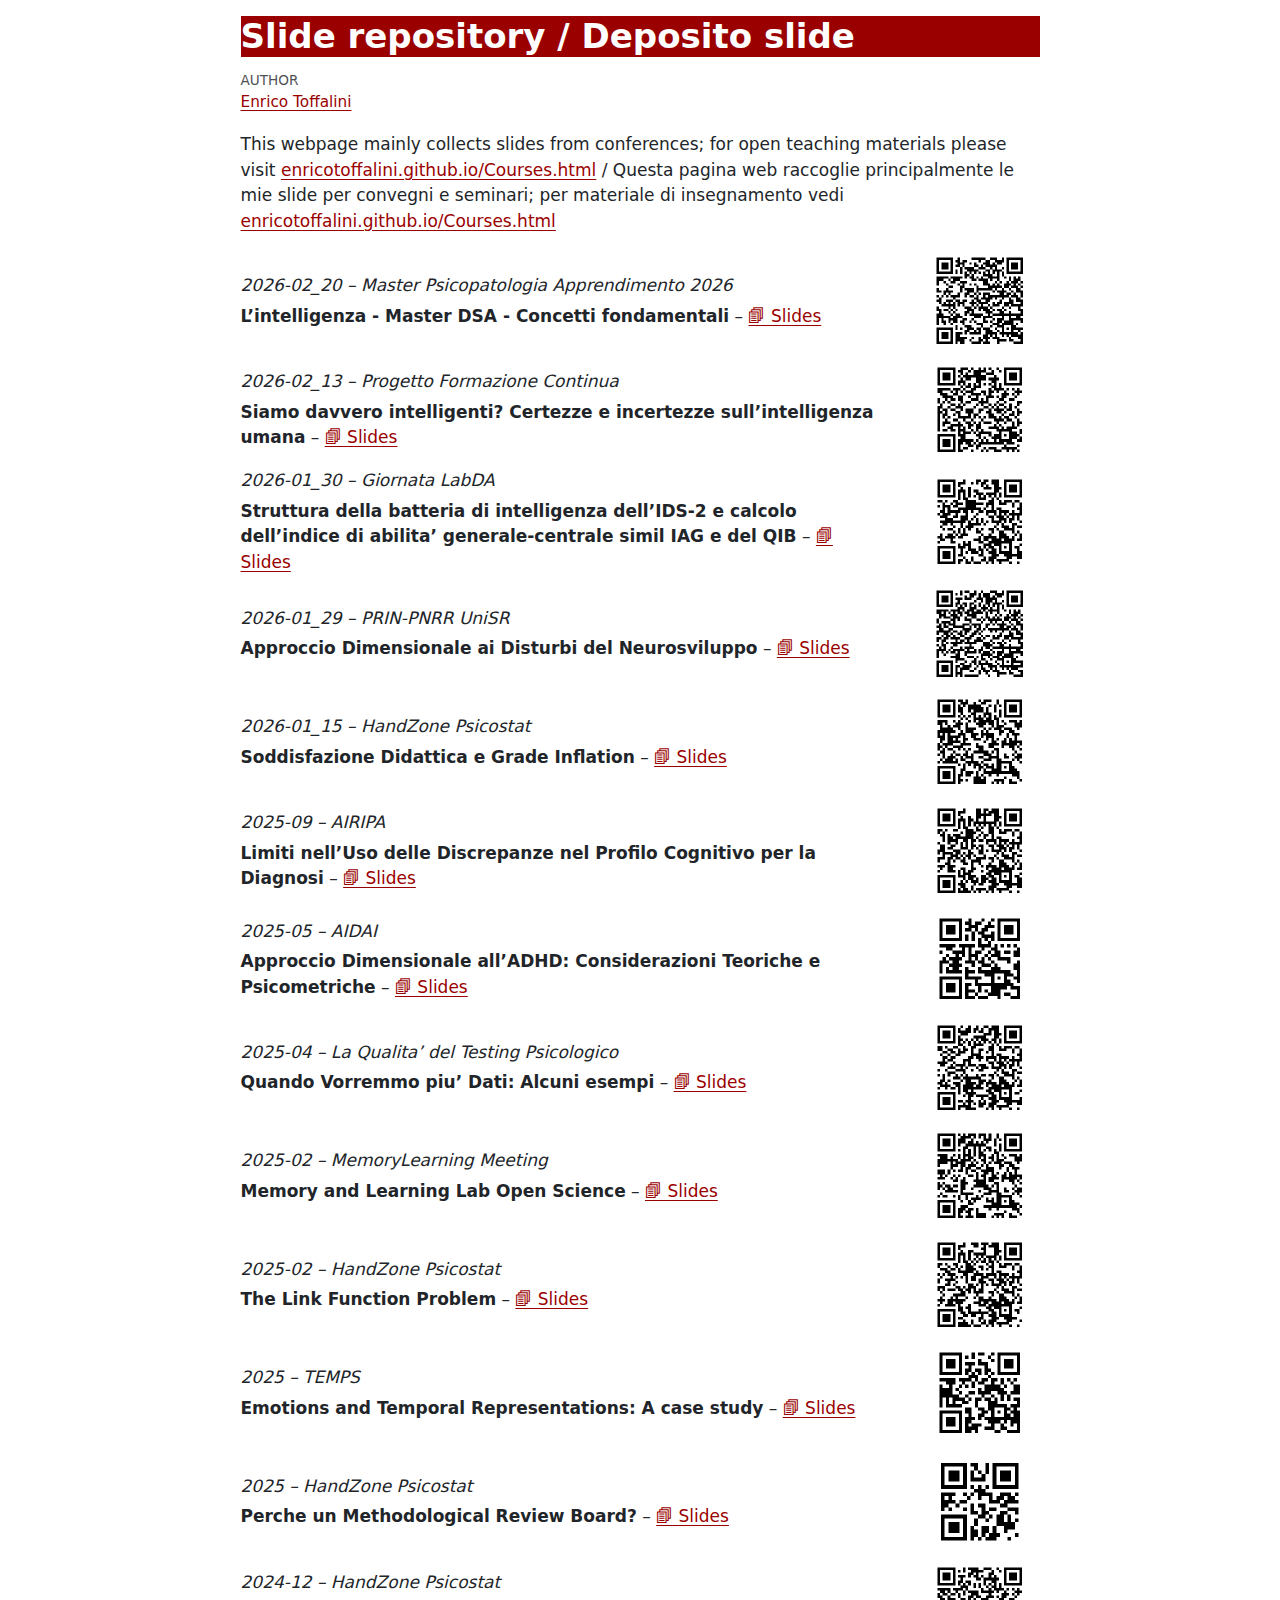
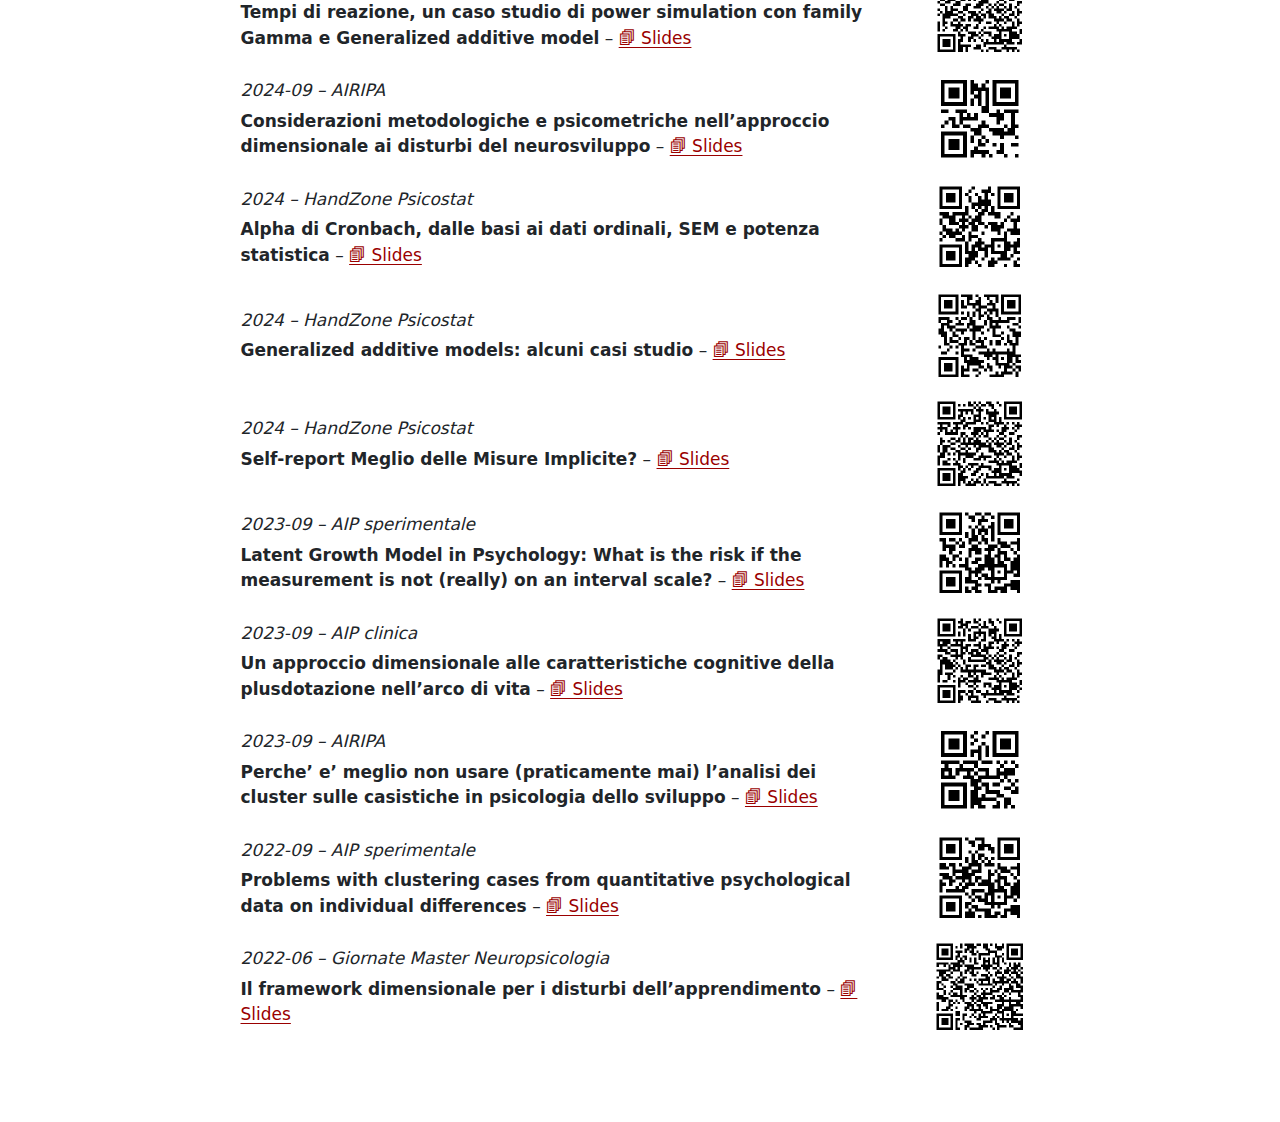
<file: index.html>
<!DOCTYPE html>
<html xmlns="http://www.w3.org/1999/xhtml" lang="en" xml:lang="en"><head>

<meta charset="utf-8">
<meta name="generator" content="quarto-1.7.32">

<meta name="viewport" content="width=device-width, initial-scale=1.0, user-scalable=yes">

<meta name="author" content="Enrico Toffalini">

<title>Slide repository / Deposito slide</title>
<style>
code{white-space: pre-wrap;}
span.smallcaps{font-variant: small-caps;}
div.columns{display: flex; gap: min(4vw, 1.5em);}
div.column{flex: auto; overflow-x: auto;}
div.hanging-indent{margin-left: 1.5em; text-indent: -1.5em;}
ul.task-list{list-style: none;}
ul.task-list li input[type="checkbox"] {
  width: 0.8em;
  margin: 0 0.8em 0.2em -1em; /* quarto-specific, see https://github.com/quarto-dev/quarto-cli/issues/4556 */ 
  vertical-align: middle;
}
</style>


<script src="index_files/libs/clipboard/clipboard.min.js"></script>
<script src="index_files/libs/quarto-html/quarto.js" type="module"></script>
<script src="index_files/libs/quarto-html/tabsets/tabsets.js" type="module"></script>
<script src="index_files/libs/quarto-html/popper.min.js"></script>
<script src="index_files/libs/quarto-html/tippy.umd.min.js"></script>
<script src="index_files/libs/quarto-html/anchor.min.js"></script>
<link href="index_files/libs/quarto-html/tippy.css" rel="stylesheet">
<link href="index_files/libs/quarto-html/quarto-syntax-highlighting-37eea08aefeeee20ff55810ff984fec1.css" rel="stylesheet" id="quarto-text-highlighting-styles">
<script src="index_files/libs/bootstrap/bootstrap.min.js"></script>
<link href="index_files/libs/bootstrap/bootstrap-icons.css" rel="stylesheet">
<link href="index_files/libs/bootstrap/bootstrap-bb462d781dde1847d9e3ccf7736099dd.min.css" rel="stylesheet" append-hash="true" id="quarto-bootstrap" data-mode="light">
<link rel="shortcut icon" href="favicon.png">
<script data-goatcounter="https://enricotoffalini.goatcounter.com/count" async="" src="//gc.zgo.at/count.js"></script>


<link rel="stylesheet" href="styles.css">
</head>

<body class="fullcontent quarto-light">

<div id="quarto-content" class="page-columns page-rows-contents page-layout-article">

<main class="content" id="quarto-document-content">

<header id="title-block-header" class="quarto-title-block default">
<div class="quarto-title">
<h1 class="title">Slide repository / Deposito slide</h1>
</div>



<div class="quarto-title-meta">

    <div>
    <div class="quarto-title-meta-heading">Author</div>
    <div class="quarto-title-meta-contents">
             <p><a href="https://enricotoffalini.github.io" target="_blank"><u>Enrico Toffalini</u></a> </p>
          </div>
  </div>
    
  
    
  </div>
  


</header>


<p>This webpage mainly collects slides from conferences; for open teaching materials please visit <a href="https://enricotoffalini.github.io/Courses.html" target="_blank">enricotoffalini.github.io/Courses.html</a> / Questa pagina web raccoglie principalmente le mie slide per convegni e seminari; per materiale di insegnamento vedi <a href="https://enricotoffalini.github.io/Courses.html" target="_blank">enricotoffalini.github.io/Courses.html</a></p>
<div style="display: flex; align-items: center; justify-content: space-between; gap: 2em; margin-bottom: 0.5em; flex-wrap: wrap;">
<div style="flex: 1 1 400px; min-width: 250px;">
<p style="margin: 0 0 0.3em 0;">
<em>2026-02_20 – Master Psicopatologia Apprendimento 2026</em>
</p>
<strong>L’intelligenza - Master DSA - Concetti fondamentali</strong> – <a href="https://enricotoffalini.github.io/slides/Toffalini-Master-DSA-Intelligenza-2026.pdf" target="_blank">🗐 Slides</a>
</div>
<div style="flex: 0 0 120px; text-align: center;">
<img src="qr/LintelligenzaMasterDSAConcettifondamentali.png" alt="QR code" width="100">
</div>
</div>
<div style="display: flex; align-items: center; justify-content: space-between; gap: 2em; margin-bottom: 0.5em; flex-wrap: wrap;">
<div style="flex: 1 1 400px; min-width: 250px;">
<p style="margin: 0 0 0.3em 0;">
<em>2026-02_13 – Progetto Formazione Continua</em>
</p>
<strong>Siamo davvero intelligenti? Certezze e incertezze sull’intelligenza umana</strong> – <a href="https://enricotoffalini.github.io/slides/PFC-Intelligenza-Umana-2026-02-13.pdf" target="_blank">🗐 Slides</a>
</div>
<div style="flex: 0 0 120px; text-align: center;">
<img src="qr/SiamodavverointelligentiCertezzeeincertezzesullintelligenzaumana.png" alt="QR code" width="100">
</div>
</div>
<div style="display: flex; align-items: center; justify-content: space-between; gap: 2em; margin-bottom: 0.5em; flex-wrap: wrap;">
<div style="flex: 1 1 400px; min-width: 250px;">
<p style="margin: 0 0 0.3em 0;">
<em>2026-01_30 – Giornata LabDA</em>
</p>
<strong>Struttura della batteria di intelligenza dell’IDS-2 e calcolo dell’indice di abilita’ generale-centrale simil IAG e del QIB</strong> – <a href="https://enricotoffalini.github.io/slides/Presentazione-IDS-2.pdf" target="_blank">🗐 Slides</a>
</div>
<div style="flex: 0 0 120px; text-align: center;">
<img src="qr/StrutturadellabatteriadiintelligenzadellIDS2ecalcolodellindicediabilitageneralecentralesimilIAGedelQIB.png" alt="QR code" width="100">
</div>
</div>
<div style="display: flex; align-items: center; justify-content: space-between; gap: 2em; margin-bottom: 0.5em; flex-wrap: wrap;">
<div style="flex: 1 1 400px; min-width: 250px;">
<p style="margin: 0 0 0.3em 0;">
<em>2026-01_29 – PRIN-PNRR UniSR</em>
</p>
<strong>Approccio Dimensionale ai Disturbi del Neurosviluppo</strong> – <a href="https://enricotoffalini.github.io/slides/Toffalini-Talk-Milano-2026-01-29-Approccio-Dimensionale.pdf" target="_blank">🗐 Slides</a>
</div>
<div style="flex: 0 0 120px; text-align: center;">
<img src="qr/ApproccioDimensionaleaiDisturbidelNeurosviluppo.png" alt="QR code" width="100">
</div>
</div>
<div style="display: flex; align-items: center; justify-content: space-between; gap: 2em; margin-bottom: 0.5em; flex-wrap: wrap;">
<div style="flex: 1 1 400px; min-width: 250px;">
<p style="margin: 0 0 0.3em 0;">
<em>2026-01_15 – HandZone Psicostat</em>
</p>
<strong>Soddisfazione Didattica e Grade Inflation</strong> – <a href="https://enricotoffalini.github.io/slides/Soddisfazione-e-Grade-Inflation.pdf" target="_blank">🗐 Slides</a>
</div>
<div style="flex: 0 0 120px; text-align: center;">
<img src="qr/SoddisfazioneDidatticaeGradeInflation.png" alt="QR code" width="100">
</div>
</div>
<div style="display: flex; align-items: center; justify-content: space-between; gap: 2em; margin-bottom: 0.5em; flex-wrap: wrap;">
<div style="flex: 1 1 400px; min-width: 250px;">
<p style="margin: 0 0 0.3em 0;">
<em>2025-09 – AIRIPA</em>
</p>
<strong>Limiti nell’Uso delle Discrepanze nel Profilo Cognitivo per la Diagnosi</strong> – <a href="https://enricotoffalini.github.io/slides/toffalini-airipa-2025.pdf" target="_blank">🗐 Slides</a>
</div>
<div style="flex: 0 0 120px; text-align: center;">
<img src="qr/LimitinellUsodelleDiscrepanzenelProfiloCognitivoperlaDiagnosi.png" alt="QR code" width="100">
</div>
</div>
<div style="display: flex; align-items: center; justify-content: space-between; gap: 2em; margin-bottom: 0.5em; flex-wrap: wrap;">
<div style="flex: 1 1 400px; min-width: 250px;">
<p style="margin: 0 0 0.3em 0;">
<em>2025-05 – AIDAI</em>
</p>
<strong>Approccio Dimensionale all’ADHD: Considerazioni Teoriche e Psicometriche</strong> – <a href="https://enricotoffalini.github.io/slides/AIDAI-2025-Toffalini.pdf" target="_blank">🗐 Slides</a>
</div>
<div style="flex: 0 0 120px; text-align: center;">
<img src="qr/ApproccioDimensionaleallADHDConsiderazioniTeoricheePsicometriche.png" alt="QR code" width="100">
</div>
</div>
<div style="display: flex; align-items: center; justify-content: space-between; gap: 2em; margin-bottom: 0.5em; flex-wrap: wrap;">
<div style="flex: 1 1 400px; min-width: 250px;">
<p style="margin: 0 0 0.3em 0;">
<em>2025-04 – La Qualita’ del Testing Psicologico</em>
</p>
<strong>Quando Vorremmo piu’ Dati: Alcuni esempi</strong> – <a href="https://enricotoffalini.github.io/slides/quando-vorremmo-piu-dati.pdf" target="_blank">🗐 Slides</a>
</div>
<div style="flex: 0 0 120px; text-align: center;">
<img src="qr/QuandoVorremmopiuDatiAlcuniesempi.png" alt="QR code" width="100">
</div>
</div>
<div style="display: flex; align-items: center; justify-content: space-between; gap: 2em; margin-bottom: 0.5em; flex-wrap: wrap;">
<div style="flex: 1 1 400px; min-width: 250px;">
<p style="margin: 0 0 0.3em 0;">
<em>2025-02 – MemoryLearning Meeting</em>
</p>
<strong>Memory and Learning Lab Open Science</strong> – <a href="https://enricotoffalini.github.io/slides/MLOpenScience/index.html" target="_blank">🗐 Slides</a>
</div>
<div style="flex: 0 0 120px; text-align: center;">
<img src="qr/MemoryandLearningLabOpenScience.png" alt="QR code" width="100">
</div>
</div>
<div style="display: flex; align-items: center; justify-content: space-between; gap: 2em; margin-bottom: 0.5em; flex-wrap: wrap;">
<div style="flex: 1 1 400px; min-width: 250px;">
<p style="margin: 0 0 0.3em 0;">
<em>2025-02 – HandZone Psicostat</em>
</p>
<strong>The Link Function Problem</strong> – <a href="https://enricotoffalini.github.io/slides/linkfunc/index.html" target="_blank">🗐 Slides</a>
</div>
<div style="flex: 0 0 120px; text-align: center;">
<img src="qr/TheLinkFunctionProblem.png" alt="QR code" width="100">
</div>
</div>
<div style="display: flex; align-items: center; justify-content: space-between; gap: 2em; margin-bottom: 0.5em; flex-wrap: wrap;">
<div style="flex: 1 1 400px; min-width: 250px;">
<p style="margin: 0 0 0.3em 0;">
<em>2025 – TEMPS</em>
</p>
<strong>Emotions and Temporal Representations: A case study</strong> – <a href="https://enricotoffalini.github.io/slides/temps/cave/index.html" target="_blank">🗐 Slides</a>
</div>
<div style="flex: 0 0 120px; text-align: center;">
<img src="qr/EmotionsandTemporalRepresentationsAcasestudy.png" alt="QR code" width="100">
</div>
</div>
<div style="display: flex; align-items: center; justify-content: space-between; gap: 2em; margin-bottom: 0.5em; flex-wrap: wrap;">
<div style="flex: 1 1 400px; min-width: 250px;">
<p style="margin: 0 0 0.3em 0;">
<em>2025 – HandZone Psicostat</em>
</p>
<strong>Perche un Methodological Review Board?</strong> – <a href="https://enricotoffalini.github.io/slides/MRB/index.html" target="_blank">🗐 Slides</a>
</div>
<div style="flex: 0 0 120px; text-align: center;">
<img src="qr/PercheunMethodologicalReviewBoard.png" alt="QR code" width="100">
</div>
</div>
<div style="display: flex; align-items: center; justify-content: space-between; gap: 2em; margin-bottom: 0.5em; flex-wrap: wrap;">
<div style="flex: 1 1 400px; min-width: 250px;">
<p style="margin: 0 0 0.3em 0;">
<em>2024-12 – HandZone Psicostat</em>
</p>
<strong>Tempi di reazione, un caso studio di power simulation con family Gamma e Generalized additive model</strong> – <a href="https://enricotoffalini.github.io/slides/rtgam/rtgam.html" target="_blank">🗐 Slides</a>
</div>
<div style="flex: 0 0 120px; text-align: center;">
<img src="qr/TempidireazioneuncasostudiodipowersimulationconfamilyGammaeGeneralizedadditivemodel.png" alt="QR code" width="100">
</div>
</div>
<div style="display: flex; align-items: center; justify-content: space-between; gap: 2em; margin-bottom: 0.5em; flex-wrap: wrap;">
<div style="flex: 1 1 400px; min-width: 250px;">
<p style="margin: 0 0 0.3em 0;">
<em>2024-09 – AIRIPA</em>
</p>
<strong>Considerazioni metodologiche e psicometriche nell’approccio dimensionale ai disturbi del neurosviluppo</strong> – <a href="https://enricotoffalini.github.io/slides/airipa2024.pdf" target="_blank">🗐 Slides</a>
</div>
<div style="flex: 0 0 120px; text-align: center;">
<img src="qr/Considerazionimetodologicheepsicometrichenellapprocciodimensionaleaidisturbidelneurosviluppo.png" alt="QR code" width="100">
</div>
</div>
<div style="display: flex; align-items: center; justify-content: space-between; gap: 2em; margin-bottom: 0.5em; flex-wrap: wrap;">
<div style="flex: 1 1 400px; min-width: 250px;">
<p style="margin: 0 0 0.3em 0;">
<em>2024 – HandZone Psicostat</em>
</p>
<strong>Alpha di Cronbach, dalle basi ai dati ordinali, SEM e potenza statistica</strong> – <a href="https://enricotoffalini.github.io/slides/alpha/alphaBase.html" target="_blank">🗐 Slides</a>
</div>
<div style="flex: 0 0 120px; text-align: center;">
<img src="qr/AlphadiCronbachdallebasiaidatiordinaliSEMepotenzastatistica.png" alt="QR code" width="100">
</div>
</div>
<div style="display: flex; align-items: center; justify-content: space-between; gap: 2em; margin-bottom: 0.5em; flex-wrap: wrap;">
<div style="flex: 1 1 400px; min-width: 250px;">
<p style="margin: 0 0 0.3em 0;">
<em>2024 – HandZone Psicostat</em>
</p>
<strong>Generalized additive models: alcuni casi studio</strong> – <a href="https://enricotoffalini.github.io/slides/gam/gam.html" target="_blank">🗐 Slides</a>
</div>
<div style="flex: 0 0 120px; text-align: center;">
<img src="qr/Generalizedadditivemodelsalcunicasistudio.png" alt="QR code" width="100">
</div>
</div>
<div style="display: flex; align-items: center; justify-content: space-between; gap: 2em; margin-bottom: 0.5em; flex-wrap: wrap;">
<div style="flex: 1 1 400px; min-width: 250px;">
<p style="margin: 0 0 0.3em 0;">
<em>2024 – HandZone Psicostat</em>
</p>
<strong>Self-report Meglio delle Misure Implicite?</strong> – <a href="https://enricotoffalini.github.io/slides/Misure-implicite-vs-esplicite.html" target="_blank">🗐 Slides</a>
</div>
<div style="flex: 0 0 120px; text-align: center;">
<img src="qr/SelfreportMegliodelleMisureImplicite.png" alt="QR code" width="100">
</div>
</div>
<div style="display: flex; align-items: center; justify-content: space-between; gap: 2em; margin-bottom: 0.5em; flex-wrap: wrap;">
<div style="flex: 1 1 400px; min-width: 250px;">
<p style="margin: 0 0 0.3em 0;">
<em>2023-09 – AIP sperimentale</em>
</p>
<strong>Latent Growth Model in Psychology: What is the risk if the measurement is not (really) on an interval scale?</strong> – <a href="https://enricotoffalini.github.io/slides/AIP2023/AIP2023LGM_En.pdf" target="_blank">🗐 Slides</a>
</div>
<div style="flex: 0 0 120px; text-align: center;">
<img src="qr/LatentGrowthModelinPsychologyWhatistheriskifthemeasurementisnotreallyonanintervalscale.png" alt="QR code" width="100">
</div>
</div>
<div style="display: flex; align-items: center; justify-content: space-between; gap: 2em; margin-bottom: 0.5em; flex-wrap: wrap;">
<div style="flex: 1 1 400px; min-width: 250px;">
<p style="margin: 0 0 0.3em 0;">
<em>2023-09 – AIP clinica</em>
</p>
<strong>Un approccio dimensionale alle caratteristiche cognitive della plusdotazione nell’arco di vita</strong> – <a href="https://enricotoffalini.github.io/slides/AIP2023/AIP2023Giftedness.pdf" target="_blank">🗐 Slides</a>
</div>
<div style="flex: 0 0 120px; text-align: center;">
<img src="qr/Unapprocciodimensionaleallecaratteristichecognitivedellaplusdotazionenellarcodivita.png" alt="QR code" width="100">
</div>
</div>
<div style="display: flex; align-items: center; justify-content: space-between; gap: 2em; margin-bottom: 0.5em; flex-wrap: wrap;">
<div style="flex: 1 1 400px; min-width: 250px;">
<p style="margin: 0 0 0.3em 0;">
<em>2023-09 – AIRIPA</em>
</p>
<strong>Perche’ e’ meglio non usare (praticamente mai) l’analisi dei cluster sulle casistiche in psicologia dello sviluppo</strong> – <a href="https://enricotoffalini.github.io/slides/airipa2023.pdf" target="_blank">🗐 Slides</a>
</div>
<div style="flex: 0 0 120px; text-align: center;">
<img src="qr/Percheemegliononusarepraticamentemailanalisideiclustersullecasisticheinpsicologiadellosviluppo.png" alt="QR code" width="100">
</div>
</div>
<div style="display: flex; align-items: center; justify-content: space-between; gap: 2em; margin-bottom: 0.5em; flex-wrap: wrap;">
<div style="flex: 1 1 400px; min-width: 250px;">
<p style="margin: 0 0 0.3em 0;">
<em>2022-09 – AIP sperimentale</em>
</p>
<strong>Problems with clustering cases from quantitative psychological data on individual differences</strong> – <a href="https://enricotoffalini.github.io/slides/AIP2022/AIP2022Clusters.pdf" target="_blank">🗐 Slides</a>
</div>
<div style="flex: 0 0 120px; text-align: center;">
<img src="qr/Problemswithclusteringcasesfromquantitativepsychologicaldataonindividualdifferences.png" alt="QR code" width="100">
</div>
</div>
<div style="display: flex; align-items: center; justify-content: space-between; gap: 2em; margin-bottom: 0.5em; flex-wrap: wrap;">
<div style="flex: 1 1 400px; min-width: 250px;">
<p style="margin: 0 0 0.3em 0;">
<em>2022-06 – Giornate Master Neuropsicologia</em>
</p>
<strong>Il framework dimensionale per i disturbi dell’apprendimento</strong> – <a href="https://enricotoffalini.github.io/slides/GiornataMaster2022/GiornataMaster2022.pdf" target="_blank">🗐 Slides</a>
</div>
<div style="flex: 0 0 120px; text-align: center;">
<img src="qr/Ilframeworkdimensionaleperidisturbidellapprendimento.png" alt="QR code" width="100">
</div>
</div>

</main>
<!-- /main column -->
<script id="quarto-html-after-body" type="application/javascript">
  window.document.addEventListener("DOMContentLoaded", function (event) {
    const icon = "";
    const anchorJS = new window.AnchorJS();
    anchorJS.options = {
      placement: 'right',
      icon: icon
    };
    anchorJS.add('.anchored');
    const isCodeAnnotation = (el) => {
      for (const clz of el.classList) {
        if (clz.startsWith('code-annotation-')) {                     
          return true;
        }
      }
      return false;
    }
    const onCopySuccess = function(e) {
      // button target
      const button = e.trigger;
      // don't keep focus
      button.blur();
      // flash "checked"
      button.classList.add('code-copy-button-checked');
      var currentTitle = button.getAttribute("title");
      button.setAttribute("title", "Copied!");
      let tooltip;
      if (window.bootstrap) {
        button.setAttribute("data-bs-toggle", "tooltip");
        button.setAttribute("data-bs-placement", "left");
        button.setAttribute("data-bs-title", "Copied!");
        tooltip = new bootstrap.Tooltip(button, 
          { trigger: "manual", 
            customClass: "code-copy-button-tooltip",
            offset: [0, -8]});
        tooltip.show();    
      }
      setTimeout(function() {
        if (tooltip) {
          tooltip.hide();
          button.removeAttribute("data-bs-title");
          button.removeAttribute("data-bs-toggle");
          button.removeAttribute("data-bs-placement");
        }
        button.setAttribute("title", currentTitle);
        button.classList.remove('code-copy-button-checked');
      }, 1000);
      // clear code selection
      e.clearSelection();
    }
    const getTextToCopy = function(trigger) {
        const codeEl = trigger.previousElementSibling.cloneNode(true);
        for (const childEl of codeEl.children) {
          if (isCodeAnnotation(childEl)) {
            childEl.remove();
          }
        }
        return codeEl.innerText;
    }
    const clipboard = new window.ClipboardJS('.code-copy-button:not([data-in-quarto-modal])', {
      text: getTextToCopy
    });
    clipboard.on('success', onCopySuccess);
    if (window.document.getElementById('quarto-embedded-source-code-modal')) {
      const clipboardModal = new window.ClipboardJS('.code-copy-button[data-in-quarto-modal]', {
        text: getTextToCopy,
        container: window.document.getElementById('quarto-embedded-source-code-modal')
      });
      clipboardModal.on('success', onCopySuccess);
    }
      var localhostRegex = new RegExp(/^(?:http|https):\/\/localhost\:?[0-9]*\//);
      var mailtoRegex = new RegExp(/^mailto:/);
        var filterRegex = new RegExp('/' + window.location.host + '/');
      var isInternal = (href) => {
          return filterRegex.test(href) || localhostRegex.test(href) || mailtoRegex.test(href);
      }
      // Inspect non-navigation links and adorn them if external
     var links = window.document.querySelectorAll('a[href]:not(.nav-link):not(.navbar-brand):not(.toc-action):not(.sidebar-link):not(.sidebar-item-toggle):not(.pagination-link):not(.no-external):not([aria-hidden]):not(.dropdown-item):not(.quarto-navigation-tool):not(.about-link)');
      for (var i=0; i<links.length; i++) {
        const link = links[i];
        if (!isInternal(link.href)) {
          // undo the damage that might have been done by quarto-nav.js in the case of
          // links that we want to consider external
          if (link.dataset.originalHref !== undefined) {
            link.href = link.dataset.originalHref;
          }
        }
      }
    function tippyHover(el, contentFn, onTriggerFn, onUntriggerFn) {
      const config = {
        allowHTML: true,
        maxWidth: 500,
        delay: 100,
        arrow: false,
        appendTo: function(el) {
            return el.parentElement;
        },
        interactive: true,
        interactiveBorder: 10,
        theme: 'quarto',
        placement: 'bottom-start',
      };
      if (contentFn) {
        config.content = contentFn;
      }
      if (onTriggerFn) {
        config.onTrigger = onTriggerFn;
      }
      if (onUntriggerFn) {
        config.onUntrigger = onUntriggerFn;
      }
      window.tippy(el, config); 
    }
    const noterefs = window.document.querySelectorAll('a[role="doc-noteref"]');
    for (var i=0; i<noterefs.length; i++) {
      const ref = noterefs[i];
      tippyHover(ref, function() {
        // use id or data attribute instead here
        let href = ref.getAttribute('data-footnote-href') || ref.getAttribute('href');
        try { href = new URL(href).hash; } catch {}
        const id = href.replace(/^#\/?/, "");
        const note = window.document.getElementById(id);
        if (note) {
          return note.innerHTML;
        } else {
          return "";
        }
      });
    }
    const xrefs = window.document.querySelectorAll('a.quarto-xref');
    const processXRef = (id, note) => {
      // Strip column container classes
      const stripColumnClz = (el) => {
        el.classList.remove("page-full", "page-columns");
        if (el.children) {
          for (const child of el.children) {
            stripColumnClz(child);
          }
        }
      }
      stripColumnClz(note)
      if (id === null || id.startsWith('sec-')) {
        // Special case sections, only their first couple elements
        const container = document.createElement("div");
        if (note.children && note.children.length > 2) {
          container.appendChild(note.children[0].cloneNode(true));
          for (let i = 1; i < note.children.length; i++) {
            const child = note.children[i];
            if (child.tagName === "P" && child.innerText === "") {
              continue;
            } else {
              container.appendChild(child.cloneNode(true));
              break;
            }
          }
          if (window.Quarto?.typesetMath) {
            window.Quarto.typesetMath(container);
          }
          return container.innerHTML
        } else {
          if (window.Quarto?.typesetMath) {
            window.Quarto.typesetMath(note);
          }
          return note.innerHTML;
        }
      } else {
        // Remove any anchor links if they are present
        const anchorLink = note.querySelector('a.anchorjs-link');
        if (anchorLink) {
          anchorLink.remove();
        }
        if (window.Quarto?.typesetMath) {
          window.Quarto.typesetMath(note);
        }
        if (note.classList.contains("callout")) {
          return note.outerHTML;
        } else {
          return note.innerHTML;
        }
      }
    }
    for (var i=0; i<xrefs.length; i++) {
      const xref = xrefs[i];
      tippyHover(xref, undefined, function(instance) {
        instance.disable();
        let url = xref.getAttribute('href');
        let hash = undefined; 
        if (url.startsWith('#')) {
          hash = url;
        } else {
          try { hash = new URL(url).hash; } catch {}
        }
        if (hash) {
          const id = hash.replace(/^#\/?/, "");
          const note = window.document.getElementById(id);
          if (note !== null) {
            try {
              const html = processXRef(id, note.cloneNode(true));
              instance.setContent(html);
            } finally {
              instance.enable();
              instance.show();
            }
          } else {
            // See if we can fetch this
            fetch(url.split('#')[0])
            .then(res => res.text())
            .then(html => {
              const parser = new DOMParser();
              const htmlDoc = parser.parseFromString(html, "text/html");
              const note = htmlDoc.getElementById(id);
              if (note !== null) {
                const html = processXRef(id, note);
                instance.setContent(html);
              } 
            }).finally(() => {
              instance.enable();
              instance.show();
            });
          }
        } else {
          // See if we can fetch a full url (with no hash to target)
          // This is a special case and we should probably do some content thinning / targeting
          fetch(url)
          .then(res => res.text())
          .then(html => {
            const parser = new DOMParser();
            const htmlDoc = parser.parseFromString(html, "text/html");
            const note = htmlDoc.querySelector('main.content');
            if (note !== null) {
              // This should only happen for chapter cross references
              // (since there is no id in the URL)
              // remove the first header
              if (note.children.length > 0 && note.children[0].tagName === "HEADER") {
                note.children[0].remove();
              }
              const html = processXRef(null, note);
              instance.setContent(html);
            } 
          }).finally(() => {
            instance.enable();
            instance.show();
          });
        }
      }, function(instance) {
      });
    }
        let selectedAnnoteEl;
        const selectorForAnnotation = ( cell, annotation) => {
          let cellAttr = 'data-code-cell="' + cell + '"';
          let lineAttr = 'data-code-annotation="' +  annotation + '"';
          const selector = 'span[' + cellAttr + '][' + lineAttr + ']';
          return selector;
        }
        const selectCodeLines = (annoteEl) => {
          const doc = window.document;
          const targetCell = annoteEl.getAttribute("data-target-cell");
          const targetAnnotation = annoteEl.getAttribute("data-target-annotation");
          const annoteSpan = window.document.querySelector(selectorForAnnotation(targetCell, targetAnnotation));
          const lines = annoteSpan.getAttribute("data-code-lines").split(",");
          const lineIds = lines.map((line) => {
            return targetCell + "-" + line;
          })
          let top = null;
          let height = null;
          let parent = null;
          if (lineIds.length > 0) {
              //compute the position of the single el (top and bottom and make a div)
              const el = window.document.getElementById(lineIds[0]);
              top = el.offsetTop;
              height = el.offsetHeight;
              parent = el.parentElement.parentElement;
            if (lineIds.length > 1) {
              const lastEl = window.document.getElementById(lineIds[lineIds.length - 1]);
              const bottom = lastEl.offsetTop + lastEl.offsetHeight;
              height = bottom - top;
            }
            if (top !== null && height !== null && parent !== null) {
              // cook up a div (if necessary) and position it 
              let div = window.document.getElementById("code-annotation-line-highlight");
              if (div === null) {
                div = window.document.createElement("div");
                div.setAttribute("id", "code-annotation-line-highlight");
                div.style.position = 'absolute';
                parent.appendChild(div);
              }
              div.style.top = top - 2 + "px";
              div.style.height = height + 4 + "px";
              div.style.left = 0;
              let gutterDiv = window.document.getElementById("code-annotation-line-highlight-gutter");
              if (gutterDiv === null) {
                gutterDiv = window.document.createElement("div");
                gutterDiv.setAttribute("id", "code-annotation-line-highlight-gutter");
                gutterDiv.style.position = 'absolute';
                const codeCell = window.document.getElementById(targetCell);
                const gutter = codeCell.querySelector('.code-annotation-gutter');
                gutter.appendChild(gutterDiv);
              }
              gutterDiv.style.top = top - 2 + "px";
              gutterDiv.style.height = height + 4 + "px";
            }
            selectedAnnoteEl = annoteEl;
          }
        };
        const unselectCodeLines = () => {
          const elementsIds = ["code-annotation-line-highlight", "code-annotation-line-highlight-gutter"];
          elementsIds.forEach((elId) => {
            const div = window.document.getElementById(elId);
            if (div) {
              div.remove();
            }
          });
          selectedAnnoteEl = undefined;
        };
          // Handle positioning of the toggle
      window.addEventListener(
        "resize",
        throttle(() => {
          elRect = undefined;
          if (selectedAnnoteEl) {
            selectCodeLines(selectedAnnoteEl);
          }
        }, 10)
      );
      function throttle(fn, ms) {
      let throttle = false;
      let timer;
        return (...args) => {
          if(!throttle) { // first call gets through
              fn.apply(this, args);
              throttle = true;
          } else { // all the others get throttled
              if(timer) clearTimeout(timer); // cancel #2
              timer = setTimeout(() => {
                fn.apply(this, args);
                timer = throttle = false;
              }, ms);
          }
        };
      }
        // Attach click handler to the DT
        const annoteDls = window.document.querySelectorAll('dt[data-target-cell]');
        for (const annoteDlNode of annoteDls) {
          annoteDlNode.addEventListener('click', (event) => {
            const clickedEl = event.target;
            if (clickedEl !== selectedAnnoteEl) {
              unselectCodeLines();
              const activeEl = window.document.querySelector('dt[data-target-cell].code-annotation-active');
              if (activeEl) {
                activeEl.classList.remove('code-annotation-active');
              }
              selectCodeLines(clickedEl);
              clickedEl.classList.add('code-annotation-active');
            } else {
              // Unselect the line
              unselectCodeLines();
              clickedEl.classList.remove('code-annotation-active');
            }
          });
        }
    const findCites = (el) => {
      const parentEl = el.parentElement;
      if (parentEl) {
        const cites = parentEl.dataset.cites;
        if (cites) {
          return {
            el,
            cites: cites.split(' ')
          };
        } else {
          return findCites(el.parentElement)
        }
      } else {
        return undefined;
      }
    };
    var bibliorefs = window.document.querySelectorAll('a[role="doc-biblioref"]');
    for (var i=0; i<bibliorefs.length; i++) {
      const ref = bibliorefs[i];
      const citeInfo = findCites(ref);
      if (citeInfo) {
        tippyHover(citeInfo.el, function() {
          var popup = window.document.createElement('div');
          citeInfo.cites.forEach(function(cite) {
            var citeDiv = window.document.createElement('div');
            citeDiv.classList.add('hanging-indent');
            citeDiv.classList.add('csl-entry');
            var biblioDiv = window.document.getElementById('ref-' + cite);
            if (biblioDiv) {
              citeDiv.innerHTML = biblioDiv.innerHTML;
            }
            popup.appendChild(citeDiv);
          });
          return popup.innerHTML;
        });
      }
    }
  });
  </script>
</div> <!-- /content -->




</body></html>
</file>
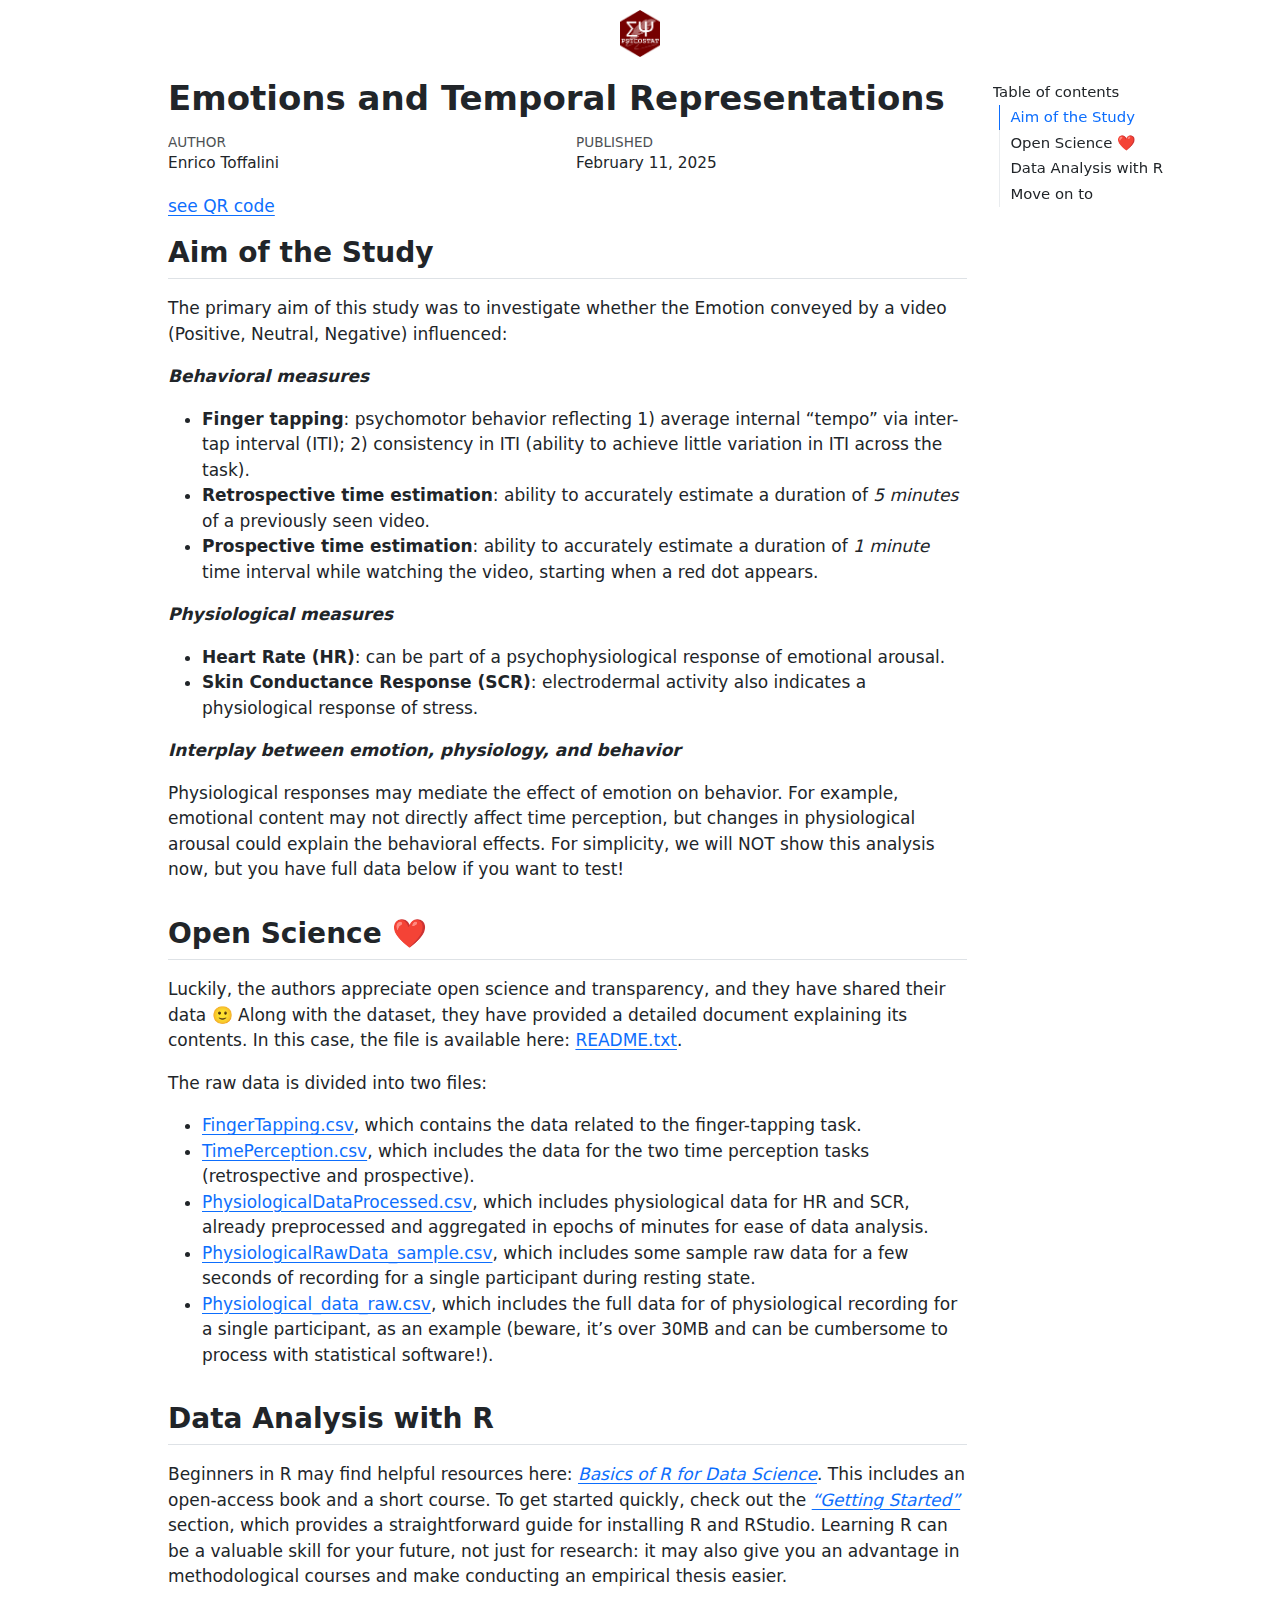
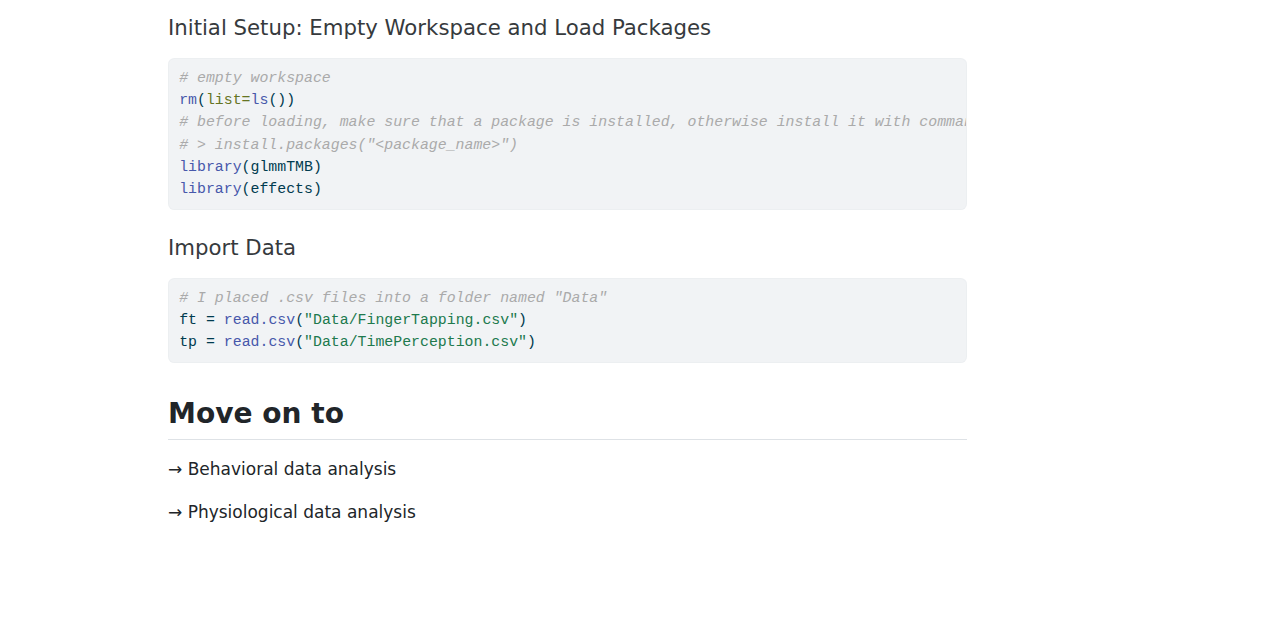
<file: temps/cave/index.html>
<!DOCTYPE html>
<html xmlns="http://www.w3.org/1999/xhtml" lang="en" xml:lang="en"><head>

<meta charset="utf-8">
<meta name="generator" content="quarto-1.4.550">

<meta name="viewport" content="width=device-width, initial-scale=1.0, user-scalable=yes">

<meta name="author" content="Enrico Toffalini">
<meta name="dcterms.date" content="2025-02-11">

<title>Emotions and Temporal Representations</title>
<style>
code{white-space: pre-wrap;}
span.smallcaps{font-variant: small-caps;}
div.columns{display: flex; gap: min(4vw, 1.5em);}
div.column{flex: auto; overflow-x: auto;}
div.hanging-indent{margin-left: 1.5em; text-indent: -1.5em;}
ul.task-list{list-style: none;}
ul.task-list li input[type="checkbox"] {
  width: 0.8em;
  margin: 0 0.8em 0.2em -1em; /* quarto-specific, see https://github.com/quarto-dev/quarto-cli/issues/4556 */ 
  vertical-align: middle;
}
/* CSS for syntax highlighting */
pre > code.sourceCode { white-space: pre; position: relative; }
pre > code.sourceCode > span { line-height: 1.25; }
pre > code.sourceCode > span:empty { height: 1.2em; }
.sourceCode { overflow: visible; }
code.sourceCode > span { color: inherit; text-decoration: inherit; }
div.sourceCode { margin: 1em 0; }
pre.sourceCode { margin: 0; }
@media screen {
div.sourceCode { overflow: auto; }
}
@media print {
pre > code.sourceCode { white-space: pre-wrap; }
pre > code.sourceCode > span { text-indent: -5em; padding-left: 5em; }
}
pre.numberSource code
  { counter-reset: source-line 0; }
pre.numberSource code > span
  { position: relative; left: -4em; counter-increment: source-line; }
pre.numberSource code > span > a:first-child::before
  { content: counter(source-line);
    position: relative; left: -1em; text-align: right; vertical-align: baseline;
    border: none; display: inline-block;
    -webkit-touch-callout: none; -webkit-user-select: none;
    -khtml-user-select: none; -moz-user-select: none;
    -ms-user-select: none; user-select: none;
    padding: 0 4px; width: 4em;
  }
pre.numberSource { margin-left: 3em;  padding-left: 4px; }
div.sourceCode
  {   }
@media screen {
pre > code.sourceCode > span > a:first-child::before { text-decoration: underline; }
}
</style>


<script src="index_files/libs/clipboard/clipboard.min.js"></script>
<script src="index_files/libs/quarto-html/quarto.js"></script>
<script src="index_files/libs/quarto-html/popper.min.js"></script>
<script src="index_files/libs/quarto-html/tippy.umd.min.js"></script>
<script src="index_files/libs/quarto-html/anchor.min.js"></script>
<link href="index_files/libs/quarto-html/tippy.css" rel="stylesheet">
<link href="index_files/libs/quarto-html/quarto-syntax-highlighting.css" rel="stylesheet" id="quarto-text-highlighting-styles">
<script src="index_files/libs/bootstrap/bootstrap.min.js"></script>
<link href="index_files/libs/bootstrap/bootstrap-icons.css" rel="stylesheet">
<link href="index_files/libs/bootstrap/bootstrap.min.css" rel="stylesheet" id="quarto-bootstrap" data-mode="light">
<link rel="shortcut icon" href="assets/faviconpsicostat2.png">
</head><body><img src="assets/psicostat.png" alt="Logo" style="width:40px; margin: 5px auto; display: block; margin-top: 10px;">


<link rel="stylesheet" href="assets/custom.css">




<div id="quarto-content" class="page-columns page-rows-contents page-layout-article">
<div id="quarto-margin-sidebar" class="sidebar margin-sidebar">
  <nav id="TOC" role="doc-toc" class="toc-active">
    <h2 id="toc-title">Table of contents</h2>
   
  <ul class="collapse">
  <li><a href="#aim-of-the-study" id="toc-aim-of-the-study" class="nav-link active" data-scroll-target="#aim-of-the-study">Aim of the Study</a></li>
  <li><a href="#open-science" id="toc-open-science" class="nav-link" data-scroll-target="#open-science">Open Science ❤️</a></li>
  <li><a href="#data-analysis-with-r" id="toc-data-analysis-with-r" class="nav-link" data-scroll-target="#data-analysis-with-r">Data Analysis with R</a></li>
  <li><a href="#move-on-to" id="toc-move-on-to" class="nav-link" data-scroll-target="#move-on-to">Move on to</a></li>
  </ul>
</nav>
</div>
<main class="content" id="quarto-document-content">

<header id="title-block-header" class="quarto-title-block default">
<div class="quarto-title">
<h1 class="title">Emotions and Temporal Representations</h1>
</div>



<div class="quarto-title-meta">

    <div>
    <div class="quarto-title-meta-heading">Author</div>
    <div class="quarto-title-meta-contents">
             <p>Enrico Toffalini </p>
          </div>
  </div>
    
    <div>
    <div class="quarto-title-meta-heading">Published</div>
    <div class="quarto-title-meta-contents">
      <p class="date">February 11, 2025</p>
    </div>
  </div>
  
    
  </div>
  


</header>


<p><a href="qrcode.png" target="_blank">see QR code</a></p>
<section id="aim-of-the-study" class="level2">
<h2 class="anchored" data-anchor-id="aim-of-the-study">Aim of the Study</h2>
<p>The primary aim of this study was to investigate whether the Emotion conveyed by a video (Positive, Neutral, Negative) influenced:</p>
<p><strong><em>Behavioral measures</em></strong></p>
<ul>
<li><strong>Finger tapping</strong>: psychomotor behavior reflecting 1) average internal “tempo” via inter-tap interval (ITI); 2) consistency in ITI (ability to achieve little variation in ITI across the task).</li>
<li><strong>Retrospective time estimation</strong>: ability to accurately estimate a duration of <em>5 minutes</em> of a previously seen video.</li>
<li><strong>Prospective time estimation</strong>: ability to accurately estimate a duration of <em>1 minute</em> time interval while watching the video, starting when a red dot appears.</li>
</ul>
<p><strong><em>Physiological measures</em></strong></p>
<ul>
<li><strong>Heart Rate (HR)</strong>: can be part of a psychophysiological response of emotional arousal.</li>
<li><strong>Skin Conductance Response (SCR)</strong>: electrodermal activity also indicates a physiological response of stress.</li>
</ul>
<p><strong><em>Interplay between emotion, physiology, and behavior</em></strong></p>
<p>Physiological responses may mediate the effect of emotion on behavior. For example, emotional content may not directly affect time perception, but changes in physiological arousal could explain the behavioral effects. For simplicity, we will NOT show this analysis now, but you have full data below if you want to test!</p>
</section>
<section id="open-science" class="level2">
<h2 class="anchored" data-anchor-id="open-science">Open Science ❤️</h2>
<p>Luckily, the authors appreciate open science and transparency, and they have shared their data 🙂 Along with the dataset, they have provided a detailed document explaining its contents. In this case, the file is available here: <a href="Data/README.txt" download="">README.txt</a>.</p>
<p>The raw data is divided into two files:</p>
<ul>
<li><a href="Data/FingerTapping.csv" download="">FingerTapping.csv</a>, which contains the data related to the finger-tapping task.</li>
<li><a href="Data/TimePerception.csv" download="">TimePerception.csv</a>, which includes the data for the two time perception tasks (retrospective and prospective).</li>
<li><a href="Data/PhysiologicalDataProcessed.csv" download="">PhysiologicalDataProcessed.csv</a>, which includes physiological data for HR and SCR, already preprocessed and aggregated in epochs of minutes for ease of data analysis.</li>
<li><a href="Data/PhysiologicalRawData_sample.csv" target="_blank">PhysiologicalRawData_sample.csv</a>, which includes some sample raw data for a few seconds of recording for a single participant during resting state.</li>
<li><a href="https://drive.google.com/file/d/1k2YdD1gYCIxSqS6V8R0PkmrOJ4L3h0An/view?usp=sharing" download="">Physiological_data_raw.csv</a>, which includes the full data for of physiological recording for a single participant, as an example (beware, it’s over 30MB and can be cumbersome to process with statistical software!).</li>
</ul>
</section>
<section id="data-analysis-with-r" class="level2">
<h2 class="anchored" data-anchor-id="data-analysis-with-r">Data Analysis with R</h2>
<p>Beginners in R may find helpful resources here: <a href="https://enricotoffalini.github.io/Basics-R/" target="_blank"><em>Basics of R for Data Science</em></a>. This includes an open-access book and a short course. To get started quickly, check out the <a href="https://enricotoffalini.github.io/Basics-R/#getting-started" target="_blank"><em>“Getting Started”</em></a> section, which provides a straightforward guide for installing R and RStudio. Learning R can be a valuable skill for your future, not just for research: it may also give you an advantage in methodological courses and make conducting an empirical thesis easier.</p>
<section id="initial-setup-empty-workspace-and-load-packages" class="level4">
<h4 class="anchored" data-anchor-id="initial-setup-empty-workspace-and-load-packages">Initial Setup: Empty Workspace and Load Packages</h4>
<div class="cell">
<div class="sourceCode cell-code" id="cb1"><pre class="sourceCode r code-with-copy"><code class="sourceCode r"><span id="cb1-1"><a href="#cb1-1" aria-hidden="true" tabindex="-1"></a><span class="co"># empty workspace</span></span>
<span id="cb1-2"><a href="#cb1-2" aria-hidden="true" tabindex="-1"></a><span class="fu">rm</span>(<span class="at">list=</span><span class="fu">ls</span>())</span>
<span id="cb1-3"><a href="#cb1-3" aria-hidden="true" tabindex="-1"></a><span class="co"># before loading, make sure that a package is installed, otherwise install it with command </span></span>
<span id="cb1-4"><a href="#cb1-4" aria-hidden="true" tabindex="-1"></a><span class="co"># &gt; install.packages("&lt;package_name&gt;")</span></span>
<span id="cb1-5"><a href="#cb1-5" aria-hidden="true" tabindex="-1"></a><span class="fu">library</span>(glmmTMB)</span>
<span id="cb1-6"><a href="#cb1-6" aria-hidden="true" tabindex="-1"></a><span class="fu">library</span>(effects)</span></code><button title="Copy to Clipboard" class="code-copy-button"><i class="bi"></i></button></pre></div>
</div>
</section>
<section id="import-data" class="level4">
<h4 class="anchored" data-anchor-id="import-data">Import Data</h4>
<div class="cell">
<div class="sourceCode cell-code" id="cb2"><pre class="sourceCode r code-with-copy"><code class="sourceCode r"><span id="cb2-1"><a href="#cb2-1" aria-hidden="true" tabindex="-1"></a><span class="co"># I placed .csv files into a folder named "Data"</span></span>
<span id="cb2-2"><a href="#cb2-2" aria-hidden="true" tabindex="-1"></a>ft <span class="ot">=</span> <span class="fu">read.csv</span>(<span class="st">"Data/FingerTapping.csv"</span>)</span>
<span id="cb2-3"><a href="#cb2-3" aria-hidden="true" tabindex="-1"></a>tp <span class="ot">=</span> <span class="fu">read.csv</span>(<span class="st">"Data/TimePerception.csv"</span>)</span></code><button title="Copy to Clipboard" class="code-copy-button"><i class="bi"></i></button></pre></div>
</div>
</section>
</section>
<section id="move-on-to" class="level2">
<h2 class="anchored" data-anchor-id="move-on-to">Move on to</h2>
<p>→ Behavioral data analysis</p>
<p>→ Physiological data analysis</p>
</section>

</main>
<!-- /main column -->
<script id="quarto-html-after-body" type="application/javascript">
window.document.addEventListener("DOMContentLoaded", function (event) {
  const toggleBodyColorMode = (bsSheetEl) => {
    const mode = bsSheetEl.getAttribute("data-mode");
    const bodyEl = window.document.querySelector("body");
    if (mode === "dark") {
      bodyEl.classList.add("quarto-dark");
      bodyEl.classList.remove("quarto-light");
    } else {
      bodyEl.classList.add("quarto-light");
      bodyEl.classList.remove("quarto-dark");
    }
  }
  const toggleBodyColorPrimary = () => {
    const bsSheetEl = window.document.querySelector("link#quarto-bootstrap");
    if (bsSheetEl) {
      toggleBodyColorMode(bsSheetEl);
    }
  }
  toggleBodyColorPrimary();  
  const icon = "";
  const anchorJS = new window.AnchorJS();
  anchorJS.options = {
    placement: 'right',
    icon: icon
  };
  anchorJS.add('.anchored');
  const isCodeAnnotation = (el) => {
    for (const clz of el.classList) {
      if (clz.startsWith('code-annotation-')) {                     
        return true;
      }
    }
    return false;
  }
  const clipboard = new window.ClipboardJS('.code-copy-button', {
    text: function(trigger) {
      const codeEl = trigger.previousElementSibling.cloneNode(true);
      for (const childEl of codeEl.children) {
        if (isCodeAnnotation(childEl)) {
          childEl.remove();
        }
      }
      return codeEl.innerText;
    }
  });
  clipboard.on('success', function(e) {
    // button target
    const button = e.trigger;
    // don't keep focus
    button.blur();
    // flash "checked"
    button.classList.add('code-copy-button-checked');
    var currentTitle = button.getAttribute("title");
    button.setAttribute("title", "Copied!");
    let tooltip;
    if (window.bootstrap) {
      button.setAttribute("data-bs-toggle", "tooltip");
      button.setAttribute("data-bs-placement", "left");
      button.setAttribute("data-bs-title", "Copied!");
      tooltip = new bootstrap.Tooltip(button, 
        { trigger: "manual", 
          customClass: "code-copy-button-tooltip",
          offset: [0, -8]});
      tooltip.show();    
    }
    setTimeout(function() {
      if (tooltip) {
        tooltip.hide();
        button.removeAttribute("data-bs-title");
        button.removeAttribute("data-bs-toggle");
        button.removeAttribute("data-bs-placement");
      }
      button.setAttribute("title", currentTitle);
      button.classList.remove('code-copy-button-checked');
    }, 1000);
    // clear code selection
    e.clearSelection();
  });
  function tippyHover(el, contentFn, onTriggerFn, onUntriggerFn) {
    const config = {
      allowHTML: true,
      maxWidth: 500,
      delay: 100,
      arrow: false,
      appendTo: function(el) {
          return el.parentElement;
      },
      interactive: true,
      interactiveBorder: 10,
      theme: 'quarto',
      placement: 'bottom-start',
    };
    if (contentFn) {
      config.content = contentFn;
    }
    if (onTriggerFn) {
      config.onTrigger = onTriggerFn;
    }
    if (onUntriggerFn) {
      config.onUntrigger = onUntriggerFn;
    }
    window.tippy(el, config); 
  }
  const noterefs = window.document.querySelectorAll('a[role="doc-noteref"]');
  for (var i=0; i<noterefs.length; i++) {
    const ref = noterefs[i];
    tippyHover(ref, function() {
      // use id or data attribute instead here
      let href = ref.getAttribute('data-footnote-href') || ref.getAttribute('href');
      try { href = new URL(href).hash; } catch {}
      const id = href.replace(/^#\/?/, "");
      const note = window.document.getElementById(id);
      return note.innerHTML;
    });
  }
  const xrefs = window.document.querySelectorAll('a.quarto-xref');
  const processXRef = (id, note) => {
    // Strip column container classes
    const stripColumnClz = (el) => {
      el.classList.remove("page-full", "page-columns");
      if (el.children) {
        for (const child of el.children) {
          stripColumnClz(child);
        }
      }
    }
    stripColumnClz(note)
    if (id === null || id.startsWith('sec-')) {
      // Special case sections, only their first couple elements
      const container = document.createElement("div");
      if (note.children && note.children.length > 2) {
        container.appendChild(note.children[0].cloneNode(true));
        for (let i = 1; i < note.children.length; i++) {
          const child = note.children[i];
          if (child.tagName === "P" && child.innerText === "") {
            continue;
          } else {
            container.appendChild(child.cloneNode(true));
            break;
          }
        }
        if (window.Quarto?.typesetMath) {
          window.Quarto.typesetMath(container);
        }
        return container.innerHTML
      } else {
        if (window.Quarto?.typesetMath) {
          window.Quarto.typesetMath(note);
        }
        return note.innerHTML;
      }
    } else {
      // Remove any anchor links if they are present
      const anchorLink = note.querySelector('a.anchorjs-link');
      if (anchorLink) {
        anchorLink.remove();
      }
      if (window.Quarto?.typesetMath) {
        window.Quarto.typesetMath(note);
      }
      // TODO in 1.5, we should make sure this works without a callout special case
      if (note.classList.contains("callout")) {
        return note.outerHTML;
      } else {
        return note.innerHTML;
      }
    }
  }
  for (var i=0; i<xrefs.length; i++) {
    const xref = xrefs[i];
    tippyHover(xref, undefined, function(instance) {
      instance.disable();
      let url = xref.getAttribute('href');
      let hash = undefined; 
      if (url.startsWith('#')) {
        hash = url;
      } else {
        try { hash = new URL(url).hash; } catch {}
      }
      if (hash) {
        const id = hash.replace(/^#\/?/, "");
        const note = window.document.getElementById(id);
        if (note !== null) {
          try {
            const html = processXRef(id, note.cloneNode(true));
            instance.setContent(html);
          } finally {
            instance.enable();
            instance.show();
          }
        } else {
          // See if we can fetch this
          fetch(url.split('#')[0])
          .then(res => res.text())
          .then(html => {
            const parser = new DOMParser();
            const htmlDoc = parser.parseFromString(html, "text/html");
            const note = htmlDoc.getElementById(id);
            if (note !== null) {
              const html = processXRef(id, note);
              instance.setContent(html);
            } 
          }).finally(() => {
            instance.enable();
            instance.show();
          });
        }
      } else {
        // See if we can fetch a full url (with no hash to target)
        // This is a special case and we should probably do some content thinning / targeting
        fetch(url)
        .then(res => res.text())
        .then(html => {
          const parser = new DOMParser();
          const htmlDoc = parser.parseFromString(html, "text/html");
          const note = htmlDoc.querySelector('main.content');
          if (note !== null) {
            // This should only happen for chapter cross references
            // (since there is no id in the URL)
            // remove the first header
            if (note.children.length > 0 && note.children[0].tagName === "HEADER") {
              note.children[0].remove();
            }
            const html = processXRef(null, note);
            instance.setContent(html);
          } 
        }).finally(() => {
          instance.enable();
          instance.show();
        });
      }
    }, function(instance) {
    });
  }
      let selectedAnnoteEl;
      const selectorForAnnotation = ( cell, annotation) => {
        let cellAttr = 'data-code-cell="' + cell + '"';
        let lineAttr = 'data-code-annotation="' +  annotation + '"';
        const selector = 'span[' + cellAttr + '][' + lineAttr + ']';
        return selector;
      }
      const selectCodeLines = (annoteEl) => {
        const doc = window.document;
        const targetCell = annoteEl.getAttribute("data-target-cell");
        const targetAnnotation = annoteEl.getAttribute("data-target-annotation");
        const annoteSpan = window.document.querySelector(selectorForAnnotation(targetCell, targetAnnotation));
        const lines = annoteSpan.getAttribute("data-code-lines").split(",");
        const lineIds = lines.map((line) => {
          return targetCell + "-" + line;
        })
        let top = null;
        let height = null;
        let parent = null;
        if (lineIds.length > 0) {
            //compute the position of the single el (top and bottom and make a div)
            const el = window.document.getElementById(lineIds[0]);
            top = el.offsetTop;
            height = el.offsetHeight;
            parent = el.parentElement.parentElement;
          if (lineIds.length > 1) {
            const lastEl = window.document.getElementById(lineIds[lineIds.length - 1]);
            const bottom = lastEl.offsetTop + lastEl.offsetHeight;
            height = bottom - top;
          }
          if (top !== null && height !== null && parent !== null) {
            // cook up a div (if necessary) and position it 
            let div = window.document.getElementById("code-annotation-line-highlight");
            if (div === null) {
              div = window.document.createElement("div");
              div.setAttribute("id", "code-annotation-line-highlight");
              div.style.position = 'absolute';
              parent.appendChild(div);
            }
            div.style.top = top - 2 + "px";
            div.style.height = height + 4 + "px";
            div.style.left = 0;
            let gutterDiv = window.document.getElementById("code-annotation-line-highlight-gutter");
            if (gutterDiv === null) {
              gutterDiv = window.document.createElement("div");
              gutterDiv.setAttribute("id", "code-annotation-line-highlight-gutter");
              gutterDiv.style.position = 'absolute';
              const codeCell = window.document.getElementById(targetCell);
              const gutter = codeCell.querySelector('.code-annotation-gutter');
              gutter.appendChild(gutterDiv);
            }
            gutterDiv.style.top = top - 2 + "px";
            gutterDiv.style.height = height + 4 + "px";
          }
          selectedAnnoteEl = annoteEl;
        }
      };
      const unselectCodeLines = () => {
        const elementsIds = ["code-annotation-line-highlight", "code-annotation-line-highlight-gutter"];
        elementsIds.forEach((elId) => {
          const div = window.document.getElementById(elId);
          if (div) {
            div.remove();
          }
        });
        selectedAnnoteEl = undefined;
      };
        // Handle positioning of the toggle
    window.addEventListener(
      "resize",
      throttle(() => {
        elRect = undefined;
        if (selectedAnnoteEl) {
          selectCodeLines(selectedAnnoteEl);
        }
      }, 10)
    );
    function throttle(fn, ms) {
    let throttle = false;
    let timer;
      return (...args) => {
        if(!throttle) { // first call gets through
            fn.apply(this, args);
            throttle = true;
        } else { // all the others get throttled
            if(timer) clearTimeout(timer); // cancel #2
            timer = setTimeout(() => {
              fn.apply(this, args);
              timer = throttle = false;
            }, ms);
        }
      };
    }
      // Attach click handler to the DT
      const annoteDls = window.document.querySelectorAll('dt[data-target-cell]');
      for (const annoteDlNode of annoteDls) {
        annoteDlNode.addEventListener('click', (event) => {
          const clickedEl = event.target;
          if (clickedEl !== selectedAnnoteEl) {
            unselectCodeLines();
            const activeEl = window.document.querySelector('dt[data-target-cell].code-annotation-active');
            if (activeEl) {
              activeEl.classList.remove('code-annotation-active');
            }
            selectCodeLines(clickedEl);
            clickedEl.classList.add('code-annotation-active');
          } else {
            // Unselect the line
            unselectCodeLines();
            clickedEl.classList.remove('code-annotation-active');
          }
        });
      }
  const findCites = (el) => {
    const parentEl = el.parentElement;
    if (parentEl) {
      const cites = parentEl.dataset.cites;
      if (cites) {
        return {
          el,
          cites: cites.split(' ')
        };
      } else {
        return findCites(el.parentElement)
      }
    } else {
      return undefined;
    }
  };
  var bibliorefs = window.document.querySelectorAll('a[role="doc-biblioref"]');
  for (var i=0; i<bibliorefs.length; i++) {
    const ref = bibliorefs[i];
    const citeInfo = findCites(ref);
    if (citeInfo) {
      tippyHover(citeInfo.el, function() {
        var popup = window.document.createElement('div');
        citeInfo.cites.forEach(function(cite) {
          var citeDiv = window.document.createElement('div');
          citeDiv.classList.add('hanging-indent');
          citeDiv.classList.add('csl-entry');
          var biblioDiv = window.document.getElementById('ref-' + cite);
          if (biblioDiv) {
            citeDiv.innerHTML = biblioDiv.innerHTML;
          }
          popup.appendChild(citeDiv);
        });
        return popup.innerHTML;
      });
    }
  }
});
</script>
</div> <!-- /content -->




</body></html>
</file>
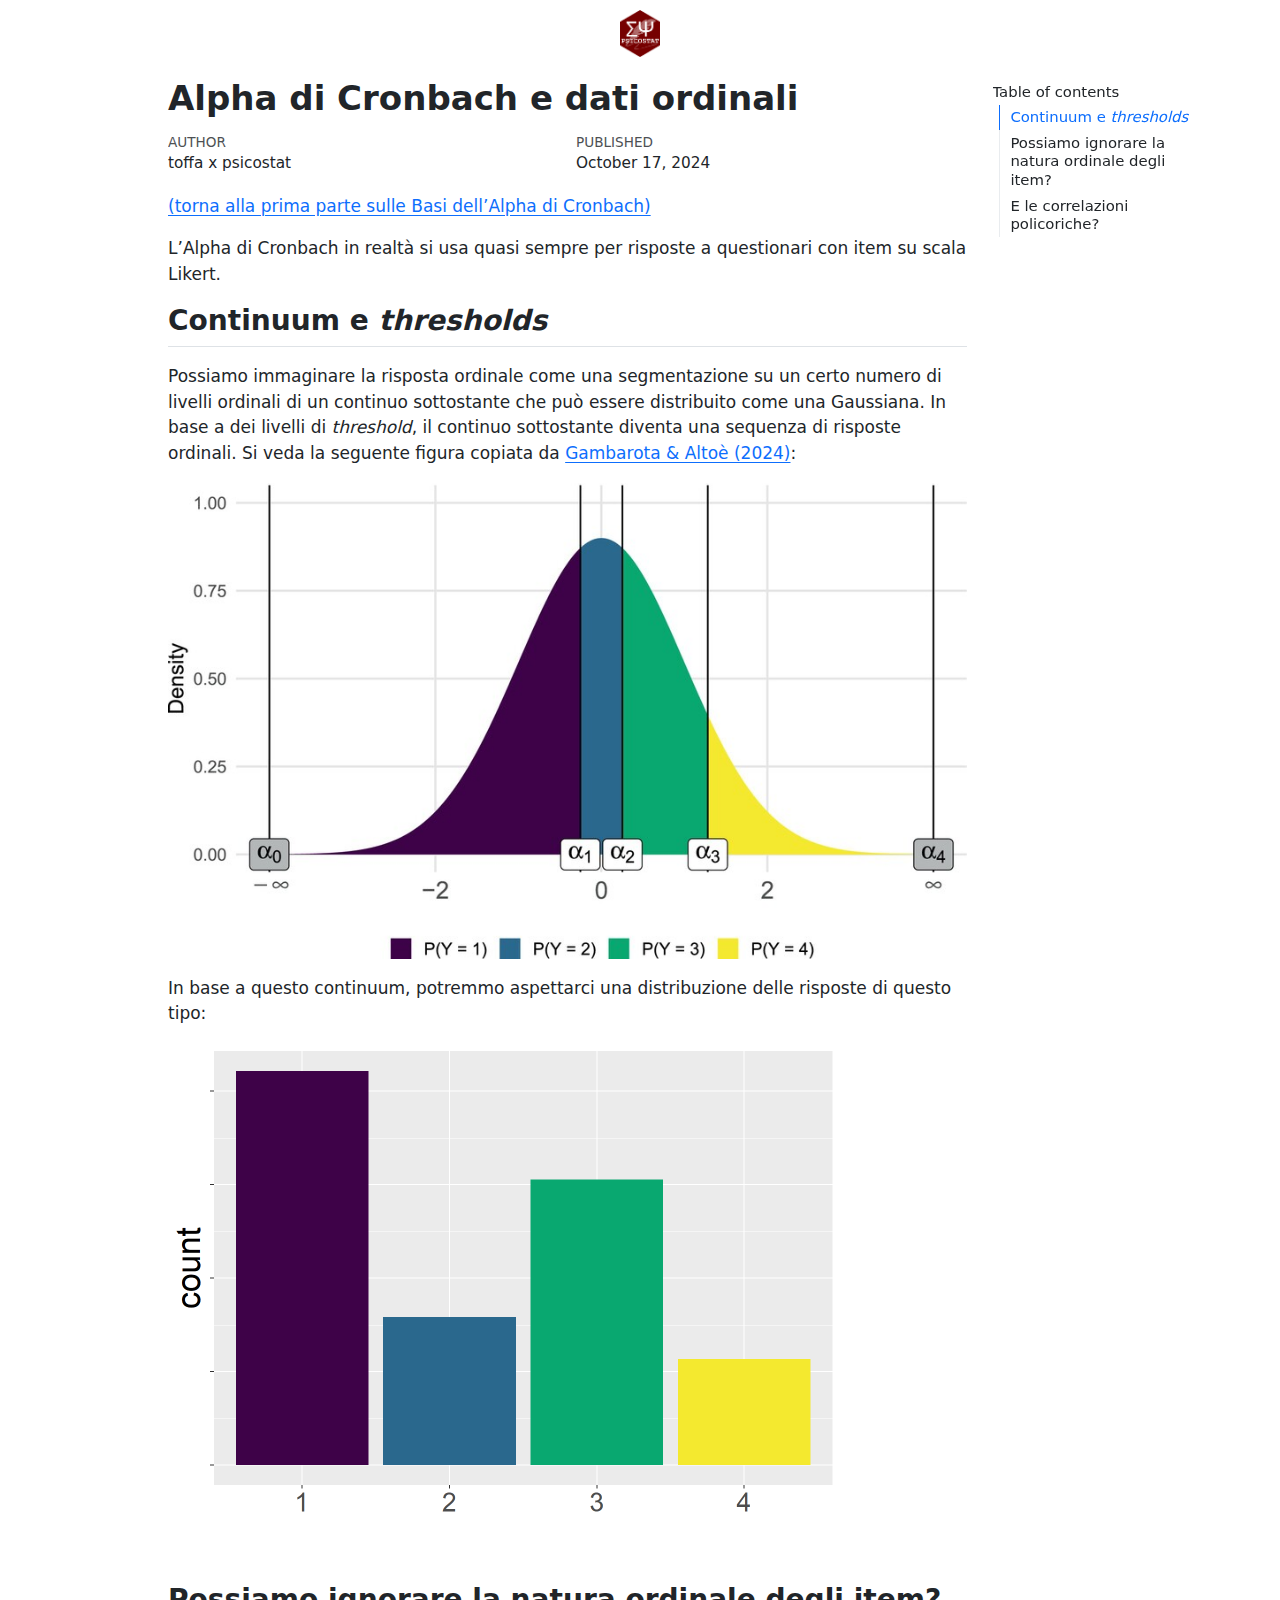
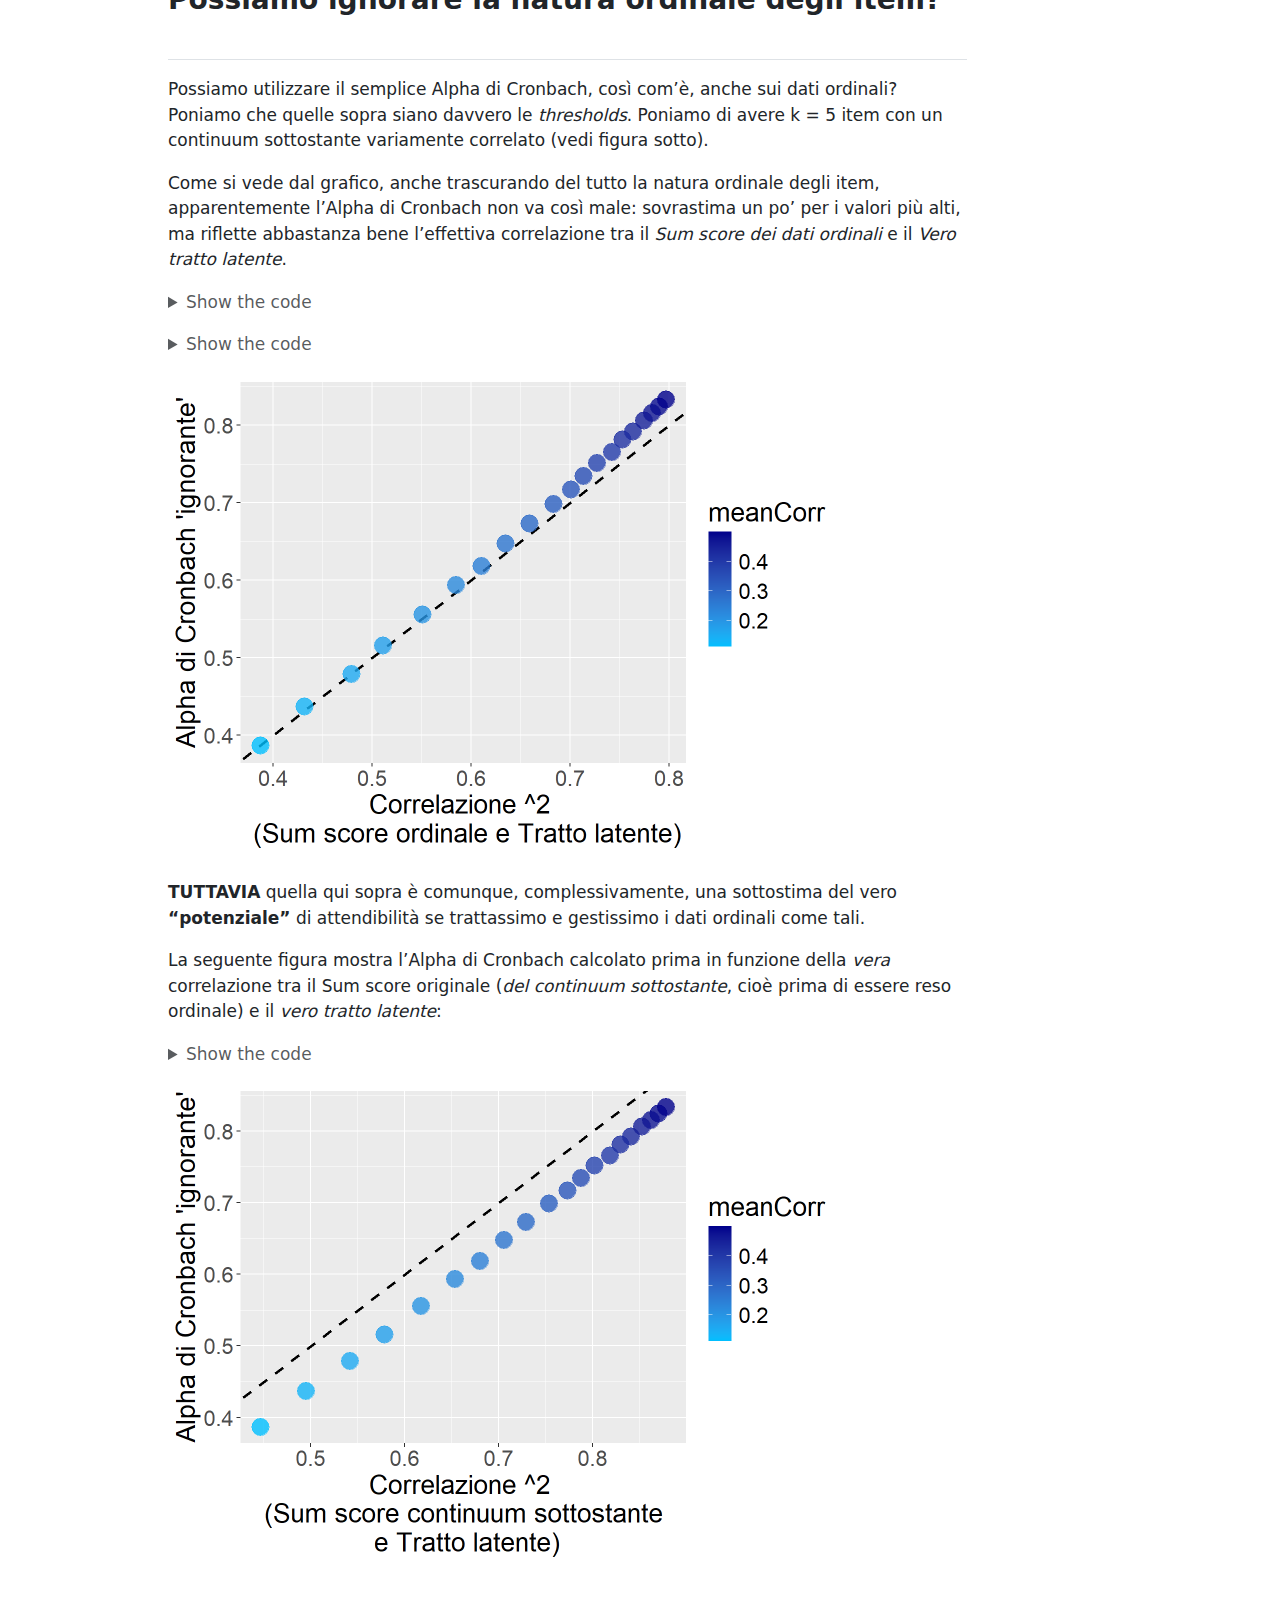
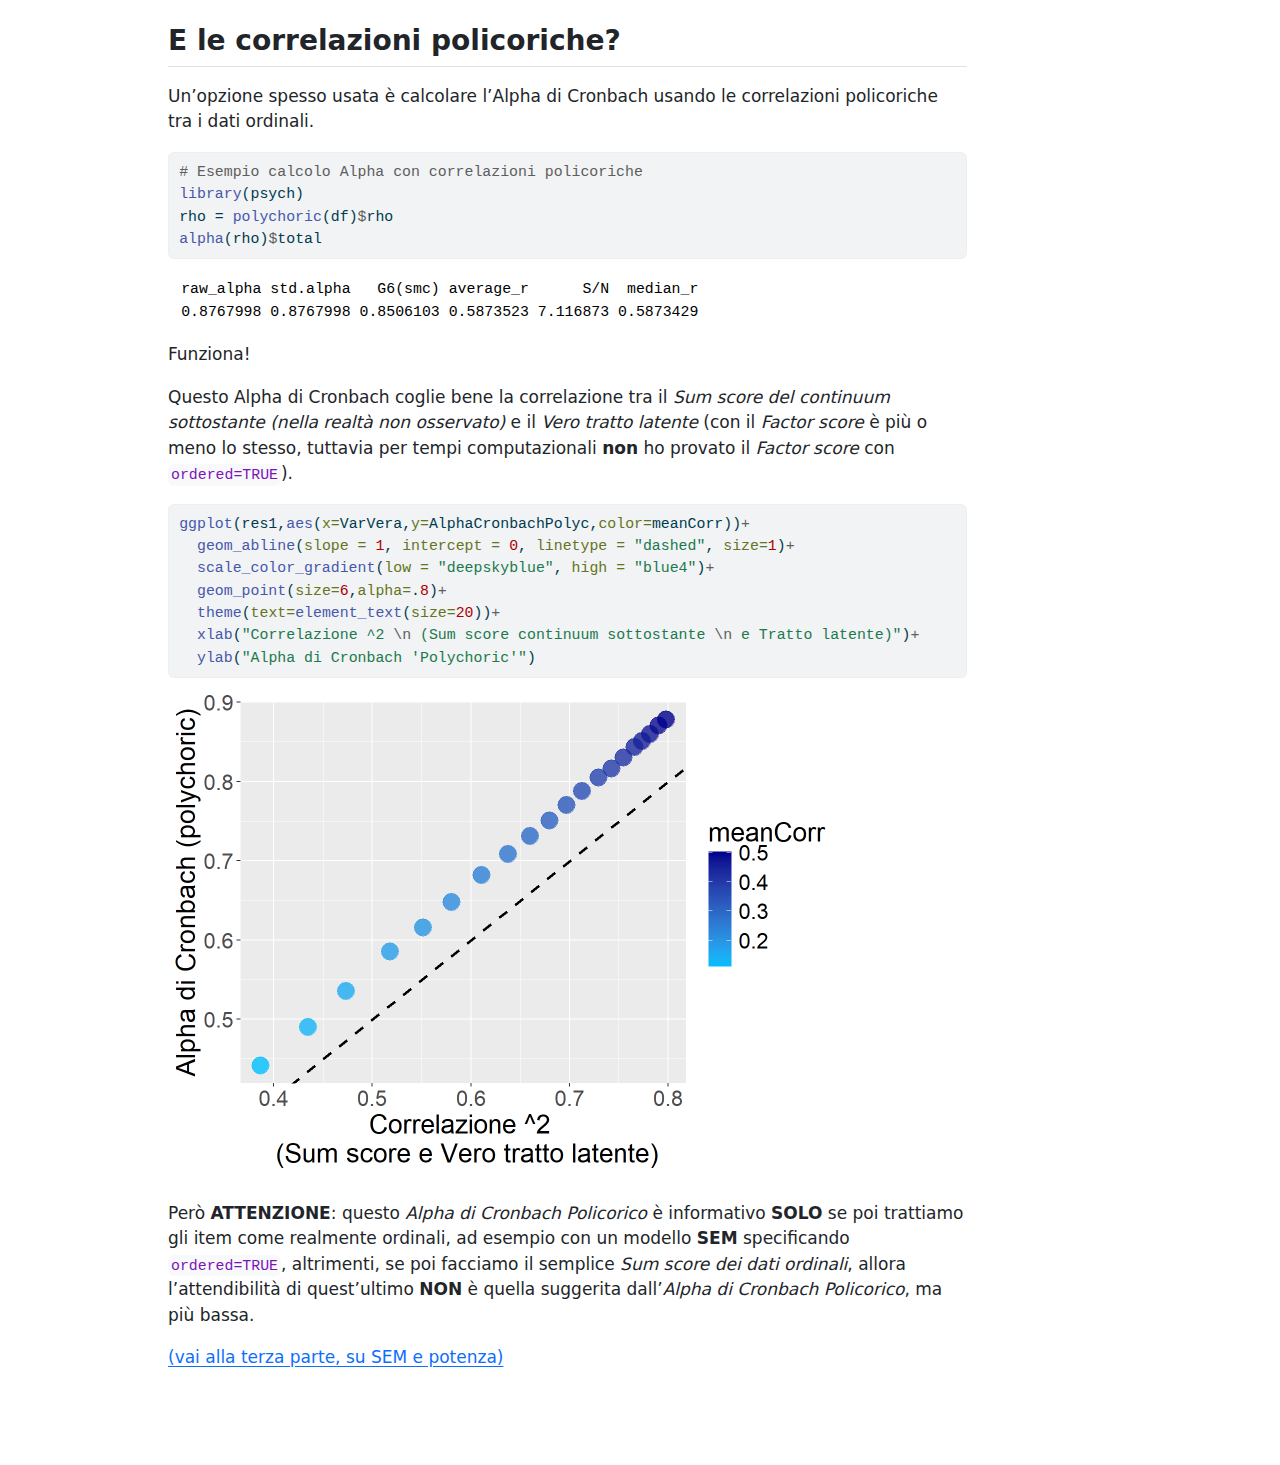
<file: alpha/alphaOrdinal.html>
<!DOCTYPE html>
<html xmlns="http://www.w3.org/1999/xhtml" lang="en" xml:lang="en"><head>

<meta charset="utf-8">
<meta name="generator" content="quarto-1.4.550">

<meta name="viewport" content="width=device-width, initial-scale=1.0, user-scalable=yes">

<meta name="author" content="toffa x psicostat">
<meta name="dcterms.date" content="2024-10-17">

<title>Alpha di Cronbach e dati ordinali</title>
<style>
code{white-space: pre-wrap;}
span.smallcaps{font-variant: small-caps;}
div.columns{display: flex; gap: min(4vw, 1.5em);}
div.column{flex: auto; overflow-x: auto;}
div.hanging-indent{margin-left: 1.5em; text-indent: -1.5em;}
ul.task-list{list-style: none;}
ul.task-list li input[type="checkbox"] {
  width: 0.8em;
  margin: 0 0.8em 0.2em -1em; /* quarto-specific, see https://github.com/quarto-dev/quarto-cli/issues/4556 */ 
  vertical-align: middle;
}
/* CSS for syntax highlighting */
pre > code.sourceCode { white-space: pre; position: relative; }
pre > code.sourceCode > span { line-height: 1.25; }
pre > code.sourceCode > span:empty { height: 1.2em; }
.sourceCode { overflow: visible; }
code.sourceCode > span { color: inherit; text-decoration: inherit; }
div.sourceCode { margin: 1em 0; }
pre.sourceCode { margin: 0; }
@media screen {
div.sourceCode { overflow: auto; }
}
@media print {
pre > code.sourceCode { white-space: pre-wrap; }
pre > code.sourceCode > span { text-indent: -5em; padding-left: 5em; }
}
pre.numberSource code
  { counter-reset: source-line 0; }
pre.numberSource code > span
  { position: relative; left: -4em; counter-increment: source-line; }
pre.numberSource code > span > a:first-child::before
  { content: counter(source-line);
    position: relative; left: -1em; text-align: right; vertical-align: baseline;
    border: none; display: inline-block;
    -webkit-touch-callout: none; -webkit-user-select: none;
    -khtml-user-select: none; -moz-user-select: none;
    -ms-user-select: none; user-select: none;
    padding: 0 4px; width: 4em;
  }
pre.numberSource { margin-left: 3em;  padding-left: 4px; }
div.sourceCode
  {   }
@media screen {
pre > code.sourceCode > span > a:first-child::before { text-decoration: underline; }
}
</style>


<script src="alphaOrdinal_files/libs/clipboard/clipboard.min.js"></script>
<script src="alphaOrdinal_files/libs/quarto-html/quarto.js"></script>
<script src="alphaOrdinal_files/libs/quarto-html/popper.min.js"></script>
<script src="alphaOrdinal_files/libs/quarto-html/tippy.umd.min.js"></script>
<script src="alphaOrdinal_files/libs/quarto-html/anchor.min.js"></script>
<link href="alphaOrdinal_files/libs/quarto-html/tippy.css" rel="stylesheet">
<link href="alphaOrdinal_files/libs/quarto-html/quarto-syntax-highlighting.css" rel="stylesheet" id="quarto-text-highlighting-styles">
<script src="alphaOrdinal_files/libs/bootstrap/bootstrap.min.js"></script>
<link href="alphaOrdinal_files/libs/bootstrap/bootstrap-icons.css" rel="stylesheet">
<link href="alphaOrdinal_files/libs/bootstrap/bootstrap.min.css" rel="stylesheet" id="quarto-bootstrap" data-mode="light">
</head><body><img src="Figure/psicostat.png" alt="Logo" style="width:40px; margin: 5px auto; display: block; margin-top: 10px;">






<div id="quarto-content" class="page-columns page-rows-contents page-layout-article">
<div id="quarto-margin-sidebar" class="sidebar margin-sidebar">
  <nav id="TOC" role="doc-toc" class="toc-active">
    <h2 id="toc-title">Table of contents</h2>
   
  <ul class="collapse">
  <li><a href="#continuum-e-thresholds" id="toc-continuum-e-thresholds" class="nav-link active" data-scroll-target="#continuum-e-thresholds">Continuum e <em>thresholds</em></a></li>
  <li><a href="#possiamo-ignorare-la-natura-ordinale-degli-item" id="toc-possiamo-ignorare-la-natura-ordinale-degli-item" class="nav-link" data-scroll-target="#possiamo-ignorare-la-natura-ordinale-degli-item">Possiamo ignorare la natura ordinale degli item?</a></li>
  <li><a href="#e-le-correlazioni-policoriche" id="toc-e-le-correlazioni-policoriche" class="nav-link" data-scroll-target="#e-le-correlazioni-policoriche">E le correlazioni policoriche?</a></li>
  </ul>
</nav>
</div>
<main class="content" id="quarto-document-content">

<header id="title-block-header" class="quarto-title-block default">
<div class="quarto-title">
<h1 class="title">Alpha di Cronbach e dati ordinali</h1>
</div>



<div class="quarto-title-meta">

    <div>
    <div class="quarto-title-meta-heading">Author</div>
    <div class="quarto-title-meta-contents">
             <p>toffa x psicostat </p>
          </div>
  </div>
    
    <div>
    <div class="quarto-title-meta-heading">Published</div>
    <div class="quarto-title-meta-contents">
      <p class="date">October 17, 2024</p>
    </div>
  </div>
  
    
  </div>
  


</header>


<p><a href="alphaBase.html" target="_blank">(torna alla prima parte sulle Basi dell’Alpha di Cronbach)</a></p>
<p>L’Alpha di Cronbach in realtà si usa quasi sempre per risposte a questionari con item su scala Likert.</p>
<section id="continuum-e-thresholds" class="level2">
<h2 class="anchored" data-anchor-id="continuum-e-thresholds">Continuum e <em>thresholds</em></h2>
<p>Possiamo immaginare la risposta ordinale come una segmentazione su un certo numero di livelli ordinali di un continuo sottostante che può essere distribuito come una Gaussiana. In base a dei livelli di <em>threshold</em>, il continuo sottostante diventa una sequenza di risposte ordinali. Si veda la seguente figura copiata da <a href="https://onlinelibrary.wiley.com/doi/full/10.1002/ijop.13243" target="_blank">Gambarota &amp; Altoè (2024)</a>:</p>
<p><img src="Figure/ordinalGaussian.png" class="img-fluid"></p>
<p>In base a questo continuum, potremmo aspettarci una distribuzione delle risposte di questo tipo:</p>
<div class="cell">
<div class="cell-output-display">
<div>
<figure class="figure">
<p><img src="alphaOrdinal_files/figure-html/unnamed-chunk-1-1.png" class="img-fluid figure-img" width="672"></p>
</figure>
</div>
</div>
</div>
</section>
<section id="possiamo-ignorare-la-natura-ordinale-degli-item" class="level2">
<h2 class="anchored" data-anchor-id="possiamo-ignorare-la-natura-ordinale-degli-item">Possiamo ignorare la natura ordinale degli item?</h2>
<p>Possiamo utilizzare il semplice Alpha di Cronbach, così com’è, anche sui dati ordinali? Poniamo che quelle sopra siano davvero le <em>thresholds</em>. Poniamo di avere k = 5 item con un continuum sottostante variamente correlato (vedi figura sotto).</p>
<p>Come si vede dal grafico, anche trascurando del tutto la natura ordinale degli item, apparentemente l’Alpha di Cronbach non va così male: sovrastima un po’ per i valori più alti, ma riflette abbastanza bene l’effettiva correlazione tra il <em>Sum score dei dati ordinali</em> e il <em>Vero tratto latente</em>.</p>
<div class="cell">
<details class="code-fold">
<summary>Show the code</summary>
<div class="sourceCode cell-code" id="cb1"><pre class="sourceCode r code-with-copy"><code class="sourceCode r"><span id="cb1-1"><a href="#cb1-1" aria-hidden="true" tabindex="-1"></a><span class="fu">library</span>(lavaan)</span>
<span id="cb1-2"><a href="#cb1-2" aria-hidden="true" tabindex="-1"></a><span class="fu">library</span>(psych)</span>
<span id="cb1-3"><a href="#cb1-3" aria-hidden="true" tabindex="-1"></a>meanLoad <span class="ot">=</span> <span class="fu">seq</span>(.<span class="dv">4</span>,<span class="fl">1.2</span>,<span class="at">length.out=</span><span class="dv">20</span>)</span>
<span id="cb1-4"><a href="#cb1-4" aria-hidden="true" tabindex="-1"></a>res1 <span class="ot">=</span> <span class="fu">data.frame</span>(<span class="at">meanLoad=</span>meanLoad,</span>
<span id="cb1-5"><a href="#cb1-5" aria-hidden="true" tabindex="-1"></a>                  <span class="at">meanCorr=</span><span class="cn">NA</span>,</span>
<span id="cb1-6"><a href="#cb1-6" aria-hidden="true" tabindex="-1"></a>                  <span class="at">AlphaCronbach=</span><span class="cn">NA</span>,</span>
<span id="cb1-7"><a href="#cb1-7" aria-hidden="true" tabindex="-1"></a>                  <span class="at">AlphaCronbachPolyc=</span><span class="cn">NA</span>,</span>
<span id="cb1-8"><a href="#cb1-8" aria-hidden="true" tabindex="-1"></a>                  <span class="at">VarVera=</span><span class="cn">NA</span>,</span>
<span id="cb1-9"><a href="#cb1-9" aria-hidden="true" tabindex="-1"></a>                  <span class="at">VarOrd=</span><span class="cn">NA</span>)</span>
<span id="cb1-10"><a href="#cb1-10" aria-hidden="true" tabindex="-1"></a><span class="cf">for</span>(i <span class="cf">in</span> <span class="dv">1</span><span class="sc">:</span><span class="fu">nrow</span>(res1)){</span>
<span id="cb1-11"><a href="#cb1-11" aria-hidden="true" tabindex="-1"></a>  </span>
<span id="cb1-12"><a href="#cb1-12" aria-hidden="true" tabindex="-1"></a>  N <span class="ot">=</span> <span class="fl">1e5</span></span>
<span id="cb1-13"><a href="#cb1-13" aria-hidden="true" tabindex="-1"></a>  X_true <span class="ot">=</span> <span class="fu">rnorm</span>(N,<span class="dv">0</span>,<span class="dv">1</span>)</span>
<span id="cb1-14"><a href="#cb1-14" aria-hidden="true" tabindex="-1"></a>  </span>
<span id="cb1-15"><a href="#cb1-15" aria-hidden="true" tabindex="-1"></a>  X1 <span class="ot">=</span> <span class="fu">scale</span>(res1<span class="sc">$</span>meanLoad[i]<span class="sc">*</span>X_true <span class="sc">+</span> <span class="fu">rnorm</span>(N,<span class="dv">0</span>,<span class="dv">1</span>))</span>
<span id="cb1-16"><a href="#cb1-16" aria-hidden="true" tabindex="-1"></a>  X2 <span class="ot">=</span> <span class="fu">scale</span>(res1<span class="sc">$</span>meanLoad[i]<span class="sc">*</span>X_true <span class="sc">+</span> <span class="fu">rnorm</span>(N,<span class="dv">0</span>,<span class="dv">1</span>))</span>
<span id="cb1-17"><a href="#cb1-17" aria-hidden="true" tabindex="-1"></a>  X3 <span class="ot">=</span> <span class="fu">scale</span>(res1<span class="sc">$</span>meanLoad[i]<span class="sc">*</span>X_true <span class="sc">+</span> <span class="fu">rnorm</span>(N,<span class="dv">0</span>,<span class="dv">1</span>))</span>
<span id="cb1-18"><a href="#cb1-18" aria-hidden="true" tabindex="-1"></a>  X4 <span class="ot">=</span> <span class="fu">scale</span>(res1<span class="sc">$</span>meanLoad[i]<span class="sc">*</span>X_true <span class="sc">+</span> <span class="fu">rnorm</span>(N,<span class="dv">0</span>,<span class="dv">1</span>))</span>
<span id="cb1-19"><a href="#cb1-19" aria-hidden="true" tabindex="-1"></a>  X5 <span class="ot">=</span> <span class="fu">scale</span>(res1<span class="sc">$</span>meanLoad[i]<span class="sc">*</span>X_true <span class="sc">+</span> <span class="fu">rnorm</span>(N,<span class="dv">0</span>,<span class="dv">1</span>))</span>
<span id="cb1-20"><a href="#cb1-20" aria-hidden="true" tabindex="-1"></a>  res1<span class="sc">$</span>VarVera[i] <span class="ot">=</span> <span class="fu">cor</span>(<span class="fu">rowSums</span>(<span class="fu">cbind</span>(X1,X2,X3,X4,X5)),X_true)<span class="sc">^</span><span class="dv">2</span></span>
<span id="cb1-21"><a href="#cb1-21" aria-hidden="true" tabindex="-1"></a>  </span>
<span id="cb1-22"><a href="#cb1-22" aria-hidden="true" tabindex="-1"></a>  x1 <span class="ot">=</span> <span class="fu">as.numeric</span>(<span class="fu">cut</span>(X1,<span class="at">breaks=</span><span class="fu">c</span>(<span class="sc">-</span><span class="cn">Inf</span>,<span class="sc">-</span><span class="fl">0.2</span>,<span class="fl">0.2</span>,<span class="fl">1.2</span>,<span class="cn">Inf</span>),<span class="at">labels=</span><span class="fu">c</span>(<span class="dv">1</span>,<span class="dv">2</span>,<span class="dv">3</span>,<span class="dv">4</span>)))</span>
<span id="cb1-23"><a href="#cb1-23" aria-hidden="true" tabindex="-1"></a>  x2 <span class="ot">=</span> <span class="fu">as.numeric</span>(<span class="fu">cut</span>(X2,<span class="at">breaks=</span><span class="fu">c</span>(<span class="sc">-</span><span class="cn">Inf</span>,<span class="sc">-</span><span class="fl">0.2</span>,<span class="fl">0.2</span>,<span class="fl">1.2</span>,<span class="cn">Inf</span>),<span class="at">labels=</span><span class="fu">c</span>(<span class="dv">1</span>,<span class="dv">2</span>,<span class="dv">3</span>,<span class="dv">4</span>)))</span>
<span id="cb1-24"><a href="#cb1-24" aria-hidden="true" tabindex="-1"></a>  x3 <span class="ot">=</span> <span class="fu">as.numeric</span>(<span class="fu">cut</span>(X3,<span class="at">breaks=</span><span class="fu">c</span>(<span class="sc">-</span><span class="cn">Inf</span>,<span class="sc">-</span><span class="fl">0.2</span>,<span class="fl">0.2</span>,<span class="fl">1.2</span>,<span class="cn">Inf</span>),<span class="at">labels=</span><span class="fu">c</span>(<span class="dv">1</span>,<span class="dv">2</span>,<span class="dv">3</span>,<span class="dv">4</span>)))</span>
<span id="cb1-25"><a href="#cb1-25" aria-hidden="true" tabindex="-1"></a>  x4 <span class="ot">=</span> <span class="fu">as.numeric</span>(<span class="fu">cut</span>(X4,<span class="at">breaks=</span><span class="fu">c</span>(<span class="sc">-</span><span class="cn">Inf</span>,<span class="sc">-</span><span class="fl">0.2</span>,<span class="fl">0.2</span>,<span class="fl">1.2</span>,<span class="cn">Inf</span>),<span class="at">labels=</span><span class="fu">c</span>(<span class="dv">1</span>,<span class="dv">2</span>,<span class="dv">3</span>,<span class="dv">4</span>)))</span>
<span id="cb1-26"><a href="#cb1-26" aria-hidden="true" tabindex="-1"></a>  x5 <span class="ot">=</span> <span class="fu">as.numeric</span>(<span class="fu">cut</span>(X5,<span class="at">breaks=</span><span class="fu">c</span>(<span class="sc">-</span><span class="cn">Inf</span>,<span class="sc">-</span><span class="fl">0.2</span>,<span class="fl">0.2</span>,<span class="fl">1.2</span>,<span class="cn">Inf</span>),<span class="at">labels=</span><span class="fu">c</span>(<span class="dv">1</span>,<span class="dv">2</span>,<span class="dv">3</span>,<span class="dv">4</span>)))</span>
<span id="cb1-27"><a href="#cb1-27" aria-hidden="true" tabindex="-1"></a>  res1<span class="sc">$</span>VarOrd[i] <span class="ot">=</span> <span class="fu">cor</span>(<span class="fu">rowSums</span>(<span class="fu">cbind</span>(x1,x2,x3,x4,x5)),X_true)<span class="sc">^</span><span class="dv">2</span></span>
<span id="cb1-28"><a href="#cb1-28" aria-hidden="true" tabindex="-1"></a>  </span>
<span id="cb1-29"><a href="#cb1-29" aria-hidden="true" tabindex="-1"></a>  df <span class="ot">=</span> <span class="fu">data.frame</span>(x1,x2,x3,x4,x5)</span>
<span id="cb1-30"><a href="#cb1-30" aria-hidden="true" tabindex="-1"></a>  res1<span class="sc">$</span>meanCorr[i] <span class="ot">=</span> <span class="fu">mean</span>(<span class="fu">cor</span>(df)[<span class="fu">lower.tri</span>(<span class="fu">cor</span>(df))])</span>
<span id="cb1-31"><a href="#cb1-31" aria-hidden="true" tabindex="-1"></a>  <span class="co">#model = "X_latent =~ x1+x2+x3+x4+x5"</span></span>
<span id="cb1-32"><a href="#cb1-32" aria-hidden="true" tabindex="-1"></a>  <span class="co">#fit = cfa(model, df)</span></span>
<span id="cb1-33"><a href="#cb1-33" aria-hidden="true" tabindex="-1"></a>  res1<span class="sc">$</span>AlphaCronbach[i] <span class="ot">=</span> psych<span class="sc">::</span><span class="fu">alpha</span>(df)<span class="sc">$</span>total<span class="sc">$</span>raw_alpha</span>
<span id="cb1-34"><a href="#cb1-34" aria-hidden="true" tabindex="-1"></a>  res1<span class="sc">$</span>AlphaCronbachPolyc[i] <span class="ot">=</span> <span class="fu">alpha</span>(<span class="fu">polychoric</span>(df)<span class="sc">$</span>rho)<span class="sc">$</span>total<span class="sc">$</span>raw_alpha</span>
<span id="cb1-35"><a href="#cb1-35" aria-hidden="true" tabindex="-1"></a>}</span></code><button title="Copy to Clipboard" class="code-copy-button"><i class="bi"></i></button></pre></div>
</details>
</div>
<div class="cell">
<details class="code-fold">
<summary>Show the code</summary>
<div class="sourceCode cell-code" id="cb2"><pre class="sourceCode r code-with-copy"><code class="sourceCode r"><span id="cb2-1"><a href="#cb2-1" aria-hidden="true" tabindex="-1"></a><span class="fu">ggplot</span>(res1,<span class="fu">aes</span>(<span class="at">x=</span>VarOrd,<span class="at">y=</span>AlphaCronbach,<span class="at">color=</span>meanCorr))<span class="sc">+</span></span>
<span id="cb2-2"><a href="#cb2-2" aria-hidden="true" tabindex="-1"></a>  <span class="fu">geom_abline</span>(<span class="at">slope =</span> <span class="dv">1</span>, <span class="at">intercept =</span> <span class="dv">0</span>, <span class="at">linetype =</span> <span class="st">"dashed"</span>, <span class="at">size=</span><span class="dv">1</span>)<span class="sc">+</span></span>
<span id="cb2-3"><a href="#cb2-3" aria-hidden="true" tabindex="-1"></a>  <span class="fu">scale_color_gradient</span>(<span class="at">low =</span> <span class="st">"deepskyblue"</span>, <span class="at">high =</span> <span class="st">"blue4"</span>)<span class="sc">+</span></span>
<span id="cb2-4"><a href="#cb2-4" aria-hidden="true" tabindex="-1"></a>  <span class="fu">geom_point</span>(<span class="at">size=</span><span class="dv">6</span>,<span class="at">alpha=</span>.<span class="dv">8</span>)<span class="sc">+</span></span>
<span id="cb2-5"><a href="#cb2-5" aria-hidden="true" tabindex="-1"></a>  <span class="fu">theme</span>(<span class="at">text=</span><span class="fu">element_text</span>(<span class="at">size=</span><span class="dv">20</span>))<span class="sc">+</span></span>
<span id="cb2-6"><a href="#cb2-6" aria-hidden="true" tabindex="-1"></a>  <span class="fu">xlab</span>(<span class="st">"Correlazione ^2 </span><span class="sc">\n</span><span class="st"> (Sum score ordinale e Tratto latente)"</span>)<span class="sc">+</span></span>
<span id="cb2-7"><a href="#cb2-7" aria-hidden="true" tabindex="-1"></a>  <span class="fu">ylab</span>(<span class="st">"Alpha di Cronbach 'ignorante'"</span>)</span></code><button title="Copy to Clipboard" class="code-copy-button"><i class="bi"></i></button></pre></div>
</details>
<div class="cell-output-display">
<div>
<figure class="figure">
<p><img src="alphaOrdinal_files/figure-html/unnamed-chunk-2-1.png" class="img-fluid figure-img" width="672"></p>
</figure>
</div>
</div>
</div>
<p><strong>TUTTAVIA</strong> quella qui sopra è comunque, complessivamente, una sottostima del vero <strong>“potenziale”</strong> di attendibilità se trattassimo e gestissimo i dati ordinali come tali.</p>
<p>La seguente figura mostra l’Alpha di Cronbach calcolato prima in funzione della <em>vera</em> correlazione tra il Sum score originale (<em>del continuum sottostante</em>, cioè prima di essere reso ordinale) e il <em>vero tratto latente</em>:</p>
<div class="cell">
<details class="code-fold">
<summary>Show the code</summary>
<div class="sourceCode cell-code" id="cb3"><pre class="sourceCode r code-with-copy"><code class="sourceCode r"><span id="cb3-1"><a href="#cb3-1" aria-hidden="true" tabindex="-1"></a><span class="fu">ggplot</span>(res1,<span class="fu">aes</span>(<span class="at">x=</span>VarVera,<span class="at">y=</span>AlphaCronbach,<span class="at">color=</span>meanCorr))<span class="sc">+</span></span>
<span id="cb3-2"><a href="#cb3-2" aria-hidden="true" tabindex="-1"></a>  <span class="fu">geom_abline</span>(<span class="at">slope =</span> <span class="dv">1</span>, <span class="at">intercept =</span> <span class="dv">0</span>, <span class="at">linetype =</span> <span class="st">"dashed"</span>, <span class="at">size=</span><span class="dv">1</span>)<span class="sc">+</span></span>
<span id="cb3-3"><a href="#cb3-3" aria-hidden="true" tabindex="-1"></a>  <span class="fu">scale_color_gradient</span>(<span class="at">low =</span> <span class="st">"deepskyblue"</span>, <span class="at">high =</span> <span class="st">"blue4"</span>)<span class="sc">+</span></span>
<span id="cb3-4"><a href="#cb3-4" aria-hidden="true" tabindex="-1"></a>  <span class="fu">geom_point</span>(<span class="at">size=</span><span class="dv">6</span>,<span class="at">alpha=</span>.<span class="dv">8</span>)<span class="sc">+</span></span>
<span id="cb3-5"><a href="#cb3-5" aria-hidden="true" tabindex="-1"></a>  <span class="fu">theme</span>(<span class="at">text=</span><span class="fu">element_text</span>(<span class="at">size=</span><span class="dv">20</span>))<span class="sc">+</span></span>
<span id="cb3-6"><a href="#cb3-6" aria-hidden="true" tabindex="-1"></a>  <span class="fu">xlab</span>(<span class="st">"Correlazione ^2 </span><span class="sc">\n</span><span class="st"> (Sum score continuum sottostante </span><span class="sc">\n</span><span class="st"> e Tratto latente)"</span>)<span class="sc">+</span></span>
<span id="cb3-7"><a href="#cb3-7" aria-hidden="true" tabindex="-1"></a>  <span class="fu">ylab</span>(<span class="st">"Alpha di Cronbach 'ignorante'"</span>)</span></code><button title="Copy to Clipboard" class="code-copy-button"><i class="bi"></i></button></pre></div>
</details>
<div class="cell-output-display">
<div>
<figure class="figure">
<p><img src="alphaOrdinal_files/figure-html/unnamed-chunk-3-1.png" class="img-fluid figure-img" width="672"></p>
</figure>
</div>
</div>
</div>
</section>
<section id="e-le-correlazioni-policoriche" class="level2">
<h2 class="anchored" data-anchor-id="e-le-correlazioni-policoriche">E le correlazioni policoriche?</h2>
<p>Un’opzione spesso usata è calcolare l’Alpha di Cronbach usando le correlazioni policoriche tra i dati ordinali.</p>
<div class="cell">
<div class="sourceCode cell-code" id="cb4"><pre class="sourceCode r code-with-copy"><code class="sourceCode r"><span id="cb4-1"><a href="#cb4-1" aria-hidden="true" tabindex="-1"></a><span class="co"># Esempio calcolo Alpha con correlazioni policoriche</span></span>
<span id="cb4-2"><a href="#cb4-2" aria-hidden="true" tabindex="-1"></a><span class="fu">library</span>(psych)</span>
<span id="cb4-3"><a href="#cb4-3" aria-hidden="true" tabindex="-1"></a>rho <span class="ot">=</span> <span class="fu">polychoric</span>(df)<span class="sc">$</span>rho</span>
<span id="cb4-4"><a href="#cb4-4" aria-hidden="true" tabindex="-1"></a><span class="fu">alpha</span>(rho)<span class="sc">$</span>total</span></code><button title="Copy to Clipboard" class="code-copy-button"><i class="bi"></i></button></pre></div>
<div class="cell-output cell-output-stdout">
<pre><code> raw_alpha std.alpha   G6(smc) average_r      S/N  median_r
 0.8767998 0.8767998 0.8506103 0.5873523 7.116873 0.5873429</code></pre>
</div>
</div>
<p>Funziona!</p>
<p>Questo Alpha di Cronbach coglie bene la correlazione tra il <em>Sum score del continuum sottostante (nella realtà non osservato)</em> e il <em>Vero tratto latente</em> (con il <em>Factor score</em> è più o meno lo stesso, tuttavia per tempi computazionali <strong>non</strong> ho provato il <em>Factor score</em> con <code>ordered=TRUE</code>).</p>
<div class="cell">
<div class="sourceCode cell-code" id="cb6"><pre class="sourceCode r code-with-copy"><code class="sourceCode r"><span id="cb6-1"><a href="#cb6-1" aria-hidden="true" tabindex="-1"></a><span class="fu">ggplot</span>(res1,<span class="fu">aes</span>(<span class="at">x=</span>VarVera,<span class="at">y=</span>AlphaCronbachPolyc,<span class="at">color=</span>meanCorr))<span class="sc">+</span></span>
<span id="cb6-2"><a href="#cb6-2" aria-hidden="true" tabindex="-1"></a>  <span class="fu">geom_abline</span>(<span class="at">slope =</span> <span class="dv">1</span>, <span class="at">intercept =</span> <span class="dv">0</span>, <span class="at">linetype =</span> <span class="st">"dashed"</span>, <span class="at">size=</span><span class="dv">1</span>)<span class="sc">+</span></span>
<span id="cb6-3"><a href="#cb6-3" aria-hidden="true" tabindex="-1"></a>  <span class="fu">scale_color_gradient</span>(<span class="at">low =</span> <span class="st">"deepskyblue"</span>, <span class="at">high =</span> <span class="st">"blue4"</span>)<span class="sc">+</span></span>
<span id="cb6-4"><a href="#cb6-4" aria-hidden="true" tabindex="-1"></a>  <span class="fu">geom_point</span>(<span class="at">size=</span><span class="dv">6</span>,<span class="at">alpha=</span>.<span class="dv">8</span>)<span class="sc">+</span></span>
<span id="cb6-5"><a href="#cb6-5" aria-hidden="true" tabindex="-1"></a>  <span class="fu">theme</span>(<span class="at">text=</span><span class="fu">element_text</span>(<span class="at">size=</span><span class="dv">20</span>))<span class="sc">+</span></span>
<span id="cb6-6"><a href="#cb6-6" aria-hidden="true" tabindex="-1"></a>  <span class="fu">xlab</span>(<span class="st">"Correlazione ^2 </span><span class="sc">\n</span><span class="st"> (Sum score continuum sottostante </span><span class="sc">\n</span><span class="st"> e Tratto latente)"</span>)<span class="sc">+</span></span>
<span id="cb6-7"><a href="#cb6-7" aria-hidden="true" tabindex="-1"></a>  <span class="fu">ylab</span>(<span class="st">"Alpha di Cronbach 'Polychoric'"</span>)</span></code><button title="Copy to Clipboard" class="code-copy-button"><i class="bi"></i></button></pre></div>
<div class="cell-output-display">
<div>
<figure class="figure">
<p><img src="alphaOrdinal_files/figure-html/simOrdinal2-1.png" class="img-fluid figure-img" width="672"></p>
</figure>
</div>
</div>
</div>
<p>Però <strong>ATTENZIONE</strong>: questo <em>Alpha di Cronbach Policorico</em> è informativo <strong>SOLO</strong> se poi trattiamo gli item come realmente ordinali, ad esempio con un modello <strong>SEM</strong> specificando <code>ordered=TRUE</code>, altrimenti, se poi facciamo il semplice <em>Sum score dei dati ordinali</em>, allora l’attendibilità di quest’ultimo <strong>NON</strong> è quella suggerita dall’<em>Alpha di Cronbach Policorico</em>, ma più bassa.</p>
<p><a href="alphaPowerSEM.html" target="_blank">(vai alla terza parte, su SEM e potenza)</a></p>
</section>

</main>
<!-- /main column -->
<script id="quarto-html-after-body" type="application/javascript">
window.document.addEventListener("DOMContentLoaded", function (event) {
  const toggleBodyColorMode = (bsSheetEl) => {
    const mode = bsSheetEl.getAttribute("data-mode");
    const bodyEl = window.document.querySelector("body");
    if (mode === "dark") {
      bodyEl.classList.add("quarto-dark");
      bodyEl.classList.remove("quarto-light");
    } else {
      bodyEl.classList.add("quarto-light");
      bodyEl.classList.remove("quarto-dark");
    }
  }
  const toggleBodyColorPrimary = () => {
    const bsSheetEl = window.document.querySelector("link#quarto-bootstrap");
    if (bsSheetEl) {
      toggleBodyColorMode(bsSheetEl);
    }
  }
  toggleBodyColorPrimary();  
  const icon = "";
  const anchorJS = new window.AnchorJS();
  anchorJS.options = {
    placement: 'right',
    icon: icon
  };
  anchorJS.add('.anchored');
  const isCodeAnnotation = (el) => {
    for (const clz of el.classList) {
      if (clz.startsWith('code-annotation-')) {                     
        return true;
      }
    }
    return false;
  }
  const clipboard = new window.ClipboardJS('.code-copy-button', {
    text: function(trigger) {
      const codeEl = trigger.previousElementSibling.cloneNode(true);
      for (const childEl of codeEl.children) {
        if (isCodeAnnotation(childEl)) {
          childEl.remove();
        }
      }
      return codeEl.innerText;
    }
  });
  clipboard.on('success', function(e) {
    // button target
    const button = e.trigger;
    // don't keep focus
    button.blur();
    // flash "checked"
    button.classList.add('code-copy-button-checked');
    var currentTitle = button.getAttribute("title");
    button.setAttribute("title", "Copied!");
    let tooltip;
    if (window.bootstrap) {
      button.setAttribute("data-bs-toggle", "tooltip");
      button.setAttribute("data-bs-placement", "left");
      button.setAttribute("data-bs-title", "Copied!");
      tooltip = new bootstrap.Tooltip(button, 
        { trigger: "manual", 
          customClass: "code-copy-button-tooltip",
          offset: [0, -8]});
      tooltip.show();    
    }
    setTimeout(function() {
      if (tooltip) {
        tooltip.hide();
        button.removeAttribute("data-bs-title");
        button.removeAttribute("data-bs-toggle");
        button.removeAttribute("data-bs-placement");
      }
      button.setAttribute("title", currentTitle);
      button.classList.remove('code-copy-button-checked');
    }, 1000);
    // clear code selection
    e.clearSelection();
  });
  function tippyHover(el, contentFn, onTriggerFn, onUntriggerFn) {
    const config = {
      allowHTML: true,
      maxWidth: 500,
      delay: 100,
      arrow: false,
      appendTo: function(el) {
          return el.parentElement;
      },
      interactive: true,
      interactiveBorder: 10,
      theme: 'quarto',
      placement: 'bottom-start',
    };
    if (contentFn) {
      config.content = contentFn;
    }
    if (onTriggerFn) {
      config.onTrigger = onTriggerFn;
    }
    if (onUntriggerFn) {
      config.onUntrigger = onUntriggerFn;
    }
    window.tippy(el, config); 
  }
  const noterefs = window.document.querySelectorAll('a[role="doc-noteref"]');
  for (var i=0; i<noterefs.length; i++) {
    const ref = noterefs[i];
    tippyHover(ref, function() {
      // use id or data attribute instead here
      let href = ref.getAttribute('data-footnote-href') || ref.getAttribute('href');
      try { href = new URL(href).hash; } catch {}
      const id = href.replace(/^#\/?/, "");
      const note = window.document.getElementById(id);
      return note.innerHTML;
    });
  }
  const xrefs = window.document.querySelectorAll('a.quarto-xref');
  const processXRef = (id, note) => {
    // Strip column container classes
    const stripColumnClz = (el) => {
      el.classList.remove("page-full", "page-columns");
      if (el.children) {
        for (const child of el.children) {
          stripColumnClz(child);
        }
      }
    }
    stripColumnClz(note)
    if (id === null || id.startsWith('sec-')) {
      // Special case sections, only their first couple elements
      const container = document.createElement("div");
      if (note.children && note.children.length > 2) {
        container.appendChild(note.children[0].cloneNode(true));
        for (let i = 1; i < note.children.length; i++) {
          const child = note.children[i];
          if (child.tagName === "P" && child.innerText === "") {
            continue;
          } else {
            container.appendChild(child.cloneNode(true));
            break;
          }
        }
        if (window.Quarto?.typesetMath) {
          window.Quarto.typesetMath(container);
        }
        return container.innerHTML
      } else {
        if (window.Quarto?.typesetMath) {
          window.Quarto.typesetMath(note);
        }
        return note.innerHTML;
      }
    } else {
      // Remove any anchor links if they are present
      const anchorLink = note.querySelector('a.anchorjs-link');
      if (anchorLink) {
        anchorLink.remove();
      }
      if (window.Quarto?.typesetMath) {
        window.Quarto.typesetMath(note);
      }
      // TODO in 1.5, we should make sure this works without a callout special case
      if (note.classList.contains("callout")) {
        return note.outerHTML;
      } else {
        return note.innerHTML;
      }
    }
  }
  for (var i=0; i<xrefs.length; i++) {
    const xref = xrefs[i];
    tippyHover(xref, undefined, function(instance) {
      instance.disable();
      let url = xref.getAttribute('href');
      let hash = undefined; 
      if (url.startsWith('#')) {
        hash = url;
      } else {
        try { hash = new URL(url).hash; } catch {}
      }
      if (hash) {
        const id = hash.replace(/^#\/?/, "");
        const note = window.document.getElementById(id);
        if (note !== null) {
          try {
            const html = processXRef(id, note.cloneNode(true));
            instance.setContent(html);
          } finally {
            instance.enable();
            instance.show();
          }
        } else {
          // See if we can fetch this
          fetch(url.split('#')[0])
          .then(res => res.text())
          .then(html => {
            const parser = new DOMParser();
            const htmlDoc = parser.parseFromString(html, "text/html");
            const note = htmlDoc.getElementById(id);
            if (note !== null) {
              const html = processXRef(id, note);
              instance.setContent(html);
            } 
          }).finally(() => {
            instance.enable();
            instance.show();
          });
        }
      } else {
        // See if we can fetch a full url (with no hash to target)
        // This is a special case and we should probably do some content thinning / targeting
        fetch(url)
        .then(res => res.text())
        .then(html => {
          const parser = new DOMParser();
          const htmlDoc = parser.parseFromString(html, "text/html");
          const note = htmlDoc.querySelector('main.content');
          if (note !== null) {
            // This should only happen for chapter cross references
            // (since there is no id in the URL)
            // remove the first header
            if (note.children.length > 0 && note.children[0].tagName === "HEADER") {
              note.children[0].remove();
            }
            const html = processXRef(null, note);
            instance.setContent(html);
          } 
        }).finally(() => {
          instance.enable();
          instance.show();
        });
      }
    }, function(instance) {
    });
  }
      let selectedAnnoteEl;
      const selectorForAnnotation = ( cell, annotation) => {
        let cellAttr = 'data-code-cell="' + cell + '"';
        let lineAttr = 'data-code-annotation="' +  annotation + '"';
        const selector = 'span[' + cellAttr + '][' + lineAttr + ']';
        return selector;
      }
      const selectCodeLines = (annoteEl) => {
        const doc = window.document;
        const targetCell = annoteEl.getAttribute("data-target-cell");
        const targetAnnotation = annoteEl.getAttribute("data-target-annotation");
        const annoteSpan = window.document.querySelector(selectorForAnnotation(targetCell, targetAnnotation));
        const lines = annoteSpan.getAttribute("data-code-lines").split(",");
        const lineIds = lines.map((line) => {
          return targetCell + "-" + line;
        })
        let top = null;
        let height = null;
        let parent = null;
        if (lineIds.length > 0) {
            //compute the position of the single el (top and bottom and make a div)
            const el = window.document.getElementById(lineIds[0]);
            top = el.offsetTop;
            height = el.offsetHeight;
            parent = el.parentElement.parentElement;
          if (lineIds.length > 1) {
            const lastEl = window.document.getElementById(lineIds[lineIds.length - 1]);
            const bottom = lastEl.offsetTop + lastEl.offsetHeight;
            height = bottom - top;
          }
          if (top !== null && height !== null && parent !== null) {
            // cook up a div (if necessary) and position it 
            let div = window.document.getElementById("code-annotation-line-highlight");
            if (div === null) {
              div = window.document.createElement("div");
              div.setAttribute("id", "code-annotation-line-highlight");
              div.style.position = 'absolute';
              parent.appendChild(div);
            }
            div.style.top = top - 2 + "px";
            div.style.height = height + 4 + "px";
            div.style.left = 0;
            let gutterDiv = window.document.getElementById("code-annotation-line-highlight-gutter");
            if (gutterDiv === null) {
              gutterDiv = window.document.createElement("div");
              gutterDiv.setAttribute("id", "code-annotation-line-highlight-gutter");
              gutterDiv.style.position = 'absolute';
              const codeCell = window.document.getElementById(targetCell);
              const gutter = codeCell.querySelector('.code-annotation-gutter');
              gutter.appendChild(gutterDiv);
            }
            gutterDiv.style.top = top - 2 + "px";
            gutterDiv.style.height = height + 4 + "px";
          }
          selectedAnnoteEl = annoteEl;
        }
      };
      const unselectCodeLines = () => {
        const elementsIds = ["code-annotation-line-highlight", "code-annotation-line-highlight-gutter"];
        elementsIds.forEach((elId) => {
          const div = window.document.getElementById(elId);
          if (div) {
            div.remove();
          }
        });
        selectedAnnoteEl = undefined;
      };
        // Handle positioning of the toggle
    window.addEventListener(
      "resize",
      throttle(() => {
        elRect = undefined;
        if (selectedAnnoteEl) {
          selectCodeLines(selectedAnnoteEl);
        }
      }, 10)
    );
    function throttle(fn, ms) {
    let throttle = false;
    let timer;
      return (...args) => {
        if(!throttle) { // first call gets through
            fn.apply(this, args);
            throttle = true;
        } else { // all the others get throttled
            if(timer) clearTimeout(timer); // cancel #2
            timer = setTimeout(() => {
              fn.apply(this, args);
              timer = throttle = false;
            }, ms);
        }
      };
    }
      // Attach click handler to the DT
      const annoteDls = window.document.querySelectorAll('dt[data-target-cell]');
      for (const annoteDlNode of annoteDls) {
        annoteDlNode.addEventListener('click', (event) => {
          const clickedEl = event.target;
          if (clickedEl !== selectedAnnoteEl) {
            unselectCodeLines();
            const activeEl = window.document.querySelector('dt[data-target-cell].code-annotation-active');
            if (activeEl) {
              activeEl.classList.remove('code-annotation-active');
            }
            selectCodeLines(clickedEl);
            clickedEl.classList.add('code-annotation-active');
          } else {
            // Unselect the line
            unselectCodeLines();
            clickedEl.classList.remove('code-annotation-active');
          }
        });
      }
  const findCites = (el) => {
    const parentEl = el.parentElement;
    if (parentEl) {
      const cites = parentEl.dataset.cites;
      if (cites) {
        return {
          el,
          cites: cites.split(' ')
        };
      } else {
        return findCites(el.parentElement)
      }
    } else {
      return undefined;
    }
  };
  var bibliorefs = window.document.querySelectorAll('a[role="doc-biblioref"]');
  for (var i=0; i<bibliorefs.length; i++) {
    const ref = bibliorefs[i];
    const citeInfo = findCites(ref);
    if (citeInfo) {
      tippyHover(citeInfo.el, function() {
        var popup = window.document.createElement('div');
        citeInfo.cites.forEach(function(cite) {
          var citeDiv = window.document.createElement('div');
          citeDiv.classList.add('hanging-indent');
          citeDiv.classList.add('csl-entry');
          var biblioDiv = window.document.getElementById('ref-' + cite);
          if (biblioDiv) {
            citeDiv.innerHTML = biblioDiv.innerHTML;
          }
          popup.appendChild(citeDiv);
        });
        return popup.innerHTML;
      });
    }
  }
});
</script>
</div> <!-- /content -->




</body></html>
</file>
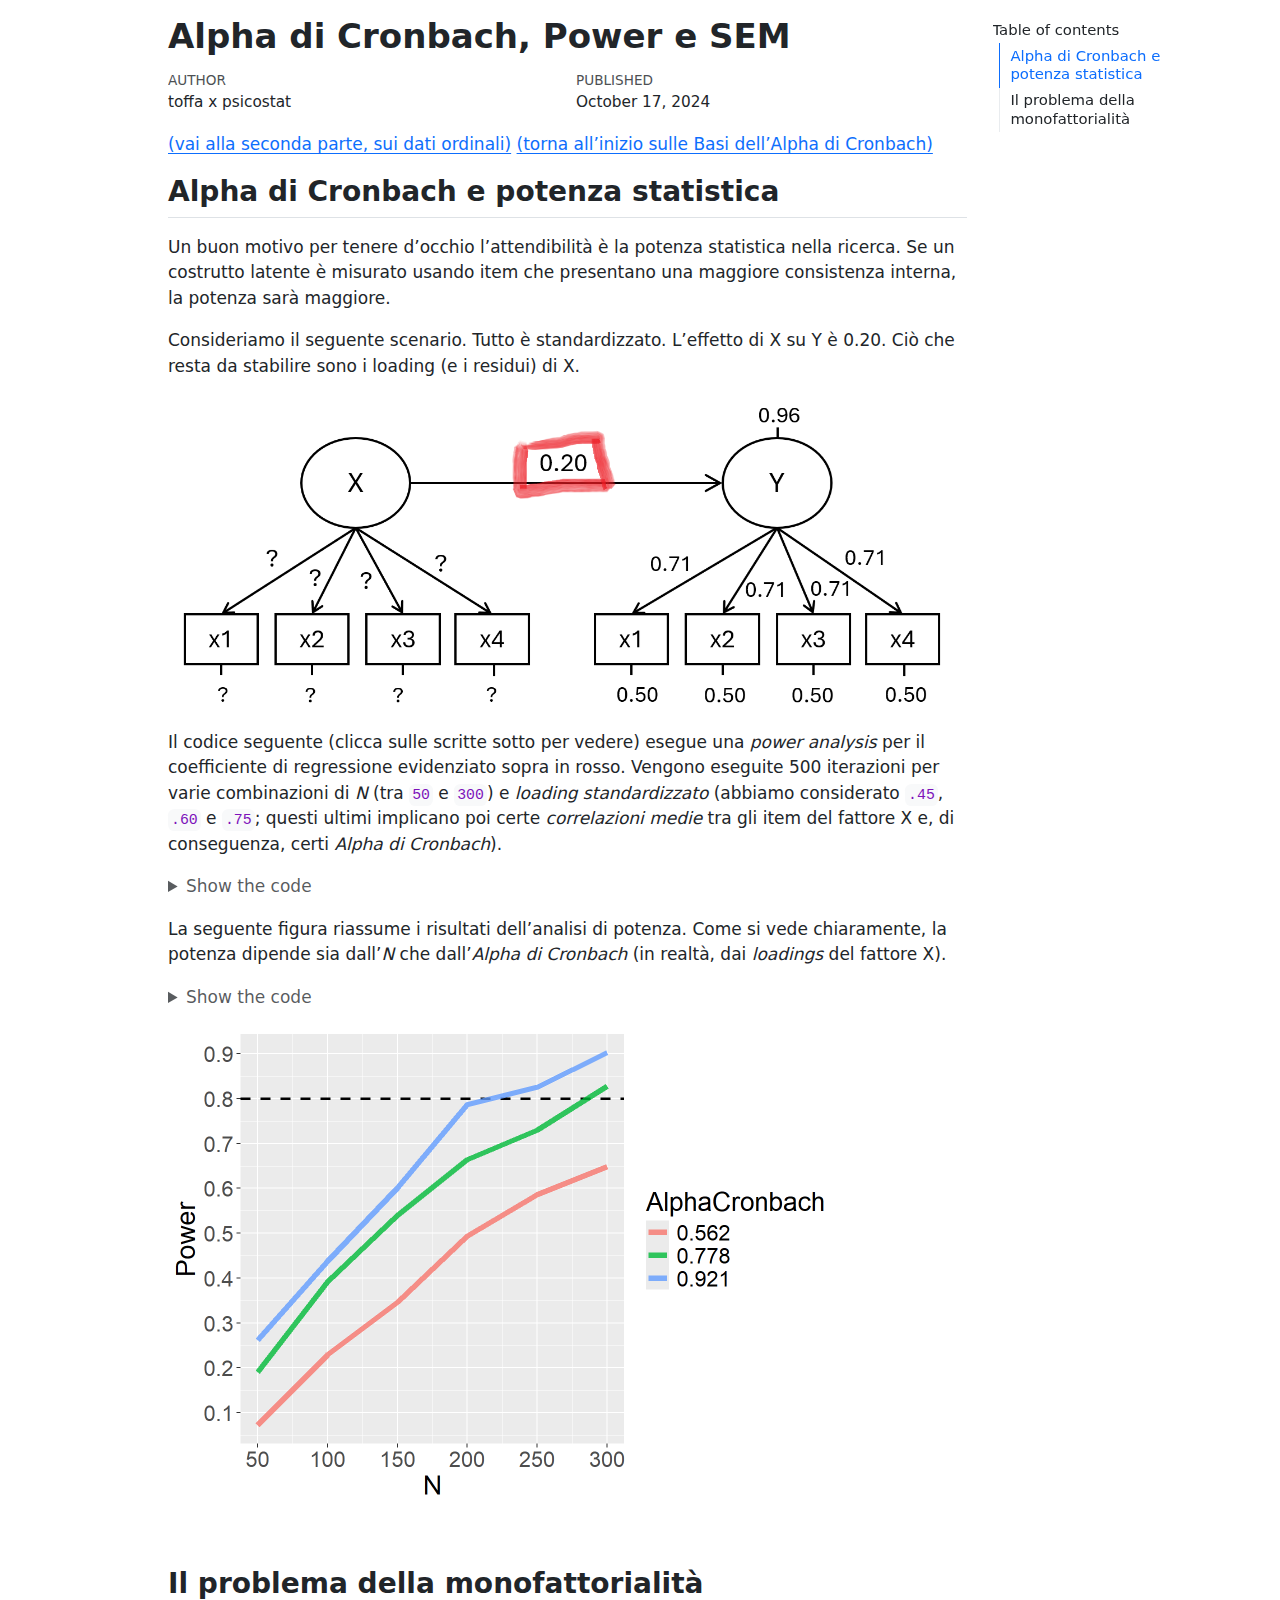
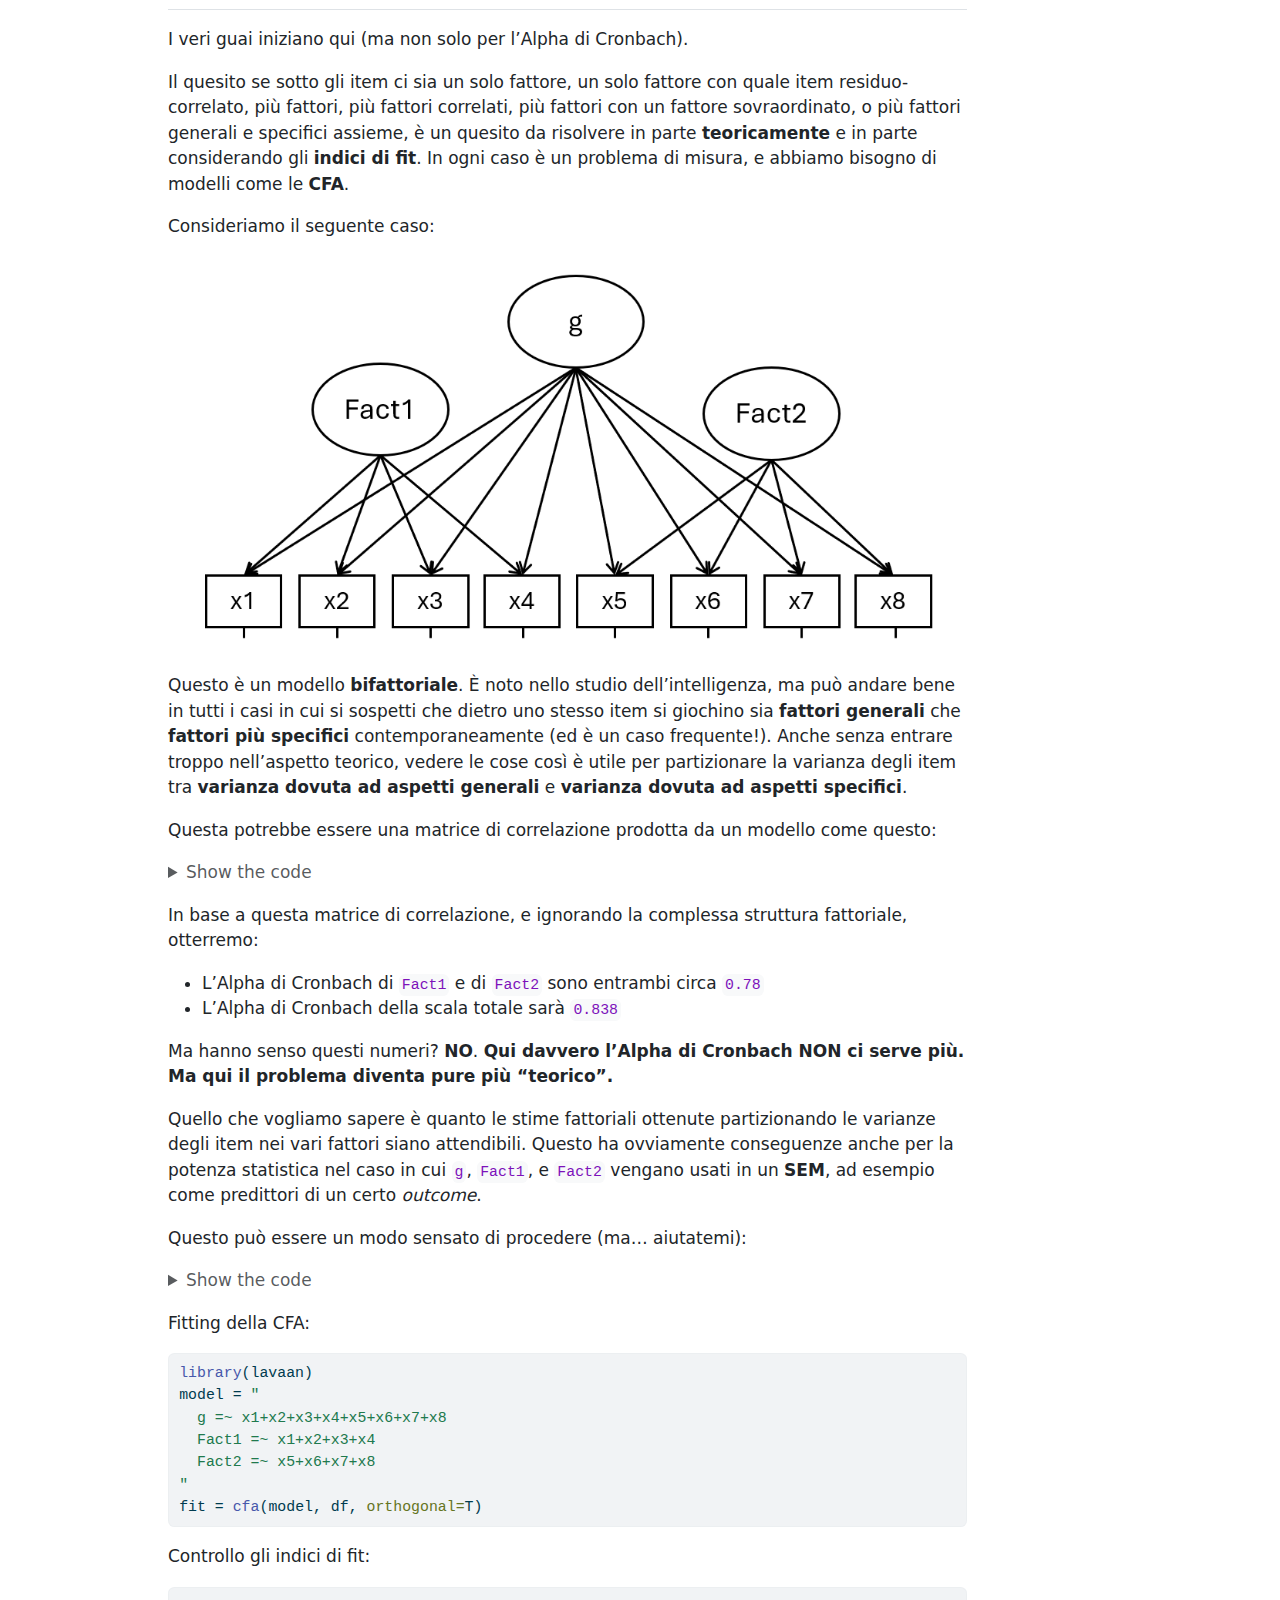
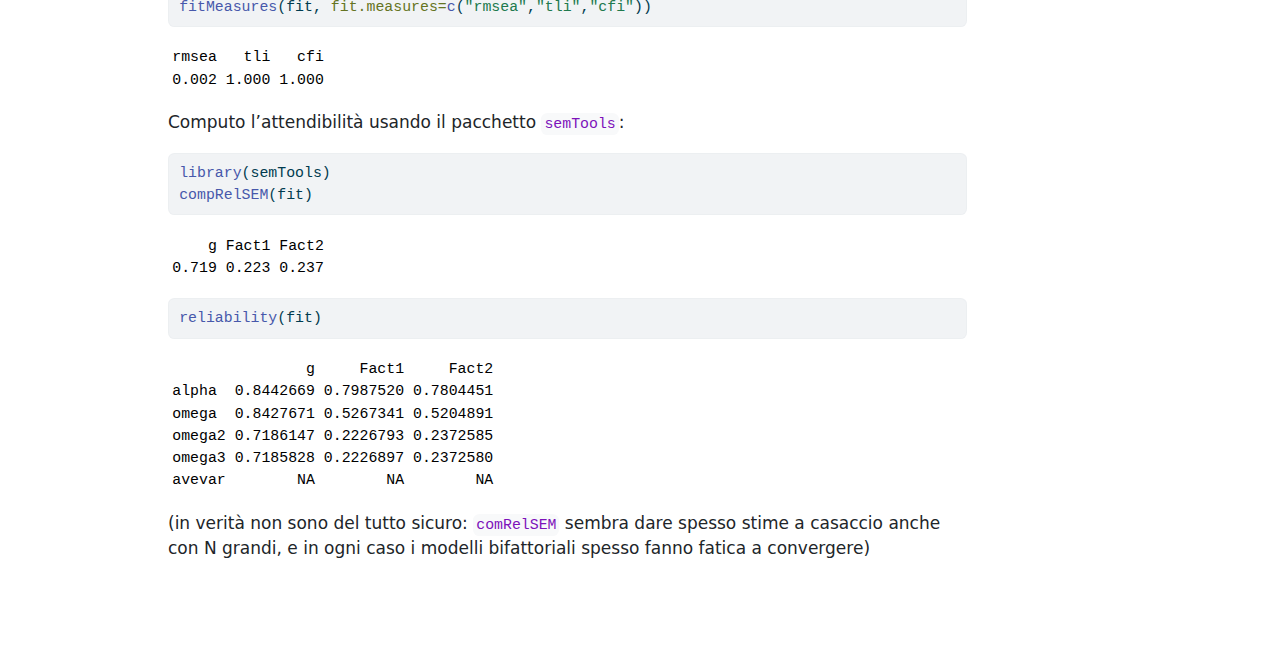
<file: alpha/alphaPowerSEM.html>
<!DOCTYPE html>
<html xmlns="http://www.w3.org/1999/xhtml" lang="en" xml:lang="en"><head>

<meta charset="utf-8">
<meta name="generator" content="quarto-1.4.550">

<meta name="viewport" content="width=device-width, initial-scale=1.0, user-scalable=yes">

<meta name="author" content="toffa x psicostat">
<meta name="dcterms.date" content="2024-10-17">

<title>Alpha di Cronbach, Power e SEM</title>
<style>
code{white-space: pre-wrap;}
span.smallcaps{font-variant: small-caps;}
div.columns{display: flex; gap: min(4vw, 1.5em);}
div.column{flex: auto; overflow-x: auto;}
div.hanging-indent{margin-left: 1.5em; text-indent: -1.5em;}
ul.task-list{list-style: none;}
ul.task-list li input[type="checkbox"] {
  width: 0.8em;
  margin: 0 0.8em 0.2em -1em; /* quarto-specific, see https://github.com/quarto-dev/quarto-cli/issues/4556 */ 
  vertical-align: middle;
}
/* CSS for syntax highlighting */
pre > code.sourceCode { white-space: pre; position: relative; }
pre > code.sourceCode > span { line-height: 1.25; }
pre > code.sourceCode > span:empty { height: 1.2em; }
.sourceCode { overflow: visible; }
code.sourceCode > span { color: inherit; text-decoration: inherit; }
div.sourceCode { margin: 1em 0; }
pre.sourceCode { margin: 0; }
@media screen {
div.sourceCode { overflow: auto; }
}
@media print {
pre > code.sourceCode { white-space: pre-wrap; }
pre > code.sourceCode > span { text-indent: -5em; padding-left: 5em; }
}
pre.numberSource code
  { counter-reset: source-line 0; }
pre.numberSource code > span
  { position: relative; left: -4em; counter-increment: source-line; }
pre.numberSource code > span > a:first-child::before
  { content: counter(source-line);
    position: relative; left: -1em; text-align: right; vertical-align: baseline;
    border: none; display: inline-block;
    -webkit-touch-callout: none; -webkit-user-select: none;
    -khtml-user-select: none; -moz-user-select: none;
    -ms-user-select: none; user-select: none;
    padding: 0 4px; width: 4em;
  }
pre.numberSource { margin-left: 3em;  padding-left: 4px; }
div.sourceCode
  {   }
@media screen {
pre > code.sourceCode > span > a:first-child::before { text-decoration: underline; }
}
</style>


<script src="alphaPowerSEM_files/libs/clipboard/clipboard.min.js"></script>
<script src="alphaPowerSEM_files/libs/quarto-html/quarto.js"></script>
<script src="alphaPowerSEM_files/libs/quarto-html/popper.min.js"></script>
<script src="alphaPowerSEM_files/libs/quarto-html/tippy.umd.min.js"></script>
<script src="alphaPowerSEM_files/libs/quarto-html/anchor.min.js"></script>
<link href="alphaPowerSEM_files/libs/quarto-html/tippy.css" rel="stylesheet">
<link href="alphaPowerSEM_files/libs/quarto-html/quarto-syntax-highlighting.css" rel="stylesheet" id="quarto-text-highlighting-styles">
<script src="alphaPowerSEM_files/libs/bootstrap/bootstrap.min.js"></script>
<link href="alphaPowerSEM_files/libs/bootstrap/bootstrap-icons.css" rel="stylesheet">
<link href="alphaPowerSEM_files/libs/bootstrap/bootstrap.min.css" rel="stylesheet" id="quarto-bootstrap" data-mode="light">


</head>

<body>

<div id="quarto-content" class="page-columns page-rows-contents page-layout-article">
<div id="quarto-margin-sidebar" class="sidebar margin-sidebar">
  <nav id="TOC" role="doc-toc" class="toc-active">
    <h2 id="toc-title">Table of contents</h2>
   
  <ul class="collapse">
  <li><a href="#alpha-di-cronbach-e-potenza-statistica" id="toc-alpha-di-cronbach-e-potenza-statistica" class="nav-link active" data-scroll-target="#alpha-di-cronbach-e-potenza-statistica">Alpha di Cronbach e potenza statistica</a></li>
  <li><a href="#il-problema-della-monofattorialità" id="toc-il-problema-della-monofattorialità" class="nav-link" data-scroll-target="#il-problema-della-monofattorialità">Il problema della monofattorialità</a></li>
  </ul>
</nav>
</div>
<main class="content" id="quarto-document-content">

<header id="title-block-header" class="quarto-title-block default">
<div class="quarto-title">
<h1 class="title">Alpha di Cronbach, Power e SEM</h1>
</div>



<div class="quarto-title-meta">

    <div>
    <div class="quarto-title-meta-heading">Author</div>
    <div class="quarto-title-meta-contents">
             <p>toffa x psicostat </p>
          </div>
  </div>
    
    <div>
    <div class="quarto-title-meta-heading">Published</div>
    <div class="quarto-title-meta-contents">
      <p class="date">October 17, 2024</p>
    </div>
  </div>
  
    
  </div>
  


</header>


<p><a href="alphaOrdinal.html" target="_blank">(vai alla seconda parte, sui dati ordinali)</a> <a href="alphaBase.html" target="_blank">(torna all’inizio sulle Basi dell’Alpha di Cronbach)</a></p>
<section id="alpha-di-cronbach-e-potenza-statistica" class="level2">
<h2 class="anchored" data-anchor-id="alpha-di-cronbach-e-potenza-statistica">Alpha di Cronbach e potenza statistica</h2>
<p>Un buon motivo per tenere d’occhio l’attendibilità è la potenza statistica nella ricerca. Se un costrutto latente è misurato usando item che presentano una maggiore consistenza interna, la potenza sarà maggiore.</p>
<p>Consideriamo il seguente scenario. Tutto è standardizzato. L’effetto di X su Y è 0.20. Ciò che resta da stabilire sono i loading (e i residui) di X.</p>
<p><img src="Figure/XYpower.png" class="img-fluid"></p>
<p>Il codice seguente (clicca sulle scritte sotto per vedere) esegue una <em>power analysis</em> per il coefficiente di regressione evidenziato sopra in rosso. Vengono eseguite 500 iterazioni per varie combinazioni di <em>N</em> (tra <code>50</code> e <code>300</code>) e <em>loading standardizzato</em> (abbiamo considerato <code>.45</code>, <code>.60</code> e <code>.75</code>; questi ultimi implicano poi certe <em>correlazioni medie</em> tra gli item del fattore X e, di conseguenza, certi <em>Alpha di Cronbach</em>).</p>
<div class="cell">
<details class="code-fold">
<summary>Show the code</summary>
<div class="sourceCode cell-code" id="cb1"><pre class="sourceCode r code-with-copy"><code class="sourceCode r"><span id="cb1-1"><a href="#cb1-1" aria-hidden="true" tabindex="-1"></a><span class="fu">library</span>(ggplot2)</span>
<span id="cb1-2"><a href="#cb1-2" aria-hidden="true" tabindex="-1"></a><span class="fu">library</span>(parallel)</span>
<span id="cb1-3"><a href="#cb1-3" aria-hidden="true" tabindex="-1"></a><span class="fu">library</span>(lavaan)</span>
<span id="cb1-4"><a href="#cb1-4" aria-hidden="true" tabindex="-1"></a><span class="fu">library</span>(psych)</span>
<span id="cb1-5"><a href="#cb1-5" aria-hidden="true" tabindex="-1"></a></span>
<span id="cb1-6"><a href="#cb1-6" aria-hidden="true" tabindex="-1"></a><span class="co"># Create a data frame with the parameters for the power simulation</span></span>
<span id="cb1-7"><a href="#cb1-7" aria-hidden="true" tabindex="-1"></a>niter <span class="ot">=</span> <span class="dv">500</span></span>
<span id="cb1-8"><a href="#cb1-8" aria-hidden="true" tabindex="-1"></a>powerSim <span class="ot">=</span> <span class="fu">data.frame</span>(<span class="fu">expand.grid</span>(<span class="at">N =</span> <span class="fu">rep</span>(<span class="fu">seq</span>(<span class="dv">50</span>,<span class="dv">300</span>,<span class="dv">50</span>), <span class="at">each=</span>niter), <span class="at">loadX =</span> <span class="fu">c</span>(.<span class="dv">45</span>,.<span class="dv">60</span>,.<span class="dv">75</span>)))</span>
<span id="cb1-9"><a href="#cb1-9" aria-hidden="true" tabindex="-1"></a></span>
<span id="cb1-10"><a href="#cb1-10" aria-hidden="true" tabindex="-1"></a><span class="co"># Detect the number of cores and create a cluster</span></span>
<span id="cb1-11"><a href="#cb1-11" aria-hidden="true" tabindex="-1"></a>num_cores <span class="ot">&lt;-</span> <span class="fu">detectCores</span>() <span class="sc">-</span> <span class="dv">1</span>  <span class="co"># Use all but one core to keep system responsive</span></span>
<span id="cb1-12"><a href="#cb1-12" aria-hidden="true" tabindex="-1"></a>cl <span class="ot">&lt;-</span> <span class="fu">makeCluster</span>(num_cores)</span>
<span id="cb1-13"><a href="#cb1-13" aria-hidden="true" tabindex="-1"></a></span>
<span id="cb1-14"><a href="#cb1-14" aria-hidden="true" tabindex="-1"></a><span class="co"># Export necessary libraries and data to the cluster</span></span>
<span id="cb1-15"><a href="#cb1-15" aria-hidden="true" tabindex="-1"></a><span class="fu">clusterExport</span>(cl, <span class="at">varlist =</span> <span class="fu">c</span>(<span class="st">"lavaan"</span>, <span class="st">"psych"</span>, <span class="st">"powerSim"</span>))</span>
<span id="cb1-16"><a href="#cb1-16" aria-hidden="true" tabindex="-1"></a></span>
<span id="cb1-17"><a href="#cb1-17" aria-hidden="true" tabindex="-1"></a><span class="co"># Define the function that will perform the computation for each row</span></span>
<span id="cb1-18"><a href="#cb1-18" aria-hidden="true" tabindex="-1"></a>run_simulation <span class="ot">&lt;-</span> <span class="cf">function</span>(i) {</span>
<span id="cb1-19"><a href="#cb1-19" aria-hidden="true" tabindex="-1"></a>  <span class="fu">library</span>(lavaan)</span>
<span id="cb1-20"><a href="#cb1-20" aria-hidden="true" tabindex="-1"></a>  N <span class="ot">&lt;-</span> powerSim<span class="sc">$</span>N[i]</span>
<span id="cb1-21"><a href="#cb1-21" aria-hidden="true" tabindex="-1"></a>  loadX <span class="ot">&lt;-</span> powerSim<span class="sc">$</span>loadX[i]</span>
<span id="cb1-22"><a href="#cb1-22" aria-hidden="true" tabindex="-1"></a>  X <span class="ot">=</span> <span class="fu">rnorm</span>(N, <span class="dv">0</span>, <span class="dv">1</span>)</span>
<span id="cb1-23"><a href="#cb1-23" aria-hidden="true" tabindex="-1"></a>  x1 <span class="ot">=</span> loadX <span class="sc">*</span> X <span class="sc">+</span> <span class="fu">rnorm</span>(N, <span class="dv">0</span>, <span class="dv">1</span> <span class="sc">-</span> loadX<span class="sc">^</span><span class="dv">2</span>)</span>
<span id="cb1-24"><a href="#cb1-24" aria-hidden="true" tabindex="-1"></a>  x2 <span class="ot">=</span> loadX <span class="sc">*</span> X <span class="sc">+</span> <span class="fu">rnorm</span>(N, <span class="dv">0</span>, <span class="dv">1</span> <span class="sc">-</span> loadX<span class="sc">^</span><span class="dv">2</span>)</span>
<span id="cb1-25"><a href="#cb1-25" aria-hidden="true" tabindex="-1"></a>  x3 <span class="ot">=</span> loadX <span class="sc">*</span> X <span class="sc">+</span> <span class="fu">rnorm</span>(N, <span class="dv">0</span>, <span class="dv">1</span> <span class="sc">-</span> loadX<span class="sc">^</span><span class="dv">2</span>)</span>
<span id="cb1-26"><a href="#cb1-26" aria-hidden="true" tabindex="-1"></a>  x4 <span class="ot">=</span> loadX <span class="sc">*</span> X <span class="sc">+</span> <span class="fu">rnorm</span>(N, <span class="dv">0</span>, <span class="dv">1</span> <span class="sc">-</span> loadX<span class="sc">^</span><span class="dv">2</span>)</span>
<span id="cb1-27"><a href="#cb1-27" aria-hidden="true" tabindex="-1"></a>  Y <span class="ot">=</span> <span class="fl">0.20</span> <span class="sc">*</span> X <span class="sc">+</span> <span class="fu">rnorm</span>(N, <span class="dv">0</span>, <span class="dv">1</span> <span class="sc">-</span> <span class="fl">0.20</span><span class="sc">^</span><span class="dv">2</span>)</span>
<span id="cb1-28"><a href="#cb1-28" aria-hidden="true" tabindex="-1"></a>  y1 <span class="ot">=</span> <span class="fl">0.707</span> <span class="sc">*</span> Y <span class="sc">+</span> <span class="fu">rnorm</span>(N, <span class="dv">0</span>, <span class="dv">1</span> <span class="sc">-</span> <span class="fl">0.707</span><span class="sc">^</span><span class="dv">2</span>)</span>
<span id="cb1-29"><a href="#cb1-29" aria-hidden="true" tabindex="-1"></a>  y2 <span class="ot">=</span> <span class="fl">0.707</span> <span class="sc">*</span> Y <span class="sc">+</span> <span class="fu">rnorm</span>(N, <span class="dv">0</span>, <span class="dv">1</span> <span class="sc">-</span> <span class="fl">0.707</span><span class="sc">^</span><span class="dv">2</span>)</span>
<span id="cb1-30"><a href="#cb1-30" aria-hidden="true" tabindex="-1"></a>  y3 <span class="ot">=</span> <span class="fl">0.707</span> <span class="sc">*</span> Y <span class="sc">+</span> <span class="fu">rnorm</span>(N, <span class="dv">0</span>, <span class="dv">1</span> <span class="sc">-</span> <span class="fl">0.707</span><span class="sc">^</span><span class="dv">2</span>)</span>
<span id="cb1-31"><a href="#cb1-31" aria-hidden="true" tabindex="-1"></a>  y4 <span class="ot">=</span> <span class="fl">0.707</span> <span class="sc">*</span> Y <span class="sc">+</span> <span class="fu">rnorm</span>(N, <span class="dv">0</span>, <span class="dv">1</span> <span class="sc">-</span> <span class="fl">0.707</span><span class="sc">^</span><span class="dv">2</span>)</span>
<span id="cb1-32"><a href="#cb1-32" aria-hidden="true" tabindex="-1"></a>  df <span class="ot">=</span> <span class="fu">data.frame</span>(x1, x2, x3, x4, y1, y2, y3, y4)</span>
<span id="cb1-33"><a href="#cb1-33" aria-hidden="true" tabindex="-1"></a>  model <span class="ot">=</span> <span class="st">"</span></span>
<span id="cb1-34"><a href="#cb1-34" aria-hidden="true" tabindex="-1"></a><span class="st">    X =~ x1+x2+x3+x4</span></span>
<span id="cb1-35"><a href="#cb1-35" aria-hidden="true" tabindex="-1"></a><span class="st">    Y =~ y1+y2+y3+y4</span></span>
<span id="cb1-36"><a href="#cb1-36" aria-hidden="true" tabindex="-1"></a><span class="st">    Y ~ X</span></span>
<span id="cb1-37"><a href="#cb1-37" aria-hidden="true" tabindex="-1"></a><span class="st">  "</span></span>
<span id="cb1-38"><a href="#cb1-38" aria-hidden="true" tabindex="-1"></a>  fit <span class="ot">=</span> <span class="fu">sem</span>(model, df)</span>
<span id="cb1-39"><a href="#cb1-39" aria-hidden="true" tabindex="-1"></a>  su <span class="ot">=</span> <span class="fu">summary</span>(fit)</span>
<span id="cb1-40"><a href="#cb1-40" aria-hidden="true" tabindex="-1"></a>  pval <span class="ot">=</span> su<span class="sc">$</span>pe[su<span class="sc">$</span>pe<span class="sc">$</span>lhs <span class="sc">==</span> <span class="st">"Y"</span> <span class="sc">&amp;</span> su<span class="sc">$</span>pe<span class="sc">$</span>rhs <span class="sc">==</span> <span class="st">"X"</span>, <span class="st">"pvalue"</span>]</span>
<span id="cb1-41"><a href="#cb1-41" aria-hidden="true" tabindex="-1"></a>  <span class="fu">return</span>(<span class="fu">list</span>(<span class="at">pval=</span>pval))</span>
<span id="cb1-42"><a href="#cb1-42" aria-hidden="true" tabindex="-1"></a>}</span>
<span id="cb1-43"><a href="#cb1-43" aria-hidden="true" tabindex="-1"></a></span>
<span id="cb1-44"><a href="#cb1-44" aria-hidden="true" tabindex="-1"></a><span class="co"># Run the parallel computation over the rows of powerSim</span></span>
<span id="cb1-45"><a href="#cb1-45" aria-hidden="true" tabindex="-1"></a>results <span class="ot">&lt;-</span> <span class="fu">parLapply</span>(cl, <span class="dv">1</span><span class="sc">:</span><span class="fu">nrow</span>(powerSim), run_simulation)</span>
<span id="cb1-46"><a href="#cb1-46" aria-hidden="true" tabindex="-1"></a></span>
<span id="cb1-47"><a href="#cb1-47" aria-hidden="true" tabindex="-1"></a><span class="co"># Stop the cluster after the computation is complete</span></span>
<span id="cb1-48"><a href="#cb1-48" aria-hidden="true" tabindex="-1"></a><span class="fu">stopCluster</span>(cl)</span>
<span id="cb1-49"><a href="#cb1-49" aria-hidden="true" tabindex="-1"></a></span>
<span id="cb1-50"><a href="#cb1-50" aria-hidden="true" tabindex="-1"></a><span class="co"># Store the results in the powerSim data frame</span></span>
<span id="cb1-51"><a href="#cb1-51" aria-hidden="true" tabindex="-1"></a>powerSim<span class="sc">$</span>pval <span class="ot">&lt;-</span> <span class="fu">sapply</span>(results, <span class="cf">function</span>(res) res<span class="sc">$</span>pval)</span>
<span id="cb1-52"><a href="#cb1-52" aria-hidden="true" tabindex="-1"></a></span>
<span id="cb1-53"><a href="#cb1-53" aria-hidden="true" tabindex="-1"></a><span class="co"># Print the results</span></span>
<span id="cb1-54"><a href="#cb1-54" aria-hidden="true" tabindex="-1"></a><span class="fu">print</span>(powerSim)</span>
<span id="cb1-55"><a href="#cb1-55" aria-hidden="true" tabindex="-1"></a></span>
<span id="cb1-56"><a href="#cb1-56" aria-hidden="true" tabindex="-1"></a>powerSim<span class="sc">$</span>power <span class="ot">=</span> powerSim<span class="sc">$</span>pval<span class="sc">&lt;</span><span class="fl">0.05</span></span>
<span id="cb1-57"><a href="#cb1-57" aria-hidden="true" tabindex="-1"></a></span>
<span id="cb1-58"><a href="#cb1-58" aria-hidden="true" tabindex="-1"></a>res <span class="ot">=</span> <span class="fu">aggregate</span>(powerSim,<span class="at">by=</span><span class="fu">list</span>(powerSim<span class="sc">$</span>N,<span class="at">loading=</span>powerSim<span class="sc">$</span>loadX),<span class="at">FUN=</span>mean,<span class="at">na.rm=</span>T)</span>
<span id="cb1-59"><a href="#cb1-59" aria-hidden="true" tabindex="-1"></a>res</span>
<span id="cb1-60"><a href="#cb1-60" aria-hidden="true" tabindex="-1"></a></span>
<span id="cb1-61"><a href="#cb1-61" aria-hidden="true" tabindex="-1"></a><span class="cf">for</span>(l <span class="cf">in</span> <span class="fu">unique</span>(res<span class="sc">$</span>loadX)){</span>
<span id="cb1-62"><a href="#cb1-62" aria-hidden="true" tabindex="-1"></a>  X <span class="ot">=</span> <span class="fu">rnorm</span>(<span class="fl">1e5</span>, <span class="dv">0</span>, <span class="dv">1</span>)</span>
<span id="cb1-63"><a href="#cb1-63" aria-hidden="true" tabindex="-1"></a>  df <span class="ot">=</span> <span class="fu">data.frame</span>(</span>
<span id="cb1-64"><a href="#cb1-64" aria-hidden="true" tabindex="-1"></a>    <span class="at">x1 =</span> l <span class="sc">*</span> X <span class="sc">+</span> <span class="fu">rnorm</span>(<span class="fu">length</span>(X), <span class="dv">0</span>, <span class="dv">1</span> <span class="sc">-</span> l<span class="sc">^</span><span class="dv">2</span>),</span>
<span id="cb1-65"><a href="#cb1-65" aria-hidden="true" tabindex="-1"></a>    <span class="at">x2 =</span> l <span class="sc">*</span> X <span class="sc">+</span> <span class="fu">rnorm</span>(<span class="fu">length</span>(X), <span class="dv">0</span>, <span class="dv">1</span> <span class="sc">-</span> l<span class="sc">^</span><span class="dv">2</span>),</span>
<span id="cb1-66"><a href="#cb1-66" aria-hidden="true" tabindex="-1"></a>    <span class="at">x3 =</span> l <span class="sc">*</span> X <span class="sc">+</span> <span class="fu">rnorm</span>(<span class="fu">length</span>(X), <span class="dv">0</span>, <span class="dv">1</span> <span class="sc">-</span> l<span class="sc">^</span><span class="dv">2</span>),</span>
<span id="cb1-67"><a href="#cb1-67" aria-hidden="true" tabindex="-1"></a>    <span class="at">x4 =</span> l <span class="sc">*</span> X <span class="sc">+</span> <span class="fu">rnorm</span>(<span class="fu">length</span>(X), <span class="dv">0</span>, <span class="dv">1</span> <span class="sc">-</span> l<span class="sc">^</span><span class="dv">2</span>)</span>
<span id="cb1-68"><a href="#cb1-68" aria-hidden="true" tabindex="-1"></a>  )</span>
<span id="cb1-69"><a href="#cb1-69" aria-hidden="true" tabindex="-1"></a>  res<span class="sc">$</span>Alpha[res<span class="sc">$</span>loadX<span class="sc">==</span>l] <span class="ot">=</span> <span class="fu">round</span>(psych<span class="sc">::</span><span class="fu">alpha</span>(df)<span class="sc">$</span>total<span class="sc">$</span>raw_alpha,<span class="dv">3</span>)</span>
<span id="cb1-70"><a href="#cb1-70" aria-hidden="true" tabindex="-1"></a>}</span></code><button title="Copy to Clipboard" class="code-copy-button"><i class="bi"></i></button></pre></div>
</details>
</div>
<p>La seguente figura riassume i risultati dell’analisi di potenza. Come si vede chiaramente, la potenza dipende sia dall’<em>N</em> che dall’<em>Alpha di Cronbach</em> (in realtà, dai <em>loadings</em> del fattore X).</p>
<div class="cell">
<details class="code-fold">
<summary>Show the code</summary>
<div class="sourceCode cell-code" id="cb2"><pre class="sourceCode r code-with-copy"><code class="sourceCode r"><span id="cb2-1"><a href="#cb2-1" aria-hidden="true" tabindex="-1"></a>res<span class="sc">$</span>AlphaCronbach <span class="ot">=</span> <span class="fu">as.factor</span>(res<span class="sc">$</span>Alpha)</span>
<span id="cb2-2"><a href="#cb2-2" aria-hidden="true" tabindex="-1"></a><span class="fu">ggplot</span>(res,<span class="fu">aes</span>(<span class="at">x=</span>N,<span class="at">y=</span>power,<span class="at">group=</span>AlphaCronbach,<span class="at">color=</span>AlphaCronbach))<span class="sc">+</span></span>
<span id="cb2-3"><a href="#cb2-3" aria-hidden="true" tabindex="-1"></a>  <span class="fu">geom_hline</span>(<span class="at">yintercept=</span><span class="fl">0.80</span>,<span class="at">size=</span><span class="dv">1</span>,<span class="at">linetype=</span><span class="dv">2</span>)<span class="sc">+</span></span>
<span id="cb2-4"><a href="#cb2-4" aria-hidden="true" tabindex="-1"></a>  <span class="fu">geom_line</span>(<span class="at">size=</span><span class="dv">2</span>,<span class="at">alpha=</span>.<span class="dv">8</span>)<span class="sc">+</span></span>
<span id="cb2-5"><a href="#cb2-5" aria-hidden="true" tabindex="-1"></a>  <span class="fu">theme</span>(<span class="at">text=</span><span class="fu">element_text</span>(<span class="at">size=</span><span class="dv">20</span>))<span class="sc">+</span></span>
<span id="cb2-6"><a href="#cb2-6" aria-hidden="true" tabindex="-1"></a>  <span class="fu">scale_y_continuous</span>(<span class="at">breaks=</span><span class="fu">seq</span>(<span class="dv">0</span>,<span class="dv">1</span>,.<span class="dv">1</span>))<span class="sc">+</span></span>
<span id="cb2-7"><a href="#cb2-7" aria-hidden="true" tabindex="-1"></a>  <span class="fu">scale_x_continuous</span>(<span class="at">breaks=</span><span class="fu">seq</span>(<span class="dv">50</span>,<span class="dv">300</span>,<span class="dv">50</span>))<span class="sc">+</span></span>
<span id="cb2-8"><a href="#cb2-8" aria-hidden="true" tabindex="-1"></a>  <span class="fu">xlab</span>(<span class="st">"N"</span>)<span class="sc">+</span></span>
<span id="cb2-9"><a href="#cb2-9" aria-hidden="true" tabindex="-1"></a>  <span class="fu">ylab</span>(<span class="st">"Power"</span>)</span></code><button title="Copy to Clipboard" class="code-copy-button"><i class="bi"></i></button></pre></div>
</details>
<div class="cell-output-display">
<div>
<figure class="figure">
<p><img src="alphaPowerSEM_files/figure-html/simPower1Plot-1.png" class="img-fluid figure-img" width="672"></p>
</figure>
</div>
</div>
</div>
</section>
<section id="il-problema-della-monofattorialità" class="level2">
<h2 class="anchored" data-anchor-id="il-problema-della-monofattorialità">Il problema della monofattorialità</h2>
<p>I veri guai iniziano qui (ma non solo per l’Alpha di Cronbach).</p>
<p>Il quesito se sotto gli item ci sia un solo fattore, un solo fattore con quale item residuo-correlato, più fattori, più fattori correlati, più fattori con un fattore sovraordinato, o più fattori generali e specifici assieme, è un quesito da risolvere in parte <strong>teoricamente</strong> e in parte considerando gli <strong>indici di fit</strong>. In ogni caso è un problema di misura, e abbiamo bisogno di modelli come le <strong>CFA</strong>.</p>
<p>Consideriamo il seguente caso:</p>
<p><img src="Figure/bifactor.png" class="img-fluid"></p>
<p>Questo è un modello <strong>bifattoriale</strong>. È noto nello studio dell’intelligenza, ma può andare bene in tutti i casi in cui si sospetti che dietro uno stesso item si giochino sia <strong>fattori generali</strong> che <strong>fattori più specifici</strong> contemporaneamente (ed è un caso frequente!). Anche senza entrare troppo nell’aspetto teorico, vedere le cose così è utile per partizionare la varianza degli item tra <strong>varianza dovuta ad aspetti generali</strong> e <strong>varianza dovuta ad aspetti specifici</strong>.</p>
<p>Questa potrebbe essere una matrice di correlazione prodotta da un modello come questo:</p>
<div class="cell">
<details class="code-fold">
<summary>Show the code</summary>
<div class="sourceCode cell-code" id="cb3"><pre class="sourceCode r code-with-copy"><code class="sourceCode r"><span id="cb3-1"><a href="#cb3-1" aria-hidden="true" tabindex="-1"></a>N <span class="ot">=</span> <span class="fl">1e5</span></span>
<span id="cb3-2"><a href="#cb3-2" aria-hidden="true" tabindex="-1"></a>g <span class="ot">=</span> <span class="fu">rnorm</span>(N,<span class="dv">0</span>,<span class="dv">1</span>)</span>
<span id="cb3-3"><a href="#cb3-3" aria-hidden="true" tabindex="-1"></a>Fact1 <span class="ot">=</span> <span class="fu">rnorm</span>(N,<span class="dv">0</span>,<span class="dv">1</span>)</span>
<span id="cb3-4"><a href="#cb3-4" aria-hidden="true" tabindex="-1"></a>Fact2 <span class="ot">=</span> <span class="fu">rnorm</span>(N,<span class="dv">0</span>,<span class="dv">1</span>)</span>
<span id="cb3-5"><a href="#cb3-5" aria-hidden="true" tabindex="-1"></a>df <span class="ot">=</span> <span class="fu">data.frame</span>(</span>
<span id="cb3-6"><a href="#cb3-6" aria-hidden="true" tabindex="-1"></a>  <span class="at">x1 =</span> <span class="fl">0.25</span><span class="sc">*</span>Fact1 <span class="sc">+</span> <span class="fl">0.4</span><span class="sc">*</span>g <span class="sc">+</span> <span class="fu">rnorm</span>(N,<span class="dv">0</span>,<span class="fl">0.5</span>),</span>
<span id="cb3-7"><a href="#cb3-7" aria-hidden="true" tabindex="-1"></a>  <span class="at">x2 =</span> <span class="fl">0.25</span><span class="sc">*</span>Fact1 <span class="sc">+</span> <span class="fl">0.4</span><span class="sc">*</span>g <span class="sc">+</span> <span class="fu">rnorm</span>(N,<span class="dv">0</span>,<span class="fl">0.5</span>),</span>
<span id="cb3-8"><a href="#cb3-8" aria-hidden="true" tabindex="-1"></a>  <span class="at">x3 =</span> <span class="fl">0.25</span><span class="sc">*</span>Fact1 <span class="sc">+</span> <span class="fl">0.4</span><span class="sc">*</span>g <span class="sc">+</span> <span class="fu">rnorm</span>(N,<span class="dv">0</span>,<span class="fl">0.5</span>),</span>
<span id="cb3-9"><a href="#cb3-9" aria-hidden="true" tabindex="-1"></a>  <span class="at">x4 =</span> <span class="fl">0.25</span><span class="sc">*</span>Fact1 <span class="sc">+</span> <span class="fl">0.4</span><span class="sc">*</span>g <span class="sc">+</span> <span class="fu">rnorm</span>(N,<span class="dv">0</span>,<span class="fl">0.5</span>),</span>
<span id="cb3-10"><a href="#cb3-10" aria-hidden="true" tabindex="-1"></a>  <span class="at">x5 =</span> <span class="fl">0.25</span><span class="sc">*</span>Fact2 <span class="sc">+</span> <span class="fl">0.4</span><span class="sc">*</span>g <span class="sc">+</span> <span class="fu">rnorm</span>(N,<span class="dv">0</span>,<span class="fl">0.5</span>),</span>
<span id="cb3-11"><a href="#cb3-11" aria-hidden="true" tabindex="-1"></a>  <span class="at">x6 =</span> <span class="fl">0.25</span><span class="sc">*</span>Fact2 <span class="sc">+</span> <span class="fl">0.4</span><span class="sc">*</span>g <span class="sc">+</span> <span class="fu">rnorm</span>(N,<span class="dv">0</span>,<span class="fl">0.5</span>),</span>
<span id="cb3-12"><a href="#cb3-12" aria-hidden="true" tabindex="-1"></a>  <span class="at">x7 =</span> <span class="fl">0.25</span><span class="sc">*</span>Fact2 <span class="sc">+</span> <span class="fl">0.4</span><span class="sc">*</span>g <span class="sc">+</span> <span class="fu">rnorm</span>(N,<span class="dv">0</span>,<span class="fl">0.5</span>),</span>
<span id="cb3-13"><a href="#cb3-13" aria-hidden="true" tabindex="-1"></a>  <span class="at">x8 =</span> <span class="fl">0.25</span><span class="sc">*</span>Fact2 <span class="sc">+</span> <span class="fl">0.4</span><span class="sc">*</span>g <span class="sc">+</span> <span class="fu">rnorm</span>(N,<span class="dv">0</span>,<span class="fl">0.5</span>)</span>
<span id="cb3-14"><a href="#cb3-14" aria-hidden="true" tabindex="-1"></a>)</span>
<span id="cb3-15"><a href="#cb3-15" aria-hidden="true" tabindex="-1"></a><span class="fu">round</span>(<span class="fu">cor</span>(df),<span class="dv">2</span>)</span></code><button title="Copy to Clipboard" class="code-copy-button"><i class="bi"></i></button></pre></div>
</details>
</div>
<p>In base a questa matrice di correlazione, e ignorando la complessa struttura fattoriale, otterremo:</p>
<ul>
<li>L’Alpha di Cronbach di <code>Fact1</code> e di <code>Fact2</code> sono entrambi circa <code>0.78</code></li>
<li>L’Alpha di Cronbach della scala totale sarà <code>0.838</code></li>
</ul>
<p>Ma hanno senso questi numeri? <strong>NO</strong>. <strong>Qui davvero l’Alpha di Cronbach NON ci serve più. Ma qui il problema diventa pure più “teorico”.</strong></p>
<p>Quello che vogliamo sapere è quanto le stime fattoriali ottenute partizionando le varianze degli item nei vari fattori siano attendibili. Questo ha ovviamente conseguenze anche per la potenza statistica nel caso in cui <code>g</code>, <code>Fact1</code>, e <code>Fact2</code> vengano usati in un <strong>SEM</strong>, ad esempio come predittori di un certo <em>outcome</em>.</p>
<p>Questo può essere un modo sensato di procedere (ma… aiutatemi):</p>
<div class="cell">
<details class="code-fold">
<summary>Show the code</summary>
<div class="sourceCode cell-code" id="cb4"><pre class="sourceCode r code-with-copy"><code class="sourceCode r"><span id="cb4-1"><a href="#cb4-1" aria-hidden="true" tabindex="-1"></a><span class="co"># Simulazione</span></span>
<span id="cb4-2"><a href="#cb4-2" aria-hidden="true" tabindex="-1"></a><span class="fu">set.seed</span>(<span class="dv">10</span>)</span>
<span id="cb4-3"><a href="#cb4-3" aria-hidden="true" tabindex="-1"></a>N <span class="ot">=</span> <span class="dv">2000</span></span>
<span id="cb4-4"><a href="#cb4-4" aria-hidden="true" tabindex="-1"></a>g <span class="ot">=</span> <span class="fu">rnorm</span>(N,<span class="dv">0</span>,<span class="dv">1</span>)</span>
<span id="cb4-5"><a href="#cb4-5" aria-hidden="true" tabindex="-1"></a>Fact1 <span class="ot">=</span> <span class="fu">rnorm</span>(N,<span class="dv">0</span>,<span class="dv">1</span>)</span>
<span id="cb4-6"><a href="#cb4-6" aria-hidden="true" tabindex="-1"></a>Fact2 <span class="ot">=</span> <span class="fu">rnorm</span>(N,<span class="dv">0</span>,<span class="dv">1</span>)</span>
<span id="cb4-7"><a href="#cb4-7" aria-hidden="true" tabindex="-1"></a>df <span class="ot">=</span> <span class="fu">data.frame</span>(</span>
<span id="cb4-8"><a href="#cb4-8" aria-hidden="true" tabindex="-1"></a>  <span class="at">x1 =</span> <span class="fl">0.25</span><span class="sc">*</span>Fact1 <span class="sc">+</span> <span class="fl">0.4</span><span class="sc">*</span>g <span class="sc">+</span> <span class="fu">rnorm</span>(N,<span class="dv">0</span>,<span class="fl">0.5</span>),</span>
<span id="cb4-9"><a href="#cb4-9" aria-hidden="true" tabindex="-1"></a>  <span class="at">x2 =</span> <span class="fl">0.25</span><span class="sc">*</span>Fact1 <span class="sc">+</span> <span class="fl">0.4</span><span class="sc">*</span>g <span class="sc">+</span> <span class="fu">rnorm</span>(N,<span class="dv">0</span>,<span class="fl">0.5</span>),</span>
<span id="cb4-10"><a href="#cb4-10" aria-hidden="true" tabindex="-1"></a>  <span class="at">x3 =</span> <span class="fl">0.25</span><span class="sc">*</span>Fact1 <span class="sc">+</span> <span class="fl">0.4</span><span class="sc">*</span>g <span class="sc">+</span> <span class="fu">rnorm</span>(N,<span class="dv">0</span>,<span class="fl">0.5</span>),</span>
<span id="cb4-11"><a href="#cb4-11" aria-hidden="true" tabindex="-1"></a>  <span class="at">x4 =</span> <span class="fl">0.25</span><span class="sc">*</span>Fact1 <span class="sc">+</span> <span class="fl">0.4</span><span class="sc">*</span>g <span class="sc">+</span> <span class="fu">rnorm</span>(N,<span class="dv">0</span>,<span class="fl">0.5</span>),</span>
<span id="cb4-12"><a href="#cb4-12" aria-hidden="true" tabindex="-1"></a>  <span class="at">x5 =</span> <span class="fl">0.25</span><span class="sc">*</span>Fact2 <span class="sc">+</span> <span class="fl">0.4</span><span class="sc">*</span>g <span class="sc">+</span> <span class="fu">rnorm</span>(N,<span class="dv">0</span>,<span class="fl">0.5</span>),</span>
<span id="cb4-13"><a href="#cb4-13" aria-hidden="true" tabindex="-1"></a>  <span class="at">x6 =</span> <span class="fl">0.25</span><span class="sc">*</span>Fact2 <span class="sc">+</span> <span class="fl">0.4</span><span class="sc">*</span>g <span class="sc">+</span> <span class="fu">rnorm</span>(N,<span class="dv">0</span>,<span class="fl">0.5</span>),</span>
<span id="cb4-14"><a href="#cb4-14" aria-hidden="true" tabindex="-1"></a>  <span class="at">x7 =</span> <span class="fl">0.25</span><span class="sc">*</span>Fact2 <span class="sc">+</span> <span class="fl">0.4</span><span class="sc">*</span>g <span class="sc">+</span> <span class="fu">rnorm</span>(N,<span class="dv">0</span>,<span class="fl">0.5</span>),</span>
<span id="cb4-15"><a href="#cb4-15" aria-hidden="true" tabindex="-1"></a>  <span class="at">x8 =</span> <span class="fl">0.25</span><span class="sc">*</span>Fact2 <span class="sc">+</span> <span class="fl">0.4</span><span class="sc">*</span>g <span class="sc">+</span> <span class="fu">rnorm</span>(N,<span class="dv">0</span>,<span class="fl">0.5</span>)</span>
<span id="cb4-16"><a href="#cb4-16" aria-hidden="true" tabindex="-1"></a>)</span></code><button title="Copy to Clipboard" class="code-copy-button"><i class="bi"></i></button></pre></div>
</details>
</div>
<p>Fitting della CFA:</p>
<div class="cell">
<div class="sourceCode cell-code" id="cb5"><pre class="sourceCode r code-with-copy"><code class="sourceCode r"><span id="cb5-1"><a href="#cb5-1" aria-hidden="true" tabindex="-1"></a><span class="fu">library</span>(lavaan)</span>
<span id="cb5-2"><a href="#cb5-2" aria-hidden="true" tabindex="-1"></a>model <span class="ot">=</span> <span class="st">"</span></span>
<span id="cb5-3"><a href="#cb5-3" aria-hidden="true" tabindex="-1"></a><span class="st">  g =~ x1+x2+x3+x4+x5+x6+x7+x8</span></span>
<span id="cb5-4"><a href="#cb5-4" aria-hidden="true" tabindex="-1"></a><span class="st">  Fact1 =~ x1+x2+x3+x4</span></span>
<span id="cb5-5"><a href="#cb5-5" aria-hidden="true" tabindex="-1"></a><span class="st">  Fact2 =~ x5+x6+x7+x8</span></span>
<span id="cb5-6"><a href="#cb5-6" aria-hidden="true" tabindex="-1"></a><span class="st">"</span></span>
<span id="cb5-7"><a href="#cb5-7" aria-hidden="true" tabindex="-1"></a>fit <span class="ot">=</span> <span class="fu">cfa</span>(model, df, <span class="at">orthogonal=</span>T)</span></code><button title="Copy to Clipboard" class="code-copy-button"><i class="bi"></i></button></pre></div>
</div>
<p>Controllo gli indici di fit:</p>
<div class="cell">
<div class="sourceCode cell-code" id="cb6"><pre class="sourceCode r code-with-copy"><code class="sourceCode r"><span id="cb6-1"><a href="#cb6-1" aria-hidden="true" tabindex="-1"></a><span class="fu">fitMeasures</span>(fit, <span class="at">fit.measures=</span><span class="fu">c</span>(<span class="st">"rmsea"</span>,<span class="st">"tli"</span>,<span class="st">"cfi"</span>))</span></code><button title="Copy to Clipboard" class="code-copy-button"><i class="bi"></i></button></pre></div>
<div class="cell-output cell-output-stdout">
<pre><code>rmsea   tli   cfi 
0.002 1.000 1.000 </code></pre>
</div>
</div>
<p>Computo l’attendibilità usando il pacchetto <code>semTools</code>:</p>
<div class="cell">
<div class="sourceCode cell-code" id="cb8"><pre class="sourceCode r code-with-copy"><code class="sourceCode r"><span id="cb8-1"><a href="#cb8-1" aria-hidden="true" tabindex="-1"></a><span class="fu">library</span>(semTools)</span>
<span id="cb8-2"><a href="#cb8-2" aria-hidden="true" tabindex="-1"></a><span class="fu">compRelSEM</span>(fit)</span></code><button title="Copy to Clipboard" class="code-copy-button"><i class="bi"></i></button></pre></div>
<div class="cell-output cell-output-stdout">
<pre><code>    g Fact1 Fact2 
0.719 0.223 0.237 </code></pre>
</div>
<div class="sourceCode cell-code" id="cb10"><pre class="sourceCode r code-with-copy"><code class="sourceCode r"><span id="cb10-1"><a href="#cb10-1" aria-hidden="true" tabindex="-1"></a><span class="fu">reliability</span>(fit)</span></code><button title="Copy to Clipboard" class="code-copy-button"><i class="bi"></i></button></pre></div>
<div class="cell-output cell-output-stdout">
<pre><code>               g     Fact1     Fact2
alpha  0.8442669 0.7987520 0.7804451
omega  0.8427671 0.5267341 0.5204891
omega2 0.7186147 0.2226793 0.2372585
omega3 0.7185828 0.2226897 0.2372580
avevar        NA        NA        NA</code></pre>
</div>
</div>
<p>(in verità non sono del tutto sicuro: <code>comRelSEM</code> sembra dare spesso stime a casaccio anche con N grandi, e in ogni caso i modelli bifattoriali spesso fanno fatica a convergere)</p>
</section>

</main>
<!-- /main column -->
<script id="quarto-html-after-body" type="application/javascript">
window.document.addEventListener("DOMContentLoaded", function (event) {
  const toggleBodyColorMode = (bsSheetEl) => {
    const mode = bsSheetEl.getAttribute("data-mode");
    const bodyEl = window.document.querySelector("body");
    if (mode === "dark") {
      bodyEl.classList.add("quarto-dark");
      bodyEl.classList.remove("quarto-light");
    } else {
      bodyEl.classList.add("quarto-light");
      bodyEl.classList.remove("quarto-dark");
    }
  }
  const toggleBodyColorPrimary = () => {
    const bsSheetEl = window.document.querySelector("link#quarto-bootstrap");
    if (bsSheetEl) {
      toggleBodyColorMode(bsSheetEl);
    }
  }
  toggleBodyColorPrimary();  
  const icon = "";
  const anchorJS = new window.AnchorJS();
  anchorJS.options = {
    placement: 'right',
    icon: icon
  };
  anchorJS.add('.anchored');
  const isCodeAnnotation = (el) => {
    for (const clz of el.classList) {
      if (clz.startsWith('code-annotation-')) {                     
        return true;
      }
    }
    return false;
  }
  const clipboard = new window.ClipboardJS('.code-copy-button', {
    text: function(trigger) {
      const codeEl = trigger.previousElementSibling.cloneNode(true);
      for (const childEl of codeEl.children) {
        if (isCodeAnnotation(childEl)) {
          childEl.remove();
        }
      }
      return codeEl.innerText;
    }
  });
  clipboard.on('success', function(e) {
    // button target
    const button = e.trigger;
    // don't keep focus
    button.blur();
    // flash "checked"
    button.classList.add('code-copy-button-checked');
    var currentTitle = button.getAttribute("title");
    button.setAttribute("title", "Copied!");
    let tooltip;
    if (window.bootstrap) {
      button.setAttribute("data-bs-toggle", "tooltip");
      button.setAttribute("data-bs-placement", "left");
      button.setAttribute("data-bs-title", "Copied!");
      tooltip = new bootstrap.Tooltip(button, 
        { trigger: "manual", 
          customClass: "code-copy-button-tooltip",
          offset: [0, -8]});
      tooltip.show();    
    }
    setTimeout(function() {
      if (tooltip) {
        tooltip.hide();
        button.removeAttribute("data-bs-title");
        button.removeAttribute("data-bs-toggle");
        button.removeAttribute("data-bs-placement");
      }
      button.setAttribute("title", currentTitle);
      button.classList.remove('code-copy-button-checked');
    }, 1000);
    // clear code selection
    e.clearSelection();
  });
  function tippyHover(el, contentFn, onTriggerFn, onUntriggerFn) {
    const config = {
      allowHTML: true,
      maxWidth: 500,
      delay: 100,
      arrow: false,
      appendTo: function(el) {
          return el.parentElement;
      },
      interactive: true,
      interactiveBorder: 10,
      theme: 'quarto',
      placement: 'bottom-start',
    };
    if (contentFn) {
      config.content = contentFn;
    }
    if (onTriggerFn) {
      config.onTrigger = onTriggerFn;
    }
    if (onUntriggerFn) {
      config.onUntrigger = onUntriggerFn;
    }
    window.tippy(el, config); 
  }
  const noterefs = window.document.querySelectorAll('a[role="doc-noteref"]');
  for (var i=0; i<noterefs.length; i++) {
    const ref = noterefs[i];
    tippyHover(ref, function() {
      // use id or data attribute instead here
      let href = ref.getAttribute('data-footnote-href') || ref.getAttribute('href');
      try { href = new URL(href).hash; } catch {}
      const id = href.replace(/^#\/?/, "");
      const note = window.document.getElementById(id);
      return note.innerHTML;
    });
  }
  const xrefs = window.document.querySelectorAll('a.quarto-xref');
  const processXRef = (id, note) => {
    // Strip column container classes
    const stripColumnClz = (el) => {
      el.classList.remove("page-full", "page-columns");
      if (el.children) {
        for (const child of el.children) {
          stripColumnClz(child);
        }
      }
    }
    stripColumnClz(note)
    if (id === null || id.startsWith('sec-')) {
      // Special case sections, only their first couple elements
      const container = document.createElement("div");
      if (note.children && note.children.length > 2) {
        container.appendChild(note.children[0].cloneNode(true));
        for (let i = 1; i < note.children.length; i++) {
          const child = note.children[i];
          if (child.tagName === "P" && child.innerText === "") {
            continue;
          } else {
            container.appendChild(child.cloneNode(true));
            break;
          }
        }
        if (window.Quarto?.typesetMath) {
          window.Quarto.typesetMath(container);
        }
        return container.innerHTML
      } else {
        if (window.Quarto?.typesetMath) {
          window.Quarto.typesetMath(note);
        }
        return note.innerHTML;
      }
    } else {
      // Remove any anchor links if they are present
      const anchorLink = note.querySelector('a.anchorjs-link');
      if (anchorLink) {
        anchorLink.remove();
      }
      if (window.Quarto?.typesetMath) {
        window.Quarto.typesetMath(note);
      }
      // TODO in 1.5, we should make sure this works without a callout special case
      if (note.classList.contains("callout")) {
        return note.outerHTML;
      } else {
        return note.innerHTML;
      }
    }
  }
  for (var i=0; i<xrefs.length; i++) {
    const xref = xrefs[i];
    tippyHover(xref, undefined, function(instance) {
      instance.disable();
      let url = xref.getAttribute('href');
      let hash = undefined; 
      if (url.startsWith('#')) {
        hash = url;
      } else {
        try { hash = new URL(url).hash; } catch {}
      }
      if (hash) {
        const id = hash.replace(/^#\/?/, "");
        const note = window.document.getElementById(id);
        if (note !== null) {
          try {
            const html = processXRef(id, note.cloneNode(true));
            instance.setContent(html);
          } finally {
            instance.enable();
            instance.show();
          }
        } else {
          // See if we can fetch this
          fetch(url.split('#')[0])
          .then(res => res.text())
          .then(html => {
            const parser = new DOMParser();
            const htmlDoc = parser.parseFromString(html, "text/html");
            const note = htmlDoc.getElementById(id);
            if (note !== null) {
              const html = processXRef(id, note);
              instance.setContent(html);
            } 
          }).finally(() => {
            instance.enable();
            instance.show();
          });
        }
      } else {
        // See if we can fetch a full url (with no hash to target)
        // This is a special case and we should probably do some content thinning / targeting
        fetch(url)
        .then(res => res.text())
        .then(html => {
          const parser = new DOMParser();
          const htmlDoc = parser.parseFromString(html, "text/html");
          const note = htmlDoc.querySelector('main.content');
          if (note !== null) {
            // This should only happen for chapter cross references
            // (since there is no id in the URL)
            // remove the first header
            if (note.children.length > 0 && note.children[0].tagName === "HEADER") {
              note.children[0].remove();
            }
            const html = processXRef(null, note);
            instance.setContent(html);
          } 
        }).finally(() => {
          instance.enable();
          instance.show();
        });
      }
    }, function(instance) {
    });
  }
      let selectedAnnoteEl;
      const selectorForAnnotation = ( cell, annotation) => {
        let cellAttr = 'data-code-cell="' + cell + '"';
        let lineAttr = 'data-code-annotation="' +  annotation + '"';
        const selector = 'span[' + cellAttr + '][' + lineAttr + ']';
        return selector;
      }
      const selectCodeLines = (annoteEl) => {
        const doc = window.document;
        const targetCell = annoteEl.getAttribute("data-target-cell");
        const targetAnnotation = annoteEl.getAttribute("data-target-annotation");
        const annoteSpan = window.document.querySelector(selectorForAnnotation(targetCell, targetAnnotation));
        const lines = annoteSpan.getAttribute("data-code-lines").split(",");
        const lineIds = lines.map((line) => {
          return targetCell + "-" + line;
        })
        let top = null;
        let height = null;
        let parent = null;
        if (lineIds.length > 0) {
            //compute the position of the single el (top and bottom and make a div)
            const el = window.document.getElementById(lineIds[0]);
            top = el.offsetTop;
            height = el.offsetHeight;
            parent = el.parentElement.parentElement;
          if (lineIds.length > 1) {
            const lastEl = window.document.getElementById(lineIds[lineIds.length - 1]);
            const bottom = lastEl.offsetTop + lastEl.offsetHeight;
            height = bottom - top;
          }
          if (top !== null && height !== null && parent !== null) {
            // cook up a div (if necessary) and position it 
            let div = window.document.getElementById("code-annotation-line-highlight");
            if (div === null) {
              div = window.document.createElement("div");
              div.setAttribute("id", "code-annotation-line-highlight");
              div.style.position = 'absolute';
              parent.appendChild(div);
            }
            div.style.top = top - 2 + "px";
            div.style.height = height + 4 + "px";
            div.style.left = 0;
            let gutterDiv = window.document.getElementById("code-annotation-line-highlight-gutter");
            if (gutterDiv === null) {
              gutterDiv = window.document.createElement("div");
              gutterDiv.setAttribute("id", "code-annotation-line-highlight-gutter");
              gutterDiv.style.position = 'absolute';
              const codeCell = window.document.getElementById(targetCell);
              const gutter = codeCell.querySelector('.code-annotation-gutter');
              gutter.appendChild(gutterDiv);
            }
            gutterDiv.style.top = top - 2 + "px";
            gutterDiv.style.height = height + 4 + "px";
          }
          selectedAnnoteEl = annoteEl;
        }
      };
      const unselectCodeLines = () => {
        const elementsIds = ["code-annotation-line-highlight", "code-annotation-line-highlight-gutter"];
        elementsIds.forEach((elId) => {
          const div = window.document.getElementById(elId);
          if (div) {
            div.remove();
          }
        });
        selectedAnnoteEl = undefined;
      };
        // Handle positioning of the toggle
    window.addEventListener(
      "resize",
      throttle(() => {
        elRect = undefined;
        if (selectedAnnoteEl) {
          selectCodeLines(selectedAnnoteEl);
        }
      }, 10)
    );
    function throttle(fn, ms) {
    let throttle = false;
    let timer;
      return (...args) => {
        if(!throttle) { // first call gets through
            fn.apply(this, args);
            throttle = true;
        } else { // all the others get throttled
            if(timer) clearTimeout(timer); // cancel #2
            timer = setTimeout(() => {
              fn.apply(this, args);
              timer = throttle = false;
            }, ms);
        }
      };
    }
      // Attach click handler to the DT
      const annoteDls = window.document.querySelectorAll('dt[data-target-cell]');
      for (const annoteDlNode of annoteDls) {
        annoteDlNode.addEventListener('click', (event) => {
          const clickedEl = event.target;
          if (clickedEl !== selectedAnnoteEl) {
            unselectCodeLines();
            const activeEl = window.document.querySelector('dt[data-target-cell].code-annotation-active');
            if (activeEl) {
              activeEl.classList.remove('code-annotation-active');
            }
            selectCodeLines(clickedEl);
            clickedEl.classList.add('code-annotation-active');
          } else {
            // Unselect the line
            unselectCodeLines();
            clickedEl.classList.remove('code-annotation-active');
          }
        });
      }
  const findCites = (el) => {
    const parentEl = el.parentElement;
    if (parentEl) {
      const cites = parentEl.dataset.cites;
      if (cites) {
        return {
          el,
          cites: cites.split(' ')
        };
      } else {
        return findCites(el.parentElement)
      }
    } else {
      return undefined;
    }
  };
  var bibliorefs = window.document.querySelectorAll('a[role="doc-biblioref"]');
  for (var i=0; i<bibliorefs.length; i++) {
    const ref = bibliorefs[i];
    const citeInfo = findCites(ref);
    if (citeInfo) {
      tippyHover(citeInfo.el, function() {
        var popup = window.document.createElement('div');
        citeInfo.cites.forEach(function(cite) {
          var citeDiv = window.document.createElement('div');
          citeDiv.classList.add('hanging-indent');
          citeDiv.classList.add('csl-entry');
          var biblioDiv = window.document.getElementById('ref-' + cite);
          if (biblioDiv) {
            citeDiv.innerHTML = biblioDiv.innerHTML;
          }
          popup.appendChild(citeDiv);
        });
        return popup.innerHTML;
      });
    }
  }
});
</script>
</div> <!-- /content -->




</body></html>
</file>
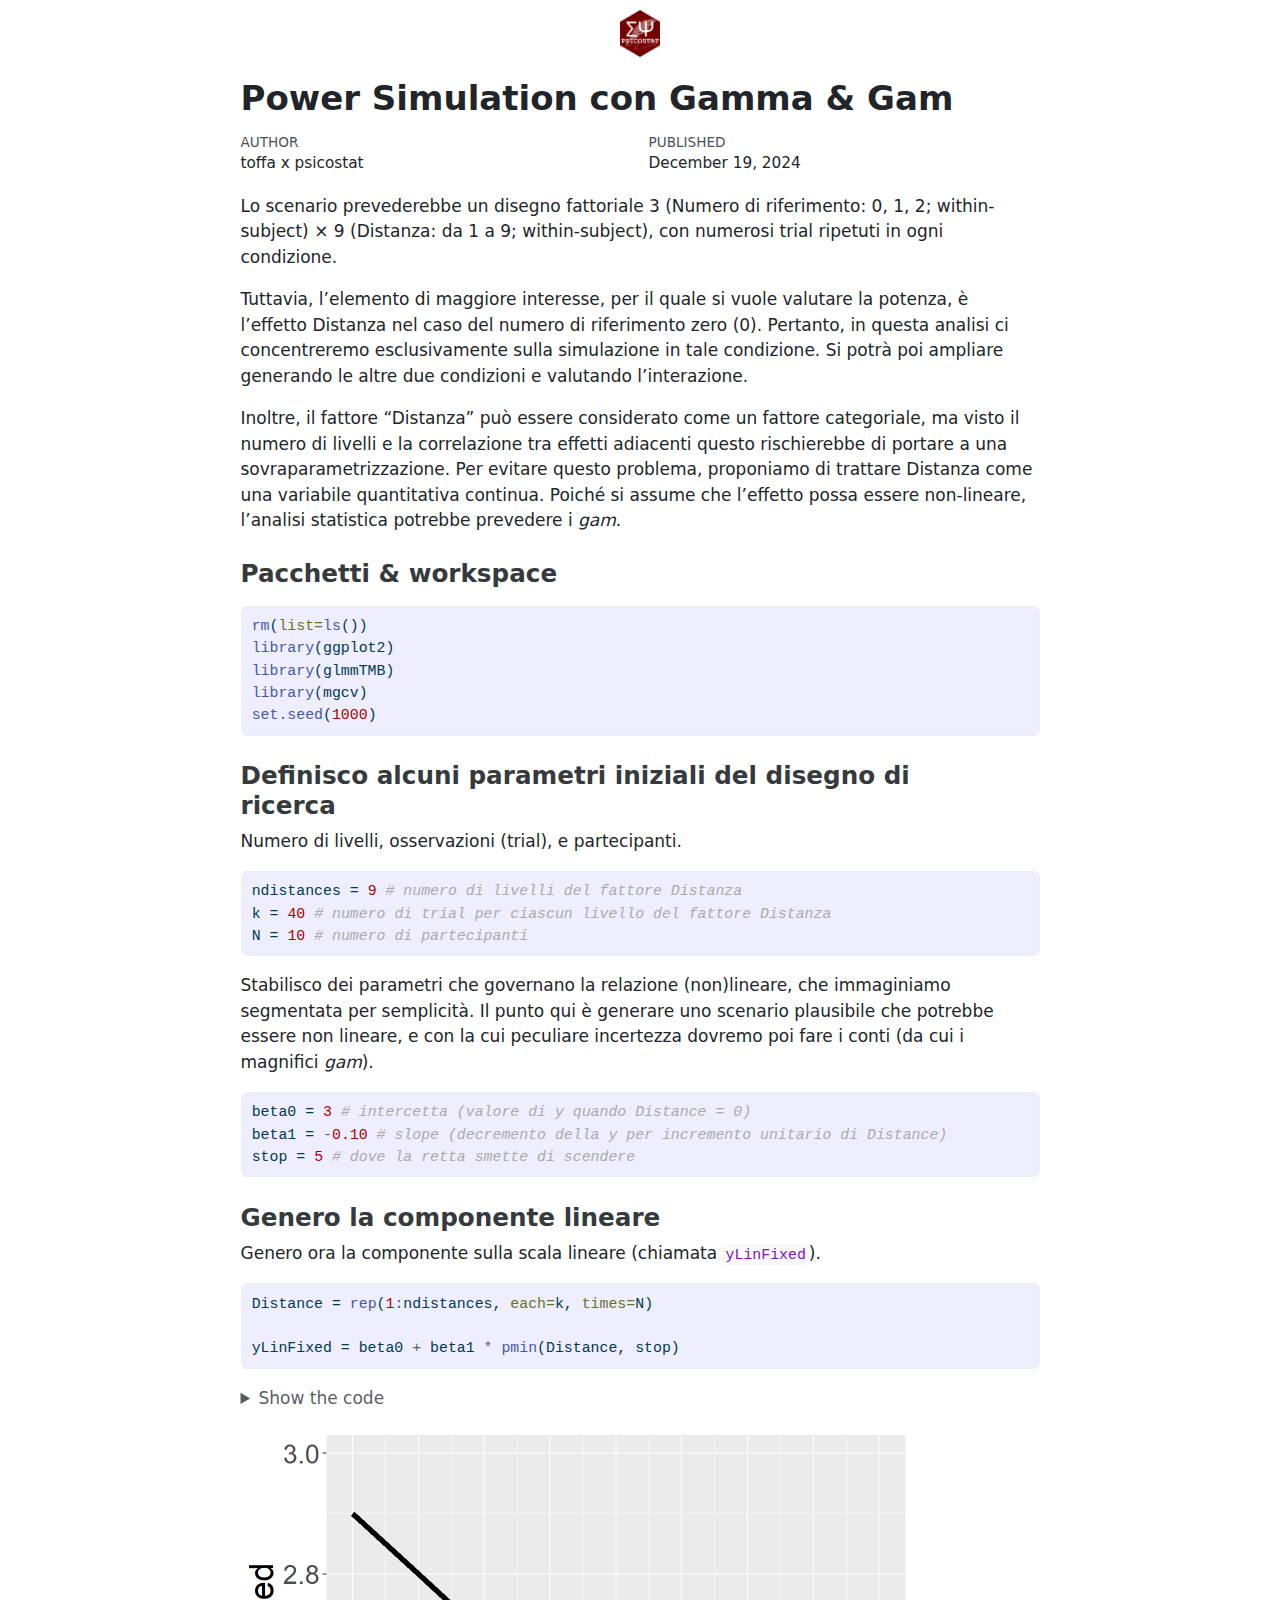
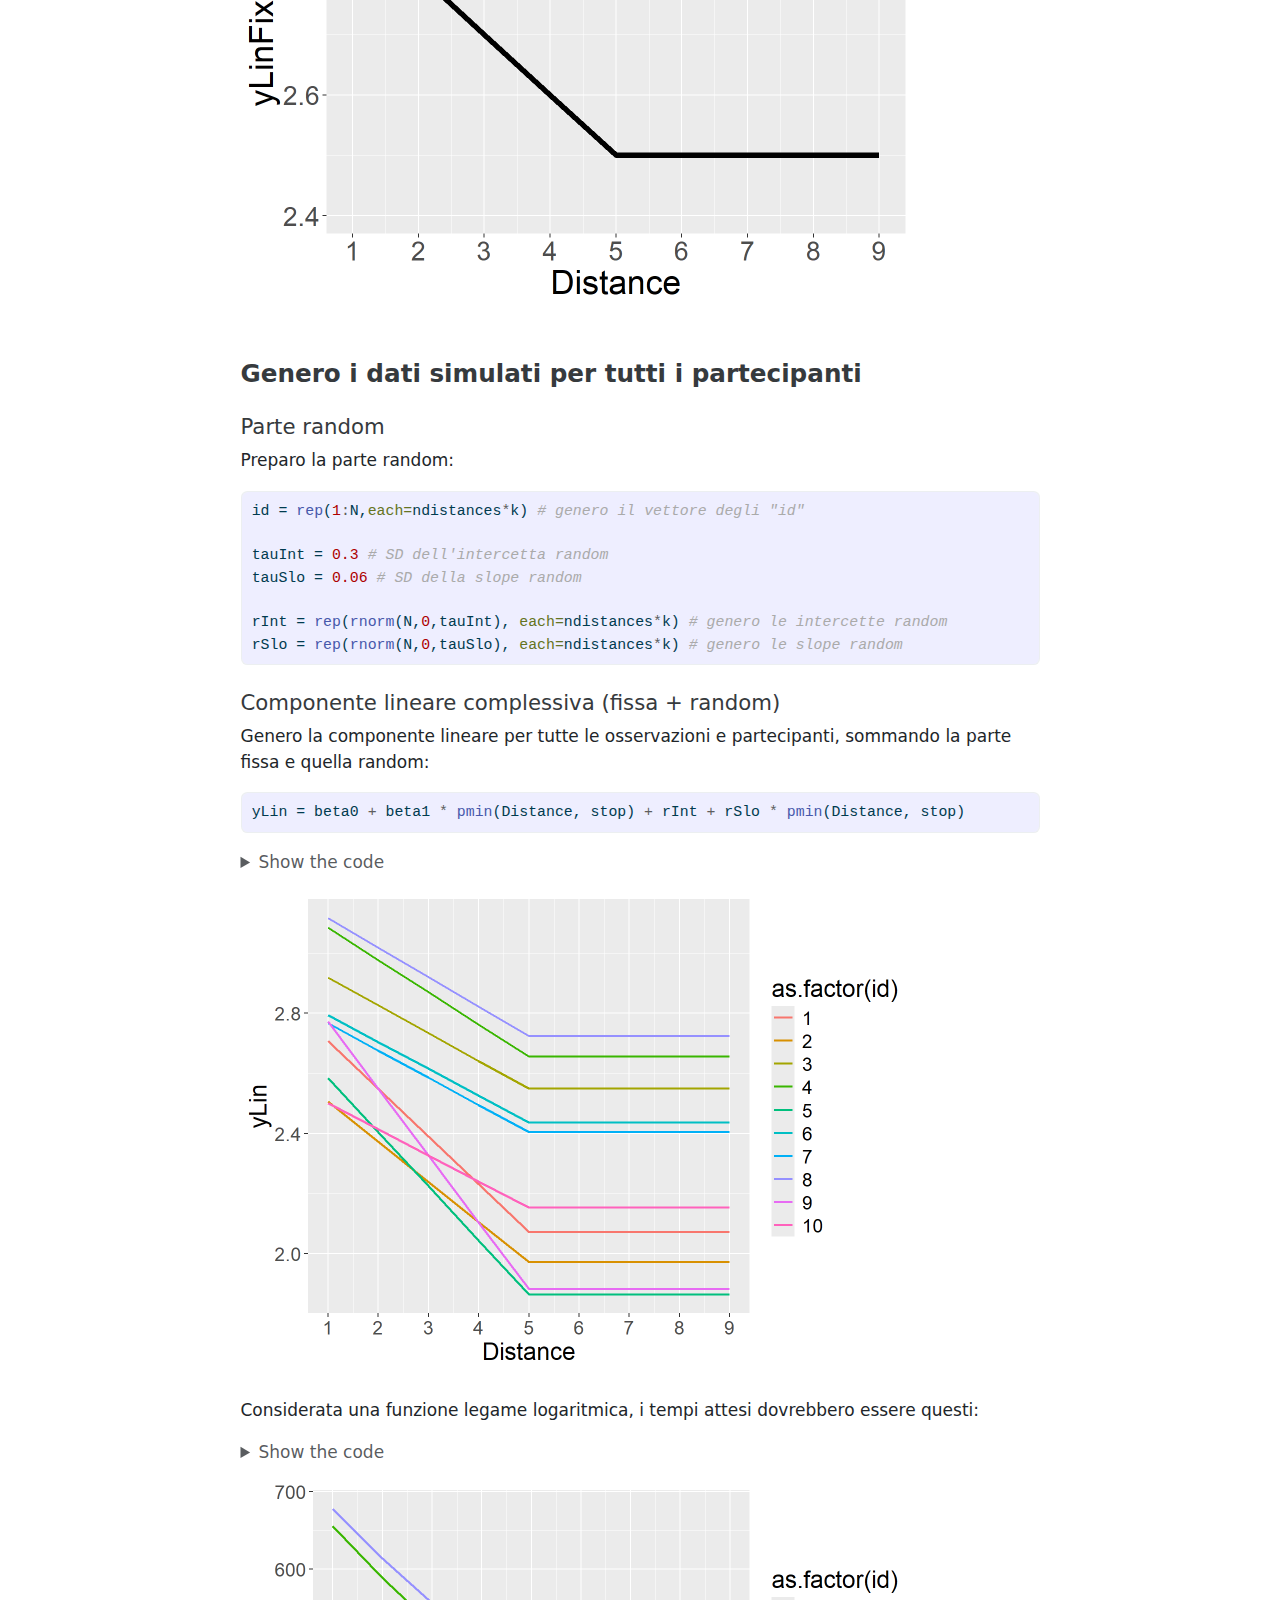
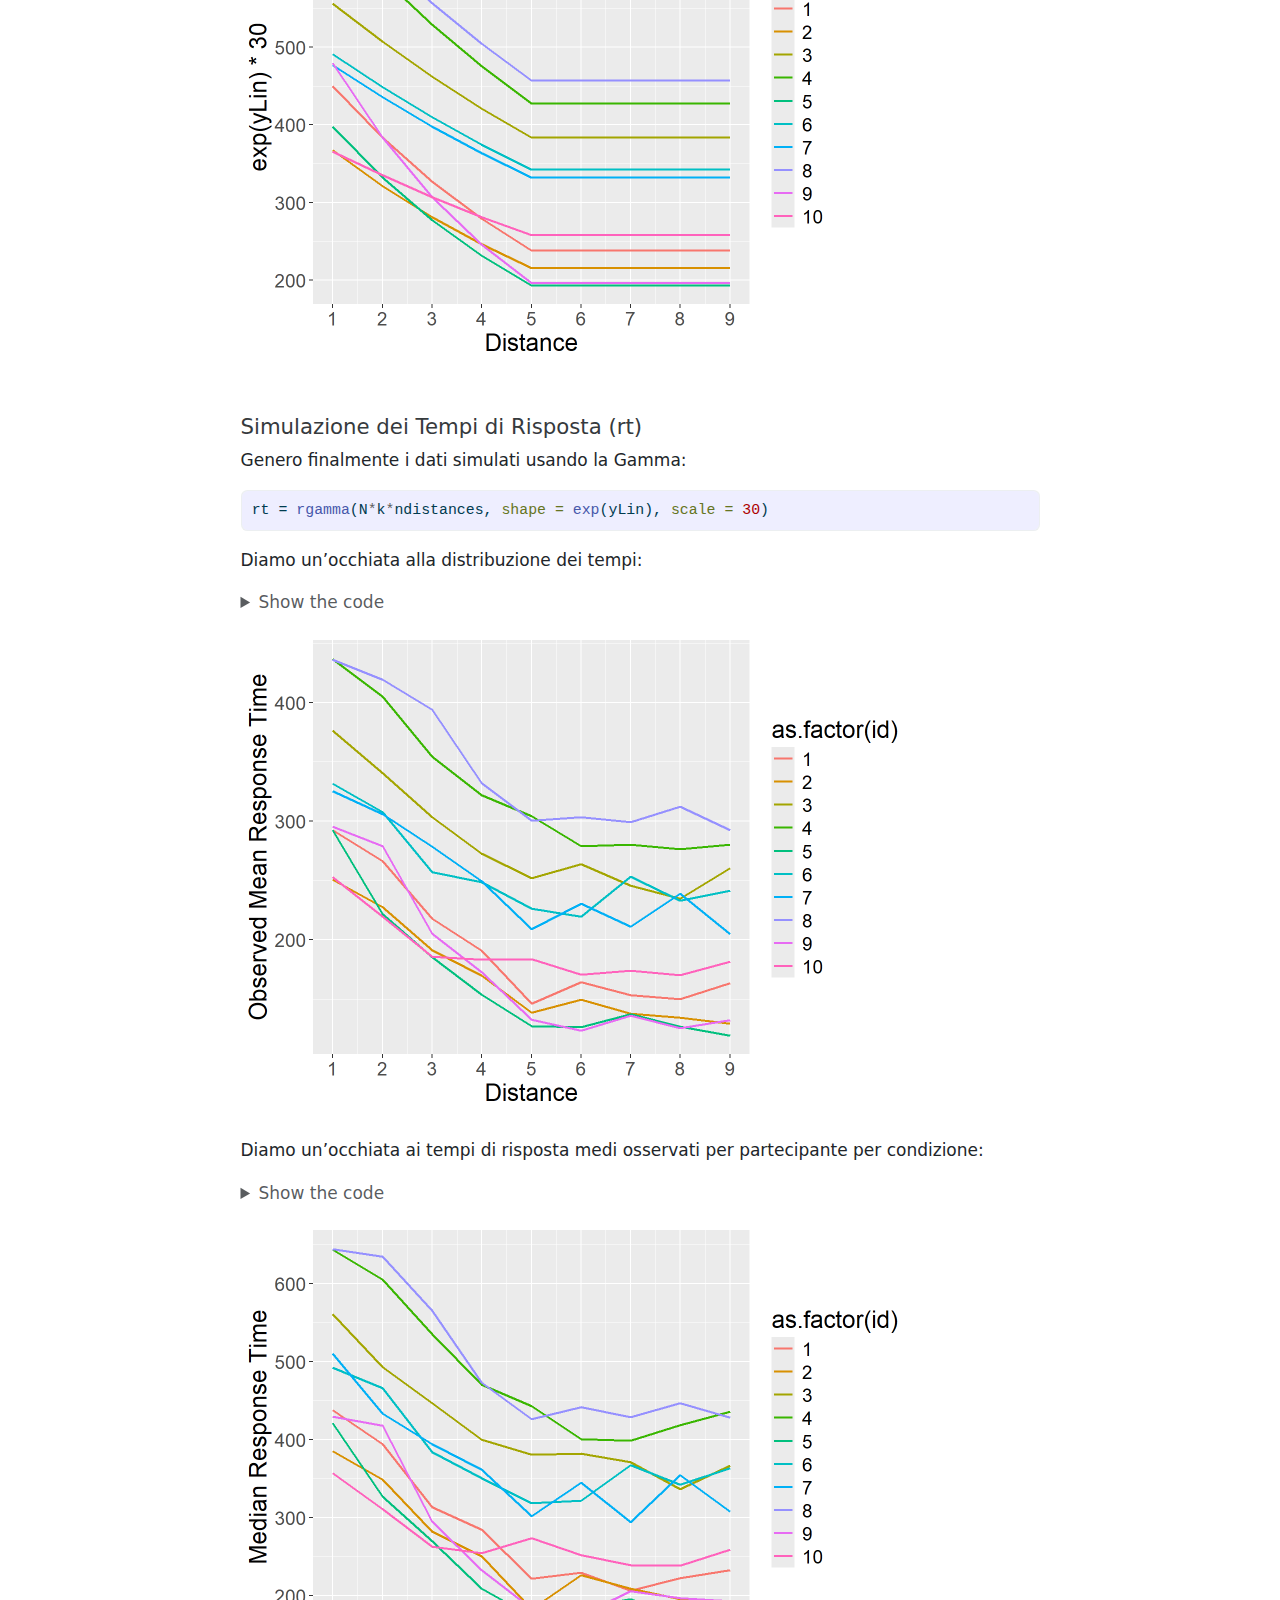
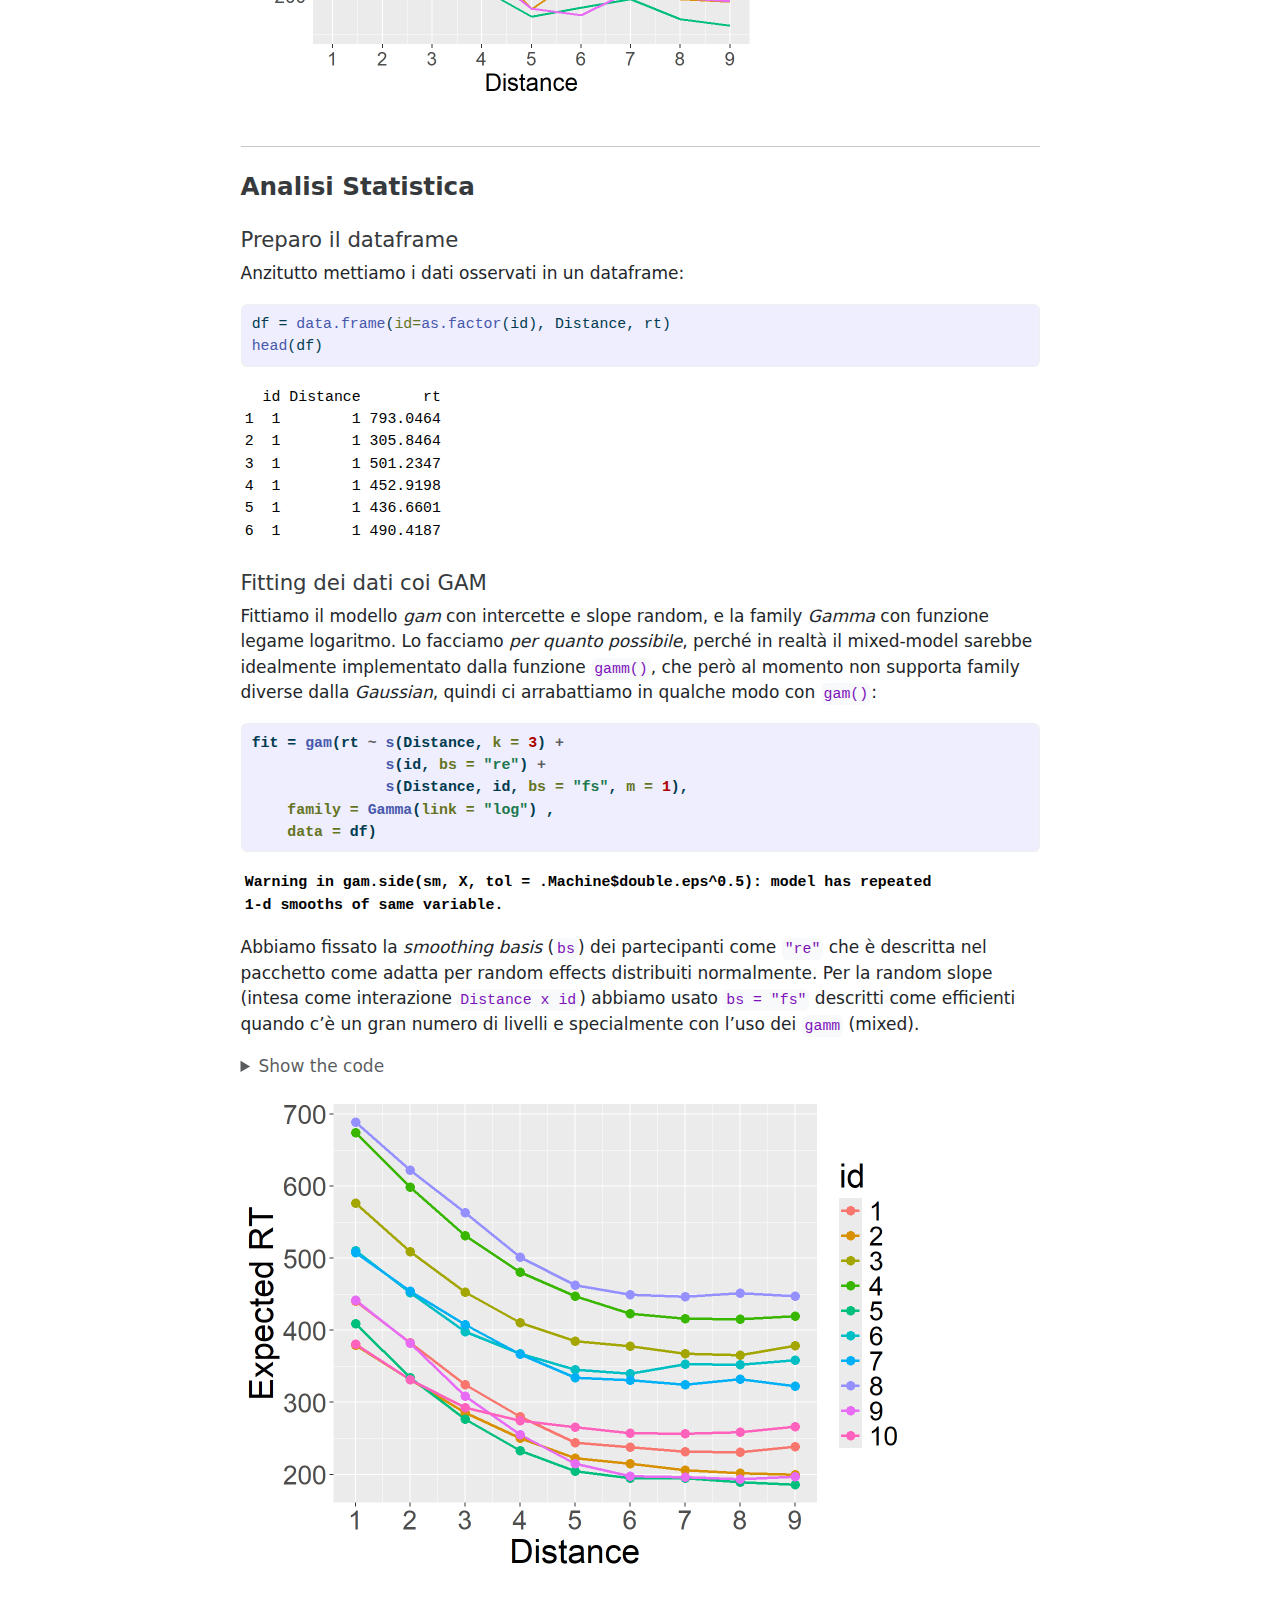
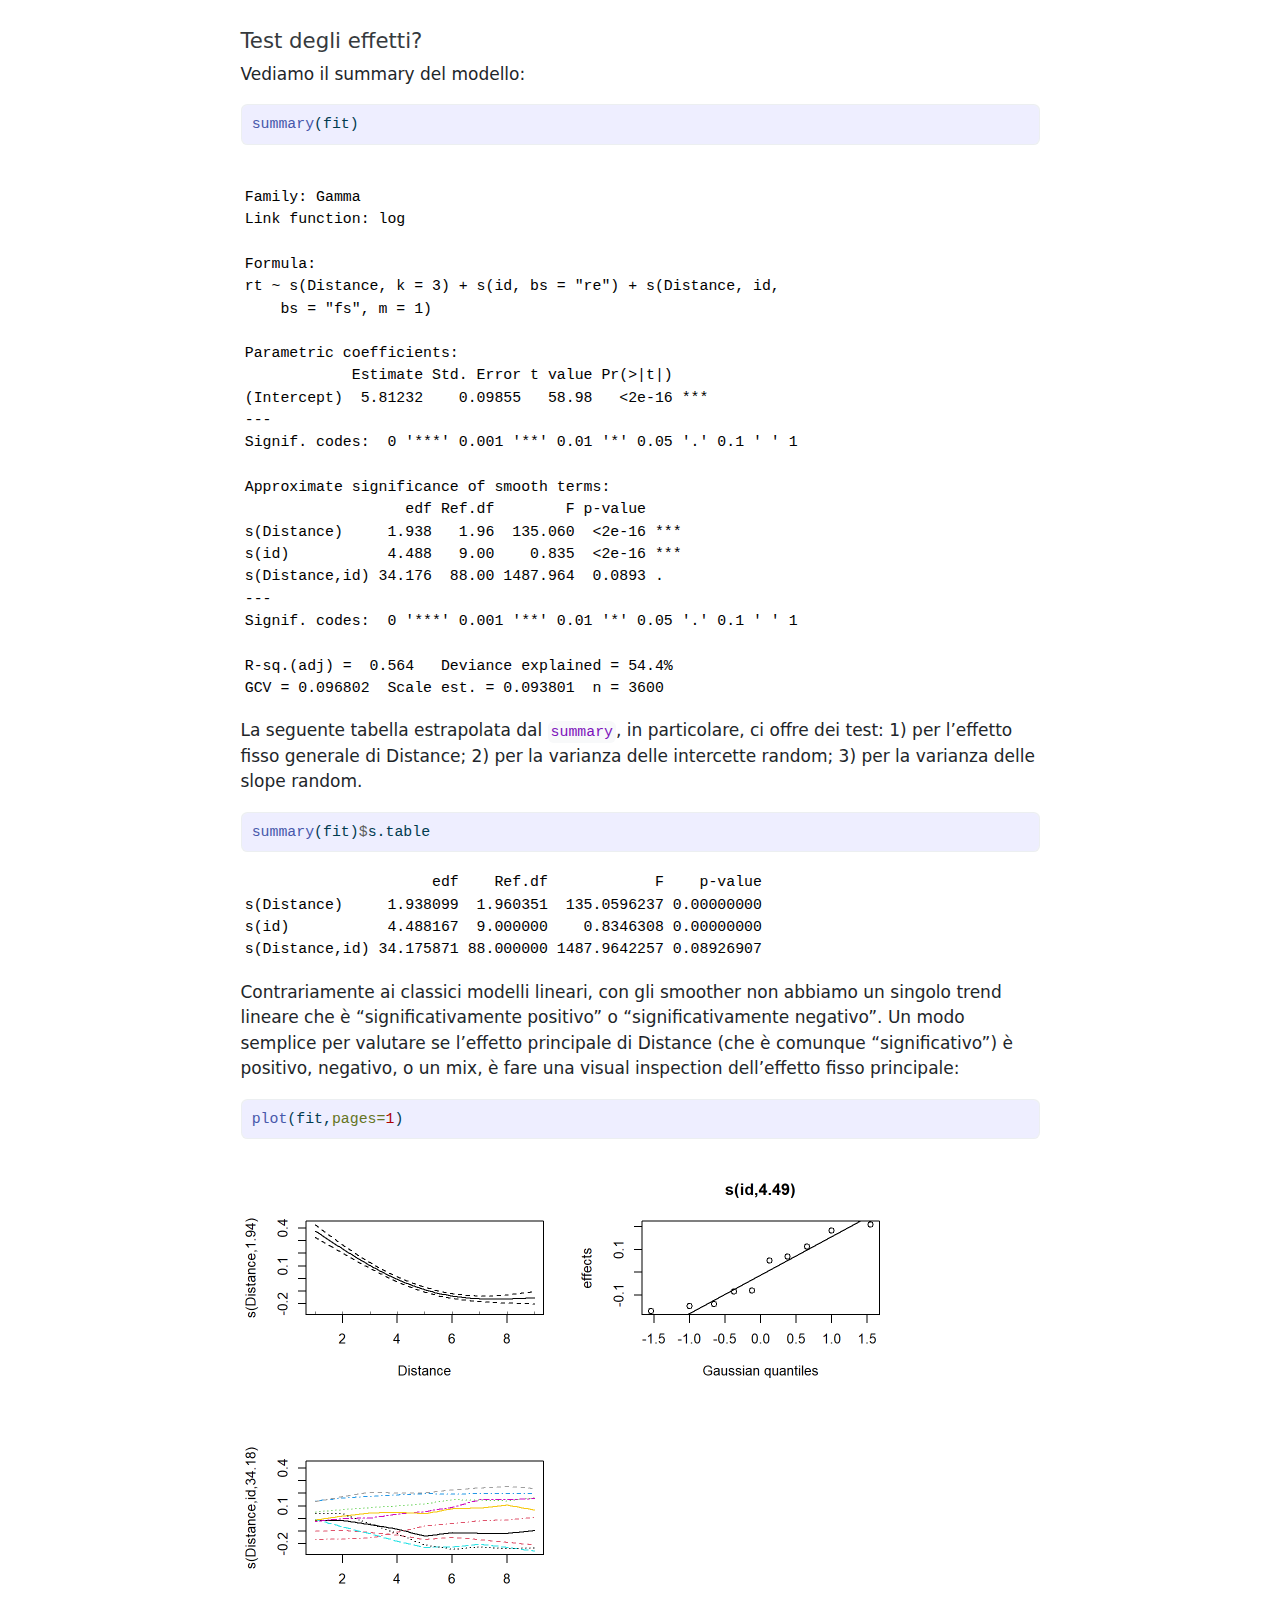
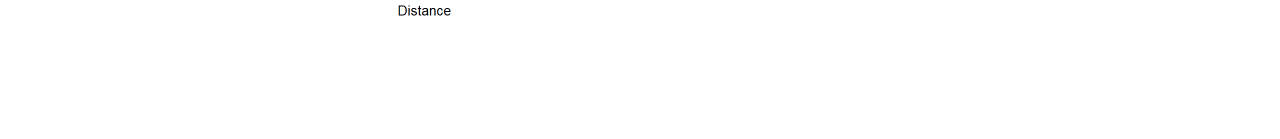
<file: rtgam/rtgam.html>
<!DOCTYPE html>
<html xmlns="http://www.w3.org/1999/xhtml" lang="en" xml:lang="en"><head>

<meta charset="utf-8">
<meta name="generator" content="quarto-1.4.550">

<meta name="viewport" content="width=device-width, initial-scale=1.0, user-scalable=yes">

<meta name="author" content="toffa x psicostat">
<meta name="dcterms.date" content="2024-12-19">

<title>Power Simulation con Gamma &amp; Gam</title>
<style>
code{white-space: pre-wrap;}
span.smallcaps{font-variant: small-caps;}
div.columns{display: flex; gap: min(4vw, 1.5em);}
div.column{flex: auto; overflow-x: auto;}
div.hanging-indent{margin-left: 1.5em; text-indent: -1.5em;}
ul.task-list{list-style: none;}
ul.task-list li input[type="checkbox"] {
  width: 0.8em;
  margin: 0 0.8em 0.2em -1em; /* quarto-specific, see https://github.com/quarto-dev/quarto-cli/issues/4556 */ 
  vertical-align: middle;
}
/* CSS for syntax highlighting */
pre > code.sourceCode { white-space: pre; position: relative; }
pre > code.sourceCode > span { line-height: 1.25; }
pre > code.sourceCode > span:empty { height: 1.2em; }
.sourceCode { overflow: visible; }
code.sourceCode > span { color: inherit; text-decoration: inherit; }
div.sourceCode { margin: 1em 0; }
pre.sourceCode { margin: 0; }
@media screen {
div.sourceCode { overflow: auto; }
}
@media print {
pre > code.sourceCode { white-space: pre-wrap; }
pre > code.sourceCode > span { text-indent: -5em; padding-left: 5em; }
}
pre.numberSource code
  { counter-reset: source-line 0; }
pre.numberSource code > span
  { position: relative; left: -4em; counter-increment: source-line; }
pre.numberSource code > span > a:first-child::before
  { content: counter(source-line);
    position: relative; left: -1em; text-align: right; vertical-align: baseline;
    border: none; display: inline-block;
    -webkit-touch-callout: none; -webkit-user-select: none;
    -khtml-user-select: none; -moz-user-select: none;
    -ms-user-select: none; user-select: none;
    padding: 0 4px; width: 4em;
  }
pre.numberSource { margin-left: 3em;  padding-left: 4px; }
div.sourceCode
  {   }
@media screen {
pre > code.sourceCode > span > a:first-child::before { text-decoration: underline; }
}
</style>


<script src="rtgam_files/libs/clipboard/clipboard.min.js"></script>
<script src="rtgam_files/libs/quarto-html/quarto.js"></script>
<script src="rtgam_files/libs/quarto-html/popper.min.js"></script>
<script src="rtgam_files/libs/quarto-html/tippy.umd.min.js"></script>
<script src="rtgam_files/libs/quarto-html/anchor.min.js"></script>
<link href="rtgam_files/libs/quarto-html/tippy.css" rel="stylesheet">
<link href="rtgam_files/libs/quarto-html/quarto-syntax-highlighting.css" rel="stylesheet" id="quarto-text-highlighting-styles">
<script src="rtgam_files/libs/bootstrap/bootstrap.min.js"></script>
<link href="rtgam_files/libs/bootstrap/bootstrap-icons.css" rel="stylesheet">
<link href="rtgam_files/libs/bootstrap/bootstrap.min.css" rel="stylesheet" id="quarto-bootstrap" data-mode="light">
</head><body class="fullcontent"><img src="psicostat.png" alt="Logo" style="width:40px; margin: 5px auto; display: block; margin-top: 10px;">


<link rel="stylesheet" href="custom.css">




<div id="quarto-content" class="page-columns page-rows-contents page-layout-article">

<main class="content" id="quarto-document-content">

<header id="title-block-header" class="quarto-title-block default">
<div class="quarto-title">
<h1 class="title">Power Simulation con Gamma &amp; Gam</h1>
</div>



<div class="quarto-title-meta">

    <div>
    <div class="quarto-title-meta-heading">Author</div>
    <div class="quarto-title-meta-contents">
             <p>toffa x psicostat </p>
          </div>
  </div>
    
    <div>
    <div class="quarto-title-meta-heading">Published</div>
    <div class="quarto-title-meta-contents">
      <p class="date">December 19, 2024</p>
    </div>
  </div>
  
    
  </div>
  


</header>


<p>Lo scenario prevederebbe un disegno fattoriale 3 (Numero di riferimento: 0, 1, 2; within-subject) × 9 (Distanza: da 1 a 9; within-subject), con numerosi trial ripetuti in ogni condizione.</p>
<p>Tuttavia, l’elemento di maggiore interesse, per il quale si vuole valutare la potenza, è l’effetto Distanza nel caso del numero di riferimento zero (0). Pertanto, in questa analisi ci concentreremo esclusivamente sulla simulazione in tale condizione. Si potrà poi ampliare generando le altre due condizioni e valutando l’interazione.</p>
<p>Inoltre, il fattore “Distanza” può essere considerato come un fattore categoriale, ma visto il numero di livelli e la correlazione tra effetti adiacenti questo rischierebbe di portare a una sovraparametrizzazione. Per evitare questo problema, proponiamo di trattare Distanza come una variabile quantitativa continua. Poiché si assume che l’effetto possa essere non-lineare, l’analisi statistica potrebbe prevedere i <em>gam</em>.</p>
<section id="pacchetti-workspace" class="level3">
<h3 class="anchored" data-anchor-id="pacchetti-workspace">Pacchetti &amp; workspace</h3>
<div class="cell">
<div class="sourceCode cell-code" id="cb1"><pre class="sourceCode r code-with-copy"><code class="sourceCode r"><span id="cb1-1"><a href="#cb1-1" aria-hidden="true" tabindex="-1"></a><span class="fu">rm</span>(<span class="at">list=</span><span class="fu">ls</span>())</span>
<span id="cb1-2"><a href="#cb1-2" aria-hidden="true" tabindex="-1"></a><span class="fu">library</span>(ggplot2)</span>
<span id="cb1-3"><a href="#cb1-3" aria-hidden="true" tabindex="-1"></a><span class="fu">library</span>(glmmTMB)</span>
<span id="cb1-4"><a href="#cb1-4" aria-hidden="true" tabindex="-1"></a><span class="fu">library</span>(mgcv)</span>
<span id="cb1-5"><a href="#cb1-5" aria-hidden="true" tabindex="-1"></a><span class="fu">set.seed</span>(<span class="dv">1000</span>)</span></code><button title="Copy to Clipboard" class="code-copy-button"><i class="bi"></i></button></pre></div>
</div>
</section>
<section id="definisco-alcuni-parametri-iniziali-del-disegno-di-ricerca" class="level3">
<h3 class="anchored" data-anchor-id="definisco-alcuni-parametri-iniziali-del-disegno-di-ricerca">Definisco alcuni parametri iniziali del disegno di ricerca</h3>
<p>Numero di livelli, osservazioni (trial), e partecipanti.</p>
<div class="cell">
<div class="sourceCode cell-code" id="cb2"><pre class="sourceCode r code-with-copy"><code class="sourceCode r"><span id="cb2-1"><a href="#cb2-1" aria-hidden="true" tabindex="-1"></a>ndistances <span class="ot">=</span> <span class="dv">9</span> <span class="co"># numero di livelli del fattore Distanza</span></span>
<span id="cb2-2"><a href="#cb2-2" aria-hidden="true" tabindex="-1"></a>k <span class="ot">=</span> <span class="dv">40</span> <span class="co"># numero di trial per ciascun livello del fattore Distanza</span></span>
<span id="cb2-3"><a href="#cb2-3" aria-hidden="true" tabindex="-1"></a>N <span class="ot">=</span> <span class="dv">10</span> <span class="co"># numero di partecipanti</span></span></code><button title="Copy to Clipboard" class="code-copy-button"><i class="bi"></i></button></pre></div>
</div>
<p>Stabilisco dei parametri che governano la relazione (non)lineare, che immaginiamo segmentata per semplicità. Il punto qui è generare uno scenario plausibile che potrebbe essere non lineare, e con la cui peculiare incertezza dovremo poi fare i conti (da cui i magnifici <em>gam</em>).</p>
<div class="cell">
<div class="sourceCode cell-code" id="cb3"><pre class="sourceCode r code-with-copy"><code class="sourceCode r"><span id="cb3-1"><a href="#cb3-1" aria-hidden="true" tabindex="-1"></a>beta0 <span class="ot">=</span> <span class="dv">3</span> <span class="co"># intercetta (valore di y quando Distance = 0)</span></span>
<span id="cb3-2"><a href="#cb3-2" aria-hidden="true" tabindex="-1"></a>beta1 <span class="ot">=</span> <span class="sc">-</span><span class="fl">0.10</span> <span class="co"># slope (decremento della y per incremento unitario di Distance)</span></span>
<span id="cb3-3"><a href="#cb3-3" aria-hidden="true" tabindex="-1"></a>stop <span class="ot">=</span> <span class="dv">5</span> <span class="co"># dove la retta smette di scendere</span></span></code><button title="Copy to Clipboard" class="code-copy-button"><i class="bi"></i></button></pre></div>
</div>
</section>
<section id="genero-la-componente-lineare" class="level3">
<h3 class="anchored" data-anchor-id="genero-la-componente-lineare">Genero la componente lineare</h3>
<p>Genero ora la componente sulla scala lineare (chiamata <code>yLinFixed</code>).</p>
<div class="cell">
<div class="sourceCode cell-code" id="cb4"><pre class="sourceCode r code-with-copy"><code class="sourceCode r"><span id="cb4-1"><a href="#cb4-1" aria-hidden="true" tabindex="-1"></a>Distance <span class="ot">=</span> <span class="fu">rep</span>(<span class="dv">1</span><span class="sc">:</span>ndistances, <span class="at">each=</span>k, <span class="at">times=</span>N)</span>
<span id="cb4-2"><a href="#cb4-2" aria-hidden="true" tabindex="-1"></a></span>
<span id="cb4-3"><a href="#cb4-3" aria-hidden="true" tabindex="-1"></a>yLinFixed <span class="ot">=</span> beta0 <span class="sc">+</span> beta1 <span class="sc">*</span> <span class="fu">pmin</span>(Distance, stop)</span></code><button title="Copy to Clipboard" class="code-copy-button"><i class="bi"></i></button></pre></div>
</div>
<div class="cell">
<details class="code-fold">
<summary>Show the code</summary>
<div class="sourceCode cell-code" id="cb5"><pre class="sourceCode r code-with-copy"><code class="sourceCode r"><span id="cb5-1"><a href="#cb5-1" aria-hidden="true" tabindex="-1"></a><span class="fu">ggplot</span>(<span class="at">data=</span><span class="fu">data.frame</span>())<span class="sc">+</span></span>
<span id="cb5-2"><a href="#cb5-2" aria-hidden="true" tabindex="-1"></a>  <span class="fu">geom_line</span>(<span class="fu">aes</span>(<span class="at">x=</span>Distance,<span class="at">y=</span>yLinFixed),<span class="at">size=</span><span class="dv">2</span>)<span class="sc">+</span>  </span>
<span id="cb5-3"><a href="#cb5-3" aria-hidden="true" tabindex="-1"></a>  <span class="fu">scale_x_continuous</span>(<span class="at">breaks=</span><span class="dv">1</span><span class="sc">:</span>ndistances)<span class="sc">+</span></span>
<span id="cb5-4"><a href="#cb5-4" aria-hidden="true" tabindex="-1"></a>  <span class="fu">scale_y_continuous</span>(<span class="at">limits=</span><span class="fu">c</span>(<span class="fu">min</span>(yLinFixed)<span class="sc">-</span><span class="fl">0.1</span>,<span class="fu">max</span>(yLinFixed<span class="fl">+0.1</span>)))<span class="sc">+</span></span>
<span id="cb5-5"><a href="#cb5-5" aria-hidden="true" tabindex="-1"></a>  <span class="fu">theme</span>(<span class="at">text=</span><span class="fu">element_text</span>(<span class="at">size=</span><span class="dv">25</span>))</span></code><button title="Copy to Clipboard" class="code-copy-button"><i class="bi"></i></button></pre></div>
</details>
<div class="cell-output-display">
<div>
<figure class="figure">
<p><img src="rtgam_files/figure-html/unnamed-chunk-5-1.png" class="img-fluid figure-img" width="672"></p>
</figure>
</div>
</div>
</div>
</section>
<section id="genero-i-dati-simulati-per-tutti-i-partecipanti" class="level3">
<h3 class="anchored" data-anchor-id="genero-i-dati-simulati-per-tutti-i-partecipanti">Genero i dati simulati per tutti i partecipanti</h3>
<section id="parte-random" class="level4">
<h4 class="anchored" data-anchor-id="parte-random">Parte random</h4>
<p>Preparo la parte random:</p>
<div class="cell">
<div class="sourceCode cell-code" id="cb6"><pre class="sourceCode r code-with-copy"><code class="sourceCode r"><span id="cb6-1"><a href="#cb6-1" aria-hidden="true" tabindex="-1"></a>id <span class="ot">=</span> <span class="fu">rep</span>(<span class="dv">1</span><span class="sc">:</span>N,<span class="at">each=</span>ndistances<span class="sc">*</span>k) <span class="co"># genero il vettore degli "id"</span></span>
<span id="cb6-2"><a href="#cb6-2" aria-hidden="true" tabindex="-1"></a></span>
<span id="cb6-3"><a href="#cb6-3" aria-hidden="true" tabindex="-1"></a>tauInt <span class="ot">=</span> <span class="fl">0.3</span> <span class="co"># SD dell'intercetta random</span></span>
<span id="cb6-4"><a href="#cb6-4" aria-hidden="true" tabindex="-1"></a>tauSlo <span class="ot">=</span> <span class="fl">0.06</span> <span class="co"># SD della slope random</span></span>
<span id="cb6-5"><a href="#cb6-5" aria-hidden="true" tabindex="-1"></a></span>
<span id="cb6-6"><a href="#cb6-6" aria-hidden="true" tabindex="-1"></a>rInt <span class="ot">=</span> <span class="fu">rep</span>(<span class="fu">rnorm</span>(N,<span class="dv">0</span>,tauInt), <span class="at">each=</span>ndistances<span class="sc">*</span>k) <span class="co"># genero le intercette random</span></span>
<span id="cb6-7"><a href="#cb6-7" aria-hidden="true" tabindex="-1"></a>rSlo <span class="ot">=</span> <span class="fu">rep</span>(<span class="fu">rnorm</span>(N,<span class="dv">0</span>,tauSlo), <span class="at">each=</span>ndistances<span class="sc">*</span>k) <span class="co"># genero le slope random</span></span></code><button title="Copy to Clipboard" class="code-copy-button"><i class="bi"></i></button></pre></div>
</div>
</section>
<section id="componente-lineare-complessiva-fissa-random" class="level4">
<h4 class="anchored" data-anchor-id="componente-lineare-complessiva-fissa-random">Componente lineare complessiva (fissa + random)</h4>
<p>Genero la componente lineare per tutte le osservazioni e partecipanti, sommando la parte fissa e quella random:</p>
<div class="cell">
<div class="sourceCode cell-code" id="cb7"><pre class="sourceCode r code-with-copy"><code class="sourceCode r"><span id="cb7-1"><a href="#cb7-1" aria-hidden="true" tabindex="-1"></a>yLin <span class="ot">=</span> beta0 <span class="sc">+</span> beta1 <span class="sc">*</span> <span class="fu">pmin</span>(Distance, stop) <span class="sc">+</span> rInt <span class="sc">+</span> rSlo <span class="sc">*</span> <span class="fu">pmin</span>(Distance, stop)</span></code><button title="Copy to Clipboard" class="code-copy-button"><i class="bi"></i></button></pre></div>
</div>
<div class="cell">
<details class="code-fold">
<summary>Show the code</summary>
<div class="sourceCode cell-code" id="cb8"><pre class="sourceCode r code-with-copy"><code class="sourceCode r"><span id="cb8-1"><a href="#cb8-1" aria-hidden="true" tabindex="-1"></a><span class="fu">ggplot</span>(<span class="at">data=</span><span class="fu">data.frame</span>(),<span class="fu">aes</span>(<span class="at">x=</span>Distance,<span class="at">y=</span>yLin,<span class="at">color=</span><span class="fu">as.factor</span>(id)))<span class="sc">+</span></span>
<span id="cb8-2"><a href="#cb8-2" aria-hidden="true" tabindex="-1"></a>  <span class="fu">geom_line</span>(<span class="at">size=</span><span class="fl">0.8</span>)<span class="sc">+</span></span>
<span id="cb8-3"><a href="#cb8-3" aria-hidden="true" tabindex="-1"></a>  <span class="fu">scale_x_continuous</span>(<span class="at">breaks=</span><span class="dv">1</span><span class="sc">:</span>ndistances)<span class="sc">+</span></span>
<span id="cb8-4"><a href="#cb8-4" aria-hidden="true" tabindex="-1"></a>  <span class="fu">theme</span>(<span class="at">text=</span><span class="fu">element_text</span>(<span class="at">size=</span><span class="dv">18</span>))</span></code><button title="Copy to Clipboard" class="code-copy-button"><i class="bi"></i></button></pre></div>
</details>
<div class="cell-output-display">
<div>
<figure class="figure">
<p><img src="rtgam_files/figure-html/unnamed-chunk-8-1.png" class="img-fluid figure-img" width="672"></p>
</figure>
</div>
</div>
</div>
<p>Considerata una funzione legame logaritmica, i tempi attesi dovrebbero essere questi:</p>
<div class="cell">
<details class="code-fold">
<summary>Show the code</summary>
<div class="sourceCode cell-code" id="cb9"><pre class="sourceCode r code-with-copy"><code class="sourceCode r"><span id="cb9-1"><a href="#cb9-1" aria-hidden="true" tabindex="-1"></a><span class="fu">ggplot</span>(<span class="at">data=</span><span class="fu">data.frame</span>(),<span class="fu">aes</span>(<span class="at">x=</span>Distance,<span class="at">y=</span><span class="fu">exp</span>(yLin)<span class="sc">*</span><span class="dv">30</span>,<span class="at">color=</span><span class="fu">as.factor</span>(id)))<span class="sc">+</span></span>
<span id="cb9-2"><a href="#cb9-2" aria-hidden="true" tabindex="-1"></a>  <span class="fu">geom_line</span>(<span class="at">size=</span><span class="fl">0.8</span>)<span class="sc">+</span></span>
<span id="cb9-3"><a href="#cb9-3" aria-hidden="true" tabindex="-1"></a>  <span class="fu">scale_x_continuous</span>(<span class="at">breaks=</span><span class="dv">1</span><span class="sc">:</span>ndistances)<span class="sc">+</span></span>
<span id="cb9-4"><a href="#cb9-4" aria-hidden="true" tabindex="-1"></a>  <span class="fu">theme</span>(<span class="at">text=</span><span class="fu">element_text</span>(<span class="at">size=</span><span class="dv">18</span>))</span></code><button title="Copy to Clipboard" class="code-copy-button"><i class="bi"></i></button></pre></div>
</details>
<div class="cell-output-display">
<div>
<figure class="figure">
<p><img src="rtgam_files/figure-html/unnamed-chunk-9-1.png" class="img-fluid figure-img" width="672"></p>
</figure>
</div>
</div>
</div>
</section>
<section id="simulazione-dei-tempi-di-risposta-rt" class="level4">
<h4 class="anchored" data-anchor-id="simulazione-dei-tempi-di-risposta-rt">Simulazione dei Tempi di Risposta (rt)</h4>
<p>Genero finalmente i dati simulati usando la Gamma:</p>
<div class="cell">
<div class="sourceCode cell-code" id="cb10"><pre class="sourceCode r code-with-copy"><code class="sourceCode r"><span id="cb10-1"><a href="#cb10-1" aria-hidden="true" tabindex="-1"></a>rt <span class="ot">=</span> <span class="fu">rgamma</span>(N<span class="sc">*</span>k<span class="sc">*</span>ndistances, <span class="at">shape =</span> <span class="fu">exp</span>(yLin), <span class="at">scale =</span> <span class="dv">30</span>)</span></code><button title="Copy to Clipboard" class="code-copy-button"><i class="bi"></i></button></pre></div>
</div>
<p>Diamo un’occhiata alla distribuzione dei tempi:</p>
<div class="cell">
<details class="code-fold">
<summary>Show the code</summary>
<div class="sourceCode cell-code" id="cb11"><pre class="sourceCode r code-with-copy"><code class="sourceCode r"><span id="cb11-1"><a href="#cb11-1" aria-hidden="true" tabindex="-1"></a><span class="fu">ggplot</span>(<span class="at">data=</span><span class="fu">data.frame</span>())<span class="sc">+</span></span>
<span id="cb11-2"><a href="#cb11-2" aria-hidden="true" tabindex="-1"></a>  <span class="fu">geom_density</span>(<span class="fu">aes</span>(<span class="at">x=</span>rt,<span class="at">y=</span><span class="fu">after_stat</span>(density)),<span class="at">fill=</span><span class="st">"black"</span>,<span class="at">alpha=</span>.<span class="dv">35</span>,<span class="at">color=</span><span class="cn">NA</span>)<span class="sc">+</span></span>
<span id="cb11-3"><a href="#cb11-3" aria-hidden="true" tabindex="-1"></a>  <span class="fu">theme</span>(<span class="at">text=</span><span class="fu">element_text</span>(<span class="at">size=</span><span class="dv">18</span>))</span></code><button title="Copy to Clipboard" class="code-copy-button"><i class="bi"></i></button></pre></div>
</details>
<div class="cell-output-display">
<div>
<figure class="figure">
<p><img src="rtgam_files/figure-html/unnamed-chunk-11-1.png" class="img-fluid figure-img" width="672"></p>
</figure>
</div>
</div>
</div>
<p>Diamo un’occhiata ai tempi di risposta medi osservati per partecipante per condizione:</p>
<div class="cell">
<details class="code-fold">
<summary>Show the code</summary>
<div class="sourceCode cell-code" id="cb12"><pre class="sourceCode r code-with-copy"><code class="sourceCode r"><span id="cb12-1"><a href="#cb12-1" aria-hidden="true" tabindex="-1"></a>dx <span class="ot">=</span> <span class="fu">aggregate</span>(rt,<span class="at">by=</span><span class="fu">list</span>(<span class="at">id=</span>id,<span class="at">Distance=</span>Distance),<span class="at">FUN=</span>median)</span>
<span id="cb12-2"><a href="#cb12-2" aria-hidden="true" tabindex="-1"></a><span class="fu">ggplot</span>(<span class="at">data=</span>dx,<span class="fu">aes</span>(<span class="at">x=</span>Distance,<span class="at">y=</span>x,<span class="at">color=</span><span class="fu">as.factor</span>(id)))<span class="sc">+</span></span>
<span id="cb12-3"><a href="#cb12-3" aria-hidden="true" tabindex="-1"></a>  <span class="fu">geom_line</span>(<span class="at">size=</span><span class="fl">0.8</span>)<span class="sc">+</span></span>
<span id="cb12-4"><a href="#cb12-4" aria-hidden="true" tabindex="-1"></a>  <span class="fu">scale_x_continuous</span>(<span class="at">breaks=</span><span class="dv">1</span><span class="sc">:</span>ndistances)<span class="sc">+</span></span>
<span id="cb12-5"><a href="#cb12-5" aria-hidden="true" tabindex="-1"></a>  <span class="fu">theme</span>(<span class="at">text=</span><span class="fu">element_text</span>(<span class="at">size=</span><span class="dv">18</span>))<span class="sc">+</span></span>
<span id="cb12-6"><a href="#cb12-6" aria-hidden="true" tabindex="-1"></a>  <span class="fu">labs</span>(<span class="at">y=</span><span class="st">"Median Response Time"</span>)</span></code><button title="Copy to Clipboard" class="code-copy-button"><i class="bi"></i></button></pre></div>
</details>
<div class="cell-output-display">
<div>
<figure class="figure">
<p><img src="rtgam_files/figure-html/unnamed-chunk-12-1.png" class="img-fluid figure-img" width="672"></p>
</figure>
</div>
</div>
</div>
<hr>
</section>
</section>
<section id="analisi-statistica" class="level3">
<h3 class="anchored" data-anchor-id="analisi-statistica">Analisi Statistica</h3>
<section id="preparo-il-dataframe" class="level4">
<h4 class="anchored" data-anchor-id="preparo-il-dataframe">Preparo il dataframe</h4>
<p>Anzitutto mettiamo i dati osservati in un dataframe:</p>
<div class="cell">
<div class="sourceCode cell-code" id="cb13"><pre class="sourceCode r code-with-copy"><code class="sourceCode r"><span id="cb13-1"><a href="#cb13-1" aria-hidden="true" tabindex="-1"></a>df <span class="ot">=</span> <span class="fu">data.frame</span>(<span class="at">id=</span><span class="fu">as.factor</span>(id), Distance, rt)</span>
<span id="cb13-2"><a href="#cb13-2" aria-hidden="true" tabindex="-1"></a><span class="fu">head</span>(df)</span></code><button title="Copy to Clipboard" class="code-copy-button"><i class="bi"></i></button></pre></div>
<div class="cell-output cell-output-stdout">
<pre><code>  id Distance       rt
1  1        1 793.0464
2  1        1 305.8464
3  1        1 501.2347
4  1        1 452.9198
5  1        1 436.6601
6  1        1 490.4187</code></pre>
</div>
</div>
</section>
<section id="fitting-dei-dati-coi-gam" class="level4">
<h4 class="anchored" data-anchor-id="fitting-dei-dati-coi-gam">Fitting dei dati coi GAM</h4>
<p>Fittiamo il modello <em>gam</em> con intercette e slope random, e la family <em>Gamma</em> con funzione legame logaritmo. Lo facciamo <em>per quanto possibile</em>, perché in realtà il mixed-model sarebbe idealmente implementato dalla funzione <code>gamm()</code>, che però al momento non supporta family diverse dalla <em>Gaussian</em>, quindi ci arrabattiamo in qualche modo con <code>gam()</code>:</p>
<div style="font-weight:bold;">
<div class="cell">
<div class="sourceCode cell-code" id="cb15"><pre class="sourceCode r code-with-copy"><code class="sourceCode r"><span id="cb15-1"><a href="#cb15-1" aria-hidden="true" tabindex="-1"></a>fit <span class="ot">=</span> <span class="fu">gam</span>(rt <span class="sc">~</span> <span class="fu">s</span>(Distance, <span class="at">k =</span> <span class="dv">3</span>) <span class="sc">+</span></span>
<span id="cb15-2"><a href="#cb15-2" aria-hidden="true" tabindex="-1"></a>               <span class="fu">s</span>(id, <span class="at">bs =</span> <span class="st">"re"</span>) <span class="sc">+</span> </span>
<span id="cb15-3"><a href="#cb15-3" aria-hidden="true" tabindex="-1"></a>               <span class="fu">s</span>(Distance, id, <span class="at">bs =</span> <span class="st">"fs"</span>, <span class="at">m =</span> <span class="dv">1</span>), </span>
<span id="cb15-4"><a href="#cb15-4" aria-hidden="true" tabindex="-1"></a>    <span class="at">family =</span> <span class="fu">Gamma</span>(<span class="at">link =</span> <span class="st">"log"</span>) , </span>
<span id="cb15-5"><a href="#cb15-5" aria-hidden="true" tabindex="-1"></a>    <span class="at">data =</span> df)</span></code><button title="Copy to Clipboard" class="code-copy-button"><i class="bi"></i></button></pre></div>
<div class="cell-output cell-output-stderr">
<pre><code>Warning in gam.side(sm, X, tol = .Machine$double.eps^0.5): model has repeated
1-d smooths of same variable.</code></pre>
</div>
</div>
</div>
<p>Abbiamo fissato la <em>smoothing basis</em> (<code>bs</code>) dei partecipanti come <code>"re"</code> che è descritta nel pacchetto come adatta per random effects distribuiti normalmente. Per la random slope (intesa come interazione <code>Distance x id</code>) abbiamo usato <code>bs = "fs"</code> descritti come efficienti quando c’è un gran numero di livelli e specialmente con l’uso dei <code>gamm</code> (mixed).</p>
<div class="cell">
<details class="code-fold">
<summary>Show the code</summary>
<div class="sourceCode cell-code" id="cb17"><pre class="sourceCode r code-with-copy"><code class="sourceCode r"><span id="cb17-1"><a href="#cb17-1" aria-hidden="true" tabindex="-1"></a>ypred <span class="ot">=</span> <span class="fu">predict</span>(fit)</span>
<span id="cb17-2"><a href="#cb17-2" aria-hidden="true" tabindex="-1"></a><span class="fu">ggplot</span>(<span class="fu">data.frame</span>(),<span class="fu">aes</span>(<span class="at">x=</span>df<span class="sc">$</span>Distance,<span class="at">y=</span><span class="fu">exp</span>(ypred),<span class="at">group=</span><span class="fu">as.factor</span>(df<span class="sc">$</span>id),<span class="at">color=</span><span class="fu">as.factor</span>(df<span class="sc">$</span>id)))<span class="sc">+</span></span>
<span id="cb17-3"><a href="#cb17-3" aria-hidden="true" tabindex="-1"></a>  <span class="fu">geom_line</span>(<span class="at">size=</span><span class="dv">1</span>)<span class="sc">+</span></span>
<span id="cb17-4"><a href="#cb17-4" aria-hidden="true" tabindex="-1"></a>  <span class="fu">geom_point</span>(<span class="at">size=</span><span class="dv">3</span>)<span class="sc">+</span></span>
<span id="cb17-5"><a href="#cb17-5" aria-hidden="true" tabindex="-1"></a>  <span class="fu">scale_x_continuous</span>(<span class="at">breaks=</span><span class="dv">1</span><span class="sc">:</span>ndistances)<span class="sc">+</span></span>
<span id="cb17-6"><a href="#cb17-6" aria-hidden="true" tabindex="-1"></a>  <span class="fu">theme</span>(<span class="at">text=</span><span class="fu">element_text</span>(<span class="at">size=</span><span class="dv">25</span>))<span class="sc">+</span></span>
<span id="cb17-7"><a href="#cb17-7" aria-hidden="true" tabindex="-1"></a>  <span class="fu">labs</span>(<span class="at">x=</span><span class="st">"Distance"</span>,<span class="at">y=</span><span class="st">"Expected RT"</span>,<span class="at">color=</span><span class="st">"id"</span>)</span></code><button title="Copy to Clipboard" class="code-copy-button"><i class="bi"></i></button></pre></div>
</details>
<div class="cell-output-display">
<div>
<figure class="figure">
<p><img src="rtgam_files/figure-html/unnamed-chunk-15-1.png" class="img-fluid figure-img" width="672"></p>
</figure>
</div>
</div>
</div>
</section>
<section id="test-degli-effetti" class="level4">
<h4 class="anchored" data-anchor-id="test-degli-effetti">Test degli effetti?</h4>
<p>Vediamo il summary del modello:</p>
<div class="cell">
<div class="sourceCode cell-code" id="cb18"><pre class="sourceCode r code-with-copy"><code class="sourceCode r"><span id="cb18-1"><a href="#cb18-1" aria-hidden="true" tabindex="-1"></a><span class="fu">summary</span>(fit)</span></code><button title="Copy to Clipboard" class="code-copy-button"><i class="bi"></i></button></pre></div>
<div class="cell-output cell-output-stdout">
<pre><code>
Family: Gamma 
Link function: log 

Formula:
rt ~ s(Distance, k = 3) + s(id, bs = "re") + s(Distance, id, 
    bs = "fs", m = 1)

Parametric coefficients:
            Estimate Std. Error t value Pr(&gt;|t|)    
(Intercept)  5.81232    0.09855   58.98   &lt;2e-16 ***
---
Signif. codes:  0 '***' 0.001 '**' 0.01 '*' 0.05 '.' 0.1 ' ' 1

Approximate significance of smooth terms:
                  edf Ref.df        F p-value    
s(Distance)     1.938   1.96  135.060  &lt;2e-16 ***
s(id)           4.488   9.00    0.835  &lt;2e-16 ***
s(Distance,id) 34.176  88.00 1487.964  0.0893 .  
---
Signif. codes:  0 '***' 0.001 '**' 0.01 '*' 0.05 '.' 0.1 ' ' 1

R-sq.(adj) =  0.564   Deviance explained = 54.4%
GCV = 0.096802  Scale est. = 0.093801  n = 3600</code></pre>
</div>
</div>
<p>La seguente tabella estrapolata dal <code>summary</code>, in particolare, ci offre dei test: 1) per l’effetto fisso generale di Distance; 2) per la varianza delle intercette random; 3) per la varianza delle slope random.</p>
<div class="cell">
<div class="sourceCode cell-code" id="cb20"><pre class="sourceCode r code-with-copy"><code class="sourceCode r"><span id="cb20-1"><a href="#cb20-1" aria-hidden="true" tabindex="-1"></a><span class="fu">summary</span>(fit)<span class="sc">$</span>s.table</span></code><button title="Copy to Clipboard" class="code-copy-button"><i class="bi"></i></button></pre></div>
<div class="cell-output cell-output-stdout">
<pre><code>                     edf    Ref.df            F    p-value
s(Distance)     1.938099  1.960351  135.0596237 0.00000000
s(id)           4.488167  9.000000    0.8346308 0.00000000
s(Distance,id) 34.175871 88.000000 1487.9642257 0.08926907</code></pre>
</div>
</div>
<p>Contrariamente ai classici modelli lineari, con gli smoother non abbiamo un singolo trend lineare che è “significativamente positivo” o “significativamente negativo”. Un modo semplice per valutare se l’effetto principale di Distance (che è comunque “significativo”) è positivo, negativo, o un mix, è fare una visual inspection dell’effetto fisso principale:</p>
<div class="cell">
<div class="sourceCode cell-code" id="cb22"><pre class="sourceCode r code-with-copy"><code class="sourceCode r"><span id="cb22-1"><a href="#cb22-1" aria-hidden="true" tabindex="-1"></a><span class="fu">plot</span>(fit,<span class="at">pages=</span><span class="dv">1</span>)</span></code><button title="Copy to Clipboard" class="code-copy-button"><i class="bi"></i></button></pre></div>
<div class="cell-output-display">
<div>
<figure class="figure">
<p><img src="rtgam_files/figure-html/unnamed-chunk-18-1.png" class="img-fluid figure-img" width="672"></p>
</figure>
</div>
</div>
</div>
</section>
</section>

</main>
<!-- /main column -->
<script id="quarto-html-after-body" type="application/javascript">
window.document.addEventListener("DOMContentLoaded", function (event) {
  const toggleBodyColorMode = (bsSheetEl) => {
    const mode = bsSheetEl.getAttribute("data-mode");
    const bodyEl = window.document.querySelector("body");
    if (mode === "dark") {
      bodyEl.classList.add("quarto-dark");
      bodyEl.classList.remove("quarto-light");
    } else {
      bodyEl.classList.add("quarto-light");
      bodyEl.classList.remove("quarto-dark");
    }
  }
  const toggleBodyColorPrimary = () => {
    const bsSheetEl = window.document.querySelector("link#quarto-bootstrap");
    if (bsSheetEl) {
      toggleBodyColorMode(bsSheetEl);
    }
  }
  toggleBodyColorPrimary();  
  const icon = "";
  const anchorJS = new window.AnchorJS();
  anchorJS.options = {
    placement: 'right',
    icon: icon
  };
  anchorJS.add('.anchored');
  const isCodeAnnotation = (el) => {
    for (const clz of el.classList) {
      if (clz.startsWith('code-annotation-')) {                     
        return true;
      }
    }
    return false;
  }
  const clipboard = new window.ClipboardJS('.code-copy-button', {
    text: function(trigger) {
      const codeEl = trigger.previousElementSibling.cloneNode(true);
      for (const childEl of codeEl.children) {
        if (isCodeAnnotation(childEl)) {
          childEl.remove();
        }
      }
      return codeEl.innerText;
    }
  });
  clipboard.on('success', function(e) {
    // button target
    const button = e.trigger;
    // don't keep focus
    button.blur();
    // flash "checked"
    button.classList.add('code-copy-button-checked');
    var currentTitle = button.getAttribute("title");
    button.setAttribute("title", "Copied!");
    let tooltip;
    if (window.bootstrap) {
      button.setAttribute("data-bs-toggle", "tooltip");
      button.setAttribute("data-bs-placement", "left");
      button.setAttribute("data-bs-title", "Copied!");
      tooltip = new bootstrap.Tooltip(button, 
        { trigger: "manual", 
          customClass: "code-copy-button-tooltip",
          offset: [0, -8]});
      tooltip.show();    
    }
    setTimeout(function() {
      if (tooltip) {
        tooltip.hide();
        button.removeAttribute("data-bs-title");
        button.removeAttribute("data-bs-toggle");
        button.removeAttribute("data-bs-placement");
      }
      button.setAttribute("title", currentTitle);
      button.classList.remove('code-copy-button-checked');
    }, 1000);
    // clear code selection
    e.clearSelection();
  });
  function tippyHover(el, contentFn, onTriggerFn, onUntriggerFn) {
    const config = {
      allowHTML: true,
      maxWidth: 500,
      delay: 100,
      arrow: false,
      appendTo: function(el) {
          return el.parentElement;
      },
      interactive: true,
      interactiveBorder: 10,
      theme: 'quarto',
      placement: 'bottom-start',
    };
    if (contentFn) {
      config.content = contentFn;
    }
    if (onTriggerFn) {
      config.onTrigger = onTriggerFn;
    }
    if (onUntriggerFn) {
      config.onUntrigger = onUntriggerFn;
    }
    window.tippy(el, config); 
  }
  const noterefs = window.document.querySelectorAll('a[role="doc-noteref"]');
  for (var i=0; i<noterefs.length; i++) {
    const ref = noterefs[i];
    tippyHover(ref, function() {
      // use id or data attribute instead here
      let href = ref.getAttribute('data-footnote-href') || ref.getAttribute('href');
      try { href = new URL(href).hash; } catch {}
      const id = href.replace(/^#\/?/, "");
      const note = window.document.getElementById(id);
      return note.innerHTML;
    });
  }
  const xrefs = window.document.querySelectorAll('a.quarto-xref');
  const processXRef = (id, note) => {
    // Strip column container classes
    const stripColumnClz = (el) => {
      el.classList.remove("page-full", "page-columns");
      if (el.children) {
        for (const child of el.children) {
          stripColumnClz(child);
        }
      }
    }
    stripColumnClz(note)
    if (id === null || id.startsWith('sec-')) {
      // Special case sections, only their first couple elements
      const container = document.createElement("div");
      if (note.children && note.children.length > 2) {
        container.appendChild(note.children[0].cloneNode(true));
        for (let i = 1; i < note.children.length; i++) {
          const child = note.children[i];
          if (child.tagName === "P" && child.innerText === "") {
            continue;
          } else {
            container.appendChild(child.cloneNode(true));
            break;
          }
        }
        if (window.Quarto?.typesetMath) {
          window.Quarto.typesetMath(container);
        }
        return container.innerHTML
      } else {
        if (window.Quarto?.typesetMath) {
          window.Quarto.typesetMath(note);
        }
        return note.innerHTML;
      }
    } else {
      // Remove any anchor links if they are present
      const anchorLink = note.querySelector('a.anchorjs-link');
      if (anchorLink) {
        anchorLink.remove();
      }
      if (window.Quarto?.typesetMath) {
        window.Quarto.typesetMath(note);
      }
      // TODO in 1.5, we should make sure this works without a callout special case
      if (note.classList.contains("callout")) {
        return note.outerHTML;
      } else {
        return note.innerHTML;
      }
    }
  }
  for (var i=0; i<xrefs.length; i++) {
    const xref = xrefs[i];
    tippyHover(xref, undefined, function(instance) {
      instance.disable();
      let url = xref.getAttribute('href');
      let hash = undefined; 
      if (url.startsWith('#')) {
        hash = url;
      } else {
        try { hash = new URL(url).hash; } catch {}
      }
      if (hash) {
        const id = hash.replace(/^#\/?/, "");
        const note = window.document.getElementById(id);
        if (note !== null) {
          try {
            const html = processXRef(id, note.cloneNode(true));
            instance.setContent(html);
          } finally {
            instance.enable();
            instance.show();
          }
        } else {
          // See if we can fetch this
          fetch(url.split('#')[0])
          .then(res => res.text())
          .then(html => {
            const parser = new DOMParser();
            const htmlDoc = parser.parseFromString(html, "text/html");
            const note = htmlDoc.getElementById(id);
            if (note !== null) {
              const html = processXRef(id, note);
              instance.setContent(html);
            } 
          }).finally(() => {
            instance.enable();
            instance.show();
          });
        }
      } else {
        // See if we can fetch a full url (with no hash to target)
        // This is a special case and we should probably do some content thinning / targeting
        fetch(url)
        .then(res => res.text())
        .then(html => {
          const parser = new DOMParser();
          const htmlDoc = parser.parseFromString(html, "text/html");
          const note = htmlDoc.querySelector('main.content');
          if (note !== null) {
            // This should only happen for chapter cross references
            // (since there is no id in the URL)
            // remove the first header
            if (note.children.length > 0 && note.children[0].tagName === "HEADER") {
              note.children[0].remove();
            }
            const html = processXRef(null, note);
            instance.setContent(html);
          } 
        }).finally(() => {
          instance.enable();
          instance.show();
        });
      }
    }, function(instance) {
    });
  }
      let selectedAnnoteEl;
      const selectorForAnnotation = ( cell, annotation) => {
        let cellAttr = 'data-code-cell="' + cell + '"';
        let lineAttr = 'data-code-annotation="' +  annotation + '"';
        const selector = 'span[' + cellAttr + '][' + lineAttr + ']';
        return selector;
      }
      const selectCodeLines = (annoteEl) => {
        const doc = window.document;
        const targetCell = annoteEl.getAttribute("data-target-cell");
        const targetAnnotation = annoteEl.getAttribute("data-target-annotation");
        const annoteSpan = window.document.querySelector(selectorForAnnotation(targetCell, targetAnnotation));
        const lines = annoteSpan.getAttribute("data-code-lines").split(",");
        const lineIds = lines.map((line) => {
          return targetCell + "-" + line;
        })
        let top = null;
        let height = null;
        let parent = null;
        if (lineIds.length > 0) {
            //compute the position of the single el (top and bottom and make a div)
            const el = window.document.getElementById(lineIds[0]);
            top = el.offsetTop;
            height = el.offsetHeight;
            parent = el.parentElement.parentElement;
          if (lineIds.length > 1) {
            const lastEl = window.document.getElementById(lineIds[lineIds.length - 1]);
            const bottom = lastEl.offsetTop + lastEl.offsetHeight;
            height = bottom - top;
          }
          if (top !== null && height !== null && parent !== null) {
            // cook up a div (if necessary) and position it 
            let div = window.document.getElementById("code-annotation-line-highlight");
            if (div === null) {
              div = window.document.createElement("div");
              div.setAttribute("id", "code-annotation-line-highlight");
              div.style.position = 'absolute';
              parent.appendChild(div);
            }
            div.style.top = top - 2 + "px";
            div.style.height = height + 4 + "px";
            div.style.left = 0;
            let gutterDiv = window.document.getElementById("code-annotation-line-highlight-gutter");
            if (gutterDiv === null) {
              gutterDiv = window.document.createElement("div");
              gutterDiv.setAttribute("id", "code-annotation-line-highlight-gutter");
              gutterDiv.style.position = 'absolute';
              const codeCell = window.document.getElementById(targetCell);
              const gutter = codeCell.querySelector('.code-annotation-gutter');
              gutter.appendChild(gutterDiv);
            }
            gutterDiv.style.top = top - 2 + "px";
            gutterDiv.style.height = height + 4 + "px";
          }
          selectedAnnoteEl = annoteEl;
        }
      };
      const unselectCodeLines = () => {
        const elementsIds = ["code-annotation-line-highlight", "code-annotation-line-highlight-gutter"];
        elementsIds.forEach((elId) => {
          const div = window.document.getElementById(elId);
          if (div) {
            div.remove();
          }
        });
        selectedAnnoteEl = undefined;
      };
        // Handle positioning of the toggle
    window.addEventListener(
      "resize",
      throttle(() => {
        elRect = undefined;
        if (selectedAnnoteEl) {
          selectCodeLines(selectedAnnoteEl);
        }
      }, 10)
    );
    function throttle(fn, ms) {
    let throttle = false;
    let timer;
      return (...args) => {
        if(!throttle) { // first call gets through
            fn.apply(this, args);
            throttle = true;
        } else { // all the others get throttled
            if(timer) clearTimeout(timer); // cancel #2
            timer = setTimeout(() => {
              fn.apply(this, args);
              timer = throttle = false;
            }, ms);
        }
      };
    }
      // Attach click handler to the DT
      const annoteDls = window.document.querySelectorAll('dt[data-target-cell]');
      for (const annoteDlNode of annoteDls) {
        annoteDlNode.addEventListener('click', (event) => {
          const clickedEl = event.target;
          if (clickedEl !== selectedAnnoteEl) {
            unselectCodeLines();
            const activeEl = window.document.querySelector('dt[data-target-cell].code-annotation-active');
            if (activeEl) {
              activeEl.classList.remove('code-annotation-active');
            }
            selectCodeLines(clickedEl);
            clickedEl.classList.add('code-annotation-active');
          } else {
            // Unselect the line
            unselectCodeLines();
            clickedEl.classList.remove('code-annotation-active');
          }
        });
      }
  const findCites = (el) => {
    const parentEl = el.parentElement;
    if (parentEl) {
      const cites = parentEl.dataset.cites;
      if (cites) {
        return {
          el,
          cites: cites.split(' ')
        };
      } else {
        return findCites(el.parentElement)
      }
    } else {
      return undefined;
    }
  };
  var bibliorefs = window.document.querySelectorAll('a[role="doc-biblioref"]');
  for (var i=0; i<bibliorefs.length; i++) {
    const ref = bibliorefs[i];
    const citeInfo = findCites(ref);
    if (citeInfo) {
      tippyHover(citeInfo.el, function() {
        var popup = window.document.createElement('div');
        citeInfo.cites.forEach(function(cite) {
          var citeDiv = window.document.createElement('div');
          citeDiv.classList.add('hanging-indent');
          citeDiv.classList.add('csl-entry');
          var biblioDiv = window.document.getElementById('ref-' + cite);
          if (biblioDiv) {
            citeDiv.innerHTML = biblioDiv.innerHTML;
          }
          popup.appendChild(citeDiv);
        });
        return popup.innerHTML;
      });
    }
  }
});
</script>
</div> <!-- /content -->




</body></html>
</file>
<file: index_files/libs/quarto-html/tippy.css>
.tippy-box[data-animation=fade][data-state=hidden]{opacity:0}[data-tippy-root]{max-width:calc(100vw - 10px)}.tippy-box{position:relative;background-color:#333;color:#fff;border-radius:4px;font-size:14px;line-height:1.4;white-space:normal;outline:0;transition-property:transform,visibility,opacity}.tippy-box[data-placement^=top]>.tippy-arrow{bottom:0}.tippy-box[data-placement^=top]>.tippy-arrow:before{bottom:-7px;left:0;border-width:8px 8px 0;border-top-color:initial;transform-origin:center top}.tippy-box[data-placement^=bottom]>.tippy-arrow{top:0}.tippy-box[data-placement^=bottom]>.tippy-arrow:before{top:-7px;left:0;border-width:0 8px 8px;border-bottom-color:initial;transform-origin:center bottom}.tippy-box[data-placement^=left]>.tippy-arrow{right:0}.tippy-box[data-placement^=left]>.tippy-arrow:before{border-width:8px 0 8px 8px;border-left-color:initial;right:-7px;transform-origin:center left}.tippy-box[data-placement^=right]>.tippy-arrow{left:0}.tippy-box[data-placement^=right]>.tippy-arrow:before{left:-7px;border-width:8px 8px 8px 0;border-right-color:initial;transform-origin:center right}.tippy-box[data-inertia][data-state=visible]{transition-timing-function:cubic-bezier(.54,1.5,.38,1.11)}.tippy-arrow{width:16px;height:16px;color:#333}.tippy-arrow:before{content:"";position:absolute;border-color:transparent;border-style:solid}.tippy-content{position:relative;padding:5px 9px;z-index:1}
</file>
<file: index_files/libs/quarto-html/quarto-syntax-highlighting-37eea08aefeeee20ff55810ff984fec1.css>
/* quarto syntax highlight colors */
:root {
  --quarto-hl-ot-color: #003B4F;
  --quarto-hl-at-color: #657422;
  --quarto-hl-ss-color: #20794D;
  --quarto-hl-an-color: #5E5E5E;
  --quarto-hl-fu-color: #4758AB;
  --quarto-hl-st-color: #20794D;
  --quarto-hl-cf-color: #003B4F;
  --quarto-hl-op-color: #5E5E5E;
  --quarto-hl-er-color: #AD0000;
  --quarto-hl-bn-color: #AD0000;
  --quarto-hl-al-color: #AD0000;
  --quarto-hl-va-color: #111111;
  --quarto-hl-bu-color: inherit;
  --quarto-hl-ex-color: inherit;
  --quarto-hl-pp-color: #AD0000;
  --quarto-hl-in-color: #5E5E5E;
  --quarto-hl-vs-color: #20794D;
  --quarto-hl-wa-color: #5E5E5E;
  --quarto-hl-do-color: #5E5E5E;
  --quarto-hl-im-color: #00769E;
  --quarto-hl-ch-color: #20794D;
  --quarto-hl-dt-color: #AD0000;
  --quarto-hl-fl-color: #AD0000;
  --quarto-hl-co-color: #5E5E5E;
  --quarto-hl-cv-color: #5E5E5E;
  --quarto-hl-cn-color: #8f5902;
  --quarto-hl-sc-color: #5E5E5E;
  --quarto-hl-dv-color: #AD0000;
  --quarto-hl-kw-color: #003B4F;
}

/* other quarto variables */
:root {
  --quarto-font-monospace: SFMono-Regular, Menlo, Monaco, Consolas, "Liberation Mono", "Courier New", monospace;
}

/* syntax highlight based on Pandoc's rules */
pre > code.sourceCode > span {
  color: #003B4F;
}

code.sourceCode > span {
  color: #003B4F;
}

div.sourceCode,
div.sourceCode pre.sourceCode {
  color: #003B4F;
}

/* Normal */
code span {
  color: #003B4F;
}

/* Alert */
code span.al {
  color: #AD0000;
  font-style: inherit;
}

/* Annotation */
code span.an {
  color: #5E5E5E;
  font-style: inherit;
}

/* Attribute */
code span.at {
  color: #657422;
  font-style: inherit;
}

/* BaseN */
code span.bn {
  color: #AD0000;
  font-style: inherit;
}

/* BuiltIn */
code span.bu {
  font-style: inherit;
}

/* ControlFlow */
code span.cf {
  color: #003B4F;
  font-weight: bold;
  font-style: inherit;
}

/* Char */
code span.ch {
  color: #20794D;
  font-style: inherit;
}

/* Constant */
code span.cn {
  color: #8f5902;
  font-style: inherit;
}

/* Comment */
code span.co {
  color: #5E5E5E;
  font-style: inherit;
}

/* CommentVar */
code span.cv {
  color: #5E5E5E;
  font-style: italic;
}

/* Documentation */
code span.do {
  color: #5E5E5E;
  font-style: italic;
}

/* DataType */
code span.dt {
  color: #AD0000;
  font-style: inherit;
}

/* DecVal */
code span.dv {
  color: #AD0000;
  font-style: inherit;
}

/* Error */
code span.er {
  color: #AD0000;
  font-style: inherit;
}

/* Extension */
code span.ex {
  font-style: inherit;
}

/* Float */
code span.fl {
  color: #AD0000;
  font-style: inherit;
}

/* Function */
code span.fu {
  color: #4758AB;
  font-style: inherit;
}

/* Import */
code span.im {
  color: #00769E;
  font-style: inherit;
}

/* Information */
code span.in {
  color: #5E5E5E;
  font-style: inherit;
}

/* Keyword */
code span.kw {
  color: #003B4F;
  font-weight: bold;
  font-style: inherit;
}

/* Operator */
code span.op {
  color: #5E5E5E;
  font-style: inherit;
}

/* Other */
code span.ot {
  color: #003B4F;
  font-style: inherit;
}

/* Preprocessor */
code span.pp {
  color: #AD0000;
  font-style: inherit;
}

/* SpecialChar */
code span.sc {
  color: #5E5E5E;
  font-style: inherit;
}

/* SpecialString */
code span.ss {
  color: #20794D;
  font-style: inherit;
}

/* String */
code span.st {
  color: #20794D;
  font-style: inherit;
}

/* Variable */
code span.va {
  color: #111111;
  font-style: inherit;
}

/* VerbatimString */
code span.vs {
  color: #20794D;
  font-style: inherit;
}

/* Warning */
code span.wa {
  color: #5E5E5E;
  font-style: italic;
}

.prevent-inlining {
  content: "</";
}

/*# sourceMappingURL=27d3d809615f7771493d095567f04340.css.map */
</file>
<file: styles.css>
a {
  color: #9A0000 !important;
}
a:hover {
  color: #333333 !important;
}

::selection {
  background: #9A0000;
  color: #ffffff;
}

.title{
  background: #9A0000 !important;
  color: white !important;
}
</file>
<file: temps/cave/index_files/libs/quarto-html/tippy.css>
.tippy-box[data-animation=fade][data-state=hidden]{opacity:0}[data-tippy-root]{max-width:calc(100vw - 10px)}.tippy-box{position:relative;background-color:#333;color:#fff;border-radius:4px;font-size:14px;line-height:1.4;white-space:normal;outline:0;transition-property:transform,visibility,opacity}.tippy-box[data-placement^=top]>.tippy-arrow{bottom:0}.tippy-box[data-placement^=top]>.tippy-arrow:before{bottom:-7px;left:0;border-width:8px 8px 0;border-top-color:initial;transform-origin:center top}.tippy-box[data-placement^=bottom]>.tippy-arrow{top:0}.tippy-box[data-placement^=bottom]>.tippy-arrow:before{top:-7px;left:0;border-width:0 8px 8px;border-bottom-color:initial;transform-origin:center bottom}.tippy-box[data-placement^=left]>.tippy-arrow{right:0}.tippy-box[data-placement^=left]>.tippy-arrow:before{border-width:8px 0 8px 8px;border-left-color:initial;right:-7px;transform-origin:center left}.tippy-box[data-placement^=right]>.tippy-arrow{left:0}.tippy-box[data-placement^=right]>.tippy-arrow:before{left:-7px;border-width:8px 8px 8px 0;border-right-color:initial;transform-origin:center right}.tippy-box[data-inertia][data-state=visible]{transition-timing-function:cubic-bezier(.54,1.5,.38,1.11)}.tippy-arrow{width:16px;height:16px;color:#333}.tippy-arrow:before{content:"";position:absolute;border-color:transparent;border-style:solid}.tippy-content{position:relative;padding:5px 9px;z-index:1}
</file>
<file: temps/cave/index_files/libs/quarto-html/quarto-syntax-highlighting.css>
/* quarto syntax highlight colors */
:root {
  --quarto-hl-ot-color: #003B4F;
  --quarto-hl-at-color: #657422;
  --quarto-hl-ss-color: #20794D;
  --quarto-hl-an-color: #5E5E5E;
  --quarto-hl-fu-color: #4758AB;
  --quarto-hl-st-color: #20794D;
  --quarto-hl-cf-color: #003B4F;
  --quarto-hl-op-color: #5E5E5E;
  --quarto-hl-er-color: #AD0000;
  --quarto-hl-bn-color: #AD0000;
  --quarto-hl-al-color: #AD0000;
  --quarto-hl-va-color: #111111;
  --quarto-hl-bu-color: inherit;
  --quarto-hl-ex-color: inherit;
  --quarto-hl-pp-color: #AD0000;
  --quarto-hl-in-color: #5E5E5E;
  --quarto-hl-vs-color: #20794D;
  --quarto-hl-wa-color: #5E5E5E;
  --quarto-hl-do-color: #5E5E5E;
  --quarto-hl-im-color: #00769E;
  --quarto-hl-ch-color: #20794D;
  --quarto-hl-dt-color: #AD0000;
  --quarto-hl-fl-color: #AD0000;
  --quarto-hl-co-color: #5E5E5E;
  --quarto-hl-cv-color: #5E5E5E;
  --quarto-hl-cn-color: #8f5902;
  --quarto-hl-sc-color: #5E5E5E;
  --quarto-hl-dv-color: #AD0000;
  --quarto-hl-kw-color: #003B4F;
}

/* other quarto variables */
:root {
  --quarto-font-monospace: SFMono-Regular, Menlo, Monaco, Consolas, "Liberation Mono", "Courier New", monospace;
}

pre > code.sourceCode > span {
  color: #003B4F;
}

code span {
  color: #003B4F;
}

code.sourceCode > span {
  color: #003B4F;
}

div.sourceCode,
div.sourceCode pre.sourceCode {
  color: #003B4F;
}

code span.ot {
  color: #003B4F;
  font-style: inherit;
}

code span.at {
  color: #657422;
  font-style: inherit;
}

code span.ss {
  color: #20794D;
  font-style: inherit;
}

code span.an {
  color: #5E5E5E;
  font-style: inherit;
}

code span.fu {
  color: #4758AB;
  font-style: inherit;
}

code span.st {
  color: #20794D;
  font-style: inherit;
}

code span.cf {
  color: #003B4F;
  font-style: inherit;
}

code span.op {
  color: #5E5E5E;
  font-style: inherit;
}

code span.er {
  color: #AD0000;
  font-style: inherit;
}

code span.bn {
  color: #AD0000;
  font-style: inherit;
}

code span.al {
  color: #AD0000;
  font-style: inherit;
}

code span.va {
  color: #111111;
  font-style: inherit;
}

code span.bu {
  font-style: inherit;
}

code span.ex {
  font-style: inherit;
}

code span.pp {
  color: #AD0000;
  font-style: inherit;
}

code span.in {
  color: #5E5E5E;
  font-style: inherit;
}

code span.vs {
  color: #20794D;
  font-style: inherit;
}

code span.wa {
  color: #5E5E5E;
  font-style: italic;
}

code span.do {
  color: #5E5E5E;
  font-style: italic;
}

code span.im {
  color: #00769E;
  font-style: inherit;
}

code span.ch {
  color: #20794D;
  font-style: inherit;
}

code span.dt {
  color: #AD0000;
  font-style: inherit;
}

code span.fl {
  color: #AD0000;
  font-style: inherit;
}

code span.co {
  color: #5E5E5E;
  font-style: inherit;
}

code span.cv {
  color: #5E5E5E;
  font-style: italic;
}

code span.cn {
  color: #8f5902;
  font-style: inherit;
}

code span.sc {
  color: #5E5E5E;
  font-style: inherit;
}

code span.dv {
  color: #AD0000;
  font-style: inherit;
}

code span.kw {
  color: #003B4F;
  font-style: inherit;
}

.prevent-inlining {
  content: "</";
}

/*# sourceMappingURL=debc5d5d77c3f9108843748ff7464032.css.map */
</file>
<file: temps/cave/assets/custom.css>
span.co {
  font-style: italic !important;
  color: #AAAAAA !important;
}
</file>
<file: alpha/alphaOrdinal_files/libs/quarto-html/tippy.css>
.tippy-box[data-animation=fade][data-state=hidden]{opacity:0}[data-tippy-root]{max-width:calc(100vw - 10px)}.tippy-box{position:relative;background-color:#333;color:#fff;border-radius:4px;font-size:14px;line-height:1.4;white-space:normal;outline:0;transition-property:transform,visibility,opacity}.tippy-box[data-placement^=top]>.tippy-arrow{bottom:0}.tippy-box[data-placement^=top]>.tippy-arrow:before{bottom:-7px;left:0;border-width:8px 8px 0;border-top-color:initial;transform-origin:center top}.tippy-box[data-placement^=bottom]>.tippy-arrow{top:0}.tippy-box[data-placement^=bottom]>.tippy-arrow:before{top:-7px;left:0;border-width:0 8px 8px;border-bottom-color:initial;transform-origin:center bottom}.tippy-box[data-placement^=left]>.tippy-arrow{right:0}.tippy-box[data-placement^=left]>.tippy-arrow:before{border-width:8px 0 8px 8px;border-left-color:initial;right:-7px;transform-origin:center left}.tippy-box[data-placement^=right]>.tippy-arrow{left:0}.tippy-box[data-placement^=right]>.tippy-arrow:before{left:-7px;border-width:8px 8px 8px 0;border-right-color:initial;transform-origin:center right}.tippy-box[data-inertia][data-state=visible]{transition-timing-function:cubic-bezier(.54,1.5,.38,1.11)}.tippy-arrow{width:16px;height:16px;color:#333}.tippy-arrow:before{content:"";position:absolute;border-color:transparent;border-style:solid}.tippy-content{position:relative;padding:5px 9px;z-index:1}
</file>
<file: alpha/alphaOrdinal_files/libs/quarto-html/quarto-syntax-highlighting.css>
/* quarto syntax highlight colors */
:root {
  --quarto-hl-ot-color: #003B4F;
  --quarto-hl-at-color: #657422;
  --quarto-hl-ss-color: #20794D;
  --quarto-hl-an-color: #5E5E5E;
  --quarto-hl-fu-color: #4758AB;
  --quarto-hl-st-color: #20794D;
  --quarto-hl-cf-color: #003B4F;
  --quarto-hl-op-color: #5E5E5E;
  --quarto-hl-er-color: #AD0000;
  --quarto-hl-bn-color: #AD0000;
  --quarto-hl-al-color: #AD0000;
  --quarto-hl-va-color: #111111;
  --quarto-hl-bu-color: inherit;
  --quarto-hl-ex-color: inherit;
  --quarto-hl-pp-color: #AD0000;
  --quarto-hl-in-color: #5E5E5E;
  --quarto-hl-vs-color: #20794D;
  --quarto-hl-wa-color: #5E5E5E;
  --quarto-hl-do-color: #5E5E5E;
  --quarto-hl-im-color: #00769E;
  --quarto-hl-ch-color: #20794D;
  --quarto-hl-dt-color: #AD0000;
  --quarto-hl-fl-color: #AD0000;
  --quarto-hl-co-color: #5E5E5E;
  --quarto-hl-cv-color: #5E5E5E;
  --quarto-hl-cn-color: #8f5902;
  --quarto-hl-sc-color: #5E5E5E;
  --quarto-hl-dv-color: #AD0000;
  --quarto-hl-kw-color: #003B4F;
}

/* other quarto variables */
:root {
  --quarto-font-monospace: SFMono-Regular, Menlo, Monaco, Consolas, "Liberation Mono", "Courier New", monospace;
}

pre > code.sourceCode > span {
  color: #003B4F;
}

code span {
  color: #003B4F;
}

code.sourceCode > span {
  color: #003B4F;
}

div.sourceCode,
div.sourceCode pre.sourceCode {
  color: #003B4F;
}

code span.ot {
  color: #003B4F;
  font-style: inherit;
}

code span.at {
  color: #657422;
  font-style: inherit;
}

code span.ss {
  color: #20794D;
  font-style: inherit;
}

code span.an {
  color: #5E5E5E;
  font-style: inherit;
}

code span.fu {
  color: #4758AB;
  font-style: inherit;
}

code span.st {
  color: #20794D;
  font-style: inherit;
}

code span.cf {
  color: #003B4F;
  font-style: inherit;
}

code span.op {
  color: #5E5E5E;
  font-style: inherit;
}

code span.er {
  color: #AD0000;
  font-style: inherit;
}

code span.bn {
  color: #AD0000;
  font-style: inherit;
}

code span.al {
  color: #AD0000;
  font-style: inherit;
}

code span.va {
  color: #111111;
  font-style: inherit;
}

code span.bu {
  font-style: inherit;
}

code span.ex {
  font-style: inherit;
}

code span.pp {
  color: #AD0000;
  font-style: inherit;
}

code span.in {
  color: #5E5E5E;
  font-style: inherit;
}

code span.vs {
  color: #20794D;
  font-style: inherit;
}

code span.wa {
  color: #5E5E5E;
  font-style: italic;
}

code span.do {
  color: #5E5E5E;
  font-style: italic;
}

code span.im {
  color: #00769E;
  font-style: inherit;
}

code span.ch {
  color: #20794D;
  font-style: inherit;
}

code span.dt {
  color: #AD0000;
  font-style: inherit;
}

code span.fl {
  color: #AD0000;
  font-style: inherit;
}

code span.co {
  color: #5E5E5E;
  font-style: inherit;
}

code span.cv {
  color: #5E5E5E;
  font-style: italic;
}

code span.cn {
  color: #8f5902;
  font-style: inherit;
}

code span.sc {
  color: #5E5E5E;
  font-style: inherit;
}

code span.dv {
  color: #AD0000;
  font-style: inherit;
}

code span.kw {
  color: #003B4F;
  font-style: inherit;
}

.prevent-inlining {
  content: "</";
}

/*# sourceMappingURL=debc5d5d77c3f9108843748ff7464032.css.map */
</file>
<file: alpha/alphaPowerSEM_files/libs/quarto-html/tippy.css>
.tippy-box[data-animation=fade][data-state=hidden]{opacity:0}[data-tippy-root]{max-width:calc(100vw - 10px)}.tippy-box{position:relative;background-color:#333;color:#fff;border-radius:4px;font-size:14px;line-height:1.4;white-space:normal;outline:0;transition-property:transform,visibility,opacity}.tippy-box[data-placement^=top]>.tippy-arrow{bottom:0}.tippy-box[data-placement^=top]>.tippy-arrow:before{bottom:-7px;left:0;border-width:8px 8px 0;border-top-color:initial;transform-origin:center top}.tippy-box[data-placement^=bottom]>.tippy-arrow{top:0}.tippy-box[data-placement^=bottom]>.tippy-arrow:before{top:-7px;left:0;border-width:0 8px 8px;border-bottom-color:initial;transform-origin:center bottom}.tippy-box[data-placement^=left]>.tippy-arrow{right:0}.tippy-box[data-placement^=left]>.tippy-arrow:before{border-width:8px 0 8px 8px;border-left-color:initial;right:-7px;transform-origin:center left}.tippy-box[data-placement^=right]>.tippy-arrow{left:0}.tippy-box[data-placement^=right]>.tippy-arrow:before{left:-7px;border-width:8px 8px 8px 0;border-right-color:initial;transform-origin:center right}.tippy-box[data-inertia][data-state=visible]{transition-timing-function:cubic-bezier(.54,1.5,.38,1.11)}.tippy-arrow{width:16px;height:16px;color:#333}.tippy-arrow:before{content:"";position:absolute;border-color:transparent;border-style:solid}.tippy-content{position:relative;padding:5px 9px;z-index:1}
</file>
<file: alpha/alphaPowerSEM_files/libs/quarto-html/quarto-syntax-highlighting.css>
/* quarto syntax highlight colors */
:root {
  --quarto-hl-ot-color: #003B4F;
  --quarto-hl-at-color: #657422;
  --quarto-hl-ss-color: #20794D;
  --quarto-hl-an-color: #5E5E5E;
  --quarto-hl-fu-color: #4758AB;
  --quarto-hl-st-color: #20794D;
  --quarto-hl-cf-color: #003B4F;
  --quarto-hl-op-color: #5E5E5E;
  --quarto-hl-er-color: #AD0000;
  --quarto-hl-bn-color: #AD0000;
  --quarto-hl-al-color: #AD0000;
  --quarto-hl-va-color: #111111;
  --quarto-hl-bu-color: inherit;
  --quarto-hl-ex-color: inherit;
  --quarto-hl-pp-color: #AD0000;
  --quarto-hl-in-color: #5E5E5E;
  --quarto-hl-vs-color: #20794D;
  --quarto-hl-wa-color: #5E5E5E;
  --quarto-hl-do-color: #5E5E5E;
  --quarto-hl-im-color: #00769E;
  --quarto-hl-ch-color: #20794D;
  --quarto-hl-dt-color: #AD0000;
  --quarto-hl-fl-color: #AD0000;
  --quarto-hl-co-color: #5E5E5E;
  --quarto-hl-cv-color: #5E5E5E;
  --quarto-hl-cn-color: #8f5902;
  --quarto-hl-sc-color: #5E5E5E;
  --quarto-hl-dv-color: #AD0000;
  --quarto-hl-kw-color: #003B4F;
}

/* other quarto variables */
:root {
  --quarto-font-monospace: SFMono-Regular, Menlo, Monaco, Consolas, "Liberation Mono", "Courier New", monospace;
}

pre > code.sourceCode > span {
  color: #003B4F;
}

code span {
  color: #003B4F;
}

code.sourceCode > span {
  color: #003B4F;
}

div.sourceCode,
div.sourceCode pre.sourceCode {
  color: #003B4F;
}

code span.ot {
  color: #003B4F;
  font-style: inherit;
}

code span.at {
  color: #657422;
  font-style: inherit;
}

code span.ss {
  color: #20794D;
  font-style: inherit;
}

code span.an {
  color: #5E5E5E;
  font-style: inherit;
}

code span.fu {
  color: #4758AB;
  font-style: inherit;
}

code span.st {
  color: #20794D;
  font-style: inherit;
}

code span.cf {
  color: #003B4F;
  font-style: inherit;
}

code span.op {
  color: #5E5E5E;
  font-style: inherit;
}

code span.er {
  color: #AD0000;
  font-style: inherit;
}

code span.bn {
  color: #AD0000;
  font-style: inherit;
}

code span.al {
  color: #AD0000;
  font-style: inherit;
}

code span.va {
  color: #111111;
  font-style: inherit;
}

code span.bu {
  font-style: inherit;
}

code span.ex {
  font-style: inherit;
}

code span.pp {
  color: #AD0000;
  font-style: inherit;
}

code span.in {
  color: #5E5E5E;
  font-style: inherit;
}

code span.vs {
  color: #20794D;
  font-style: inherit;
}

code span.wa {
  color: #5E5E5E;
  font-style: italic;
}

code span.do {
  color: #5E5E5E;
  font-style: italic;
}

code span.im {
  color: #00769E;
  font-style: inherit;
}

code span.ch {
  color: #20794D;
  font-style: inherit;
}

code span.dt {
  color: #AD0000;
  font-style: inherit;
}

code span.fl {
  color: #AD0000;
  font-style: inherit;
}

code span.co {
  color: #5E5E5E;
  font-style: inherit;
}

code span.cv {
  color: #5E5E5E;
  font-style: italic;
}

code span.cn {
  color: #8f5902;
  font-style: inherit;
}

code span.sc {
  color: #5E5E5E;
  font-style: inherit;
}

code span.dv {
  color: #AD0000;
  font-style: inherit;
}

code span.kw {
  color: #003B4F;
  font-style: inherit;
}

.prevent-inlining {
  content: "</";
}

/*# sourceMappingURL=debc5d5d77c3f9108843748ff7464032.css.map */
</file>
<file: rtgam/rtgam_files/libs/quarto-html/tippy.css>
.tippy-box[data-animation=fade][data-state=hidden]{opacity:0}[data-tippy-root]{max-width:calc(100vw - 10px)}.tippy-box{position:relative;background-color:#333;color:#fff;border-radius:4px;font-size:14px;line-height:1.4;white-space:normal;outline:0;transition-property:transform,visibility,opacity}.tippy-box[data-placement^=top]>.tippy-arrow{bottom:0}.tippy-box[data-placement^=top]>.tippy-arrow:before{bottom:-7px;left:0;border-width:8px 8px 0;border-top-color:initial;transform-origin:center top}.tippy-box[data-placement^=bottom]>.tippy-arrow{top:0}.tippy-box[data-placement^=bottom]>.tippy-arrow:before{top:-7px;left:0;border-width:0 8px 8px;border-bottom-color:initial;transform-origin:center bottom}.tippy-box[data-placement^=left]>.tippy-arrow{right:0}.tippy-box[data-placement^=left]>.tippy-arrow:before{border-width:8px 0 8px 8px;border-left-color:initial;right:-7px;transform-origin:center left}.tippy-box[data-placement^=right]>.tippy-arrow{left:0}.tippy-box[data-placement^=right]>.tippy-arrow:before{left:-7px;border-width:8px 8px 8px 0;border-right-color:initial;transform-origin:center right}.tippy-box[data-inertia][data-state=visible]{transition-timing-function:cubic-bezier(.54,1.5,.38,1.11)}.tippy-arrow{width:16px;height:16px;color:#333}.tippy-arrow:before{content:"";position:absolute;border-color:transparent;border-style:solid}.tippy-content{position:relative;padding:5px 9px;z-index:1}
</file>
<file: rtgam/rtgam_files/libs/quarto-html/quarto-syntax-highlighting.css>
/* quarto syntax highlight colors */
:root {
  --quarto-hl-ot-color: #003B4F;
  --quarto-hl-at-color: #657422;
  --quarto-hl-ss-color: #20794D;
  --quarto-hl-an-color: #5E5E5E;
  --quarto-hl-fu-color: #4758AB;
  --quarto-hl-st-color: #20794D;
  --quarto-hl-cf-color: #003B4F;
  --quarto-hl-op-color: #5E5E5E;
  --quarto-hl-er-color: #AD0000;
  --quarto-hl-bn-color: #AD0000;
  --quarto-hl-al-color: #AD0000;
  --quarto-hl-va-color: #111111;
  --quarto-hl-bu-color: inherit;
  --quarto-hl-ex-color: inherit;
  --quarto-hl-pp-color: #AD0000;
  --quarto-hl-in-color: #5E5E5E;
  --quarto-hl-vs-color: #20794D;
  --quarto-hl-wa-color: #5E5E5E;
  --quarto-hl-do-color: #5E5E5E;
  --quarto-hl-im-color: #00769E;
  --quarto-hl-ch-color: #20794D;
  --quarto-hl-dt-color: #AD0000;
  --quarto-hl-fl-color: #AD0000;
  --quarto-hl-co-color: #5E5E5E;
  --quarto-hl-cv-color: #5E5E5E;
  --quarto-hl-cn-color: #8f5902;
  --quarto-hl-sc-color: #5E5E5E;
  --quarto-hl-dv-color: #AD0000;
  --quarto-hl-kw-color: #003B4F;
}

/* other quarto variables */
:root {
  --quarto-font-monospace: SFMono-Regular, Menlo, Monaco, Consolas, "Liberation Mono", "Courier New", monospace;
}

pre > code.sourceCode > span {
  color: #003B4F;
}

code span {
  color: #003B4F;
}

code.sourceCode > span {
  color: #003B4F;
}

div.sourceCode,
div.sourceCode pre.sourceCode {
  color: #003B4F;
}

code span.ot {
  color: #003B4F;
  font-style: inherit;
}

code span.at {
  color: #657422;
  font-style: inherit;
}

code span.ss {
  color: #20794D;
  font-style: inherit;
}

code span.an {
  color: #5E5E5E;
  font-style: inherit;
}

code span.fu {
  color: #4758AB;
  font-style: inherit;
}

code span.st {
  color: #20794D;
  font-style: inherit;
}

code span.cf {
  color: #003B4F;
  font-style: inherit;
}

code span.op {
  color: #5E5E5E;
  font-style: inherit;
}

code span.er {
  color: #AD0000;
  font-style: inherit;
}

code span.bn {
  color: #AD0000;
  font-style: inherit;
}

code span.al {
  color: #AD0000;
  font-style: inherit;
}

code span.va {
  color: #111111;
  font-style: inherit;
}

code span.bu {
  font-style: inherit;
}

code span.ex {
  font-style: inherit;
}

code span.pp {
  color: #AD0000;
  font-style: inherit;
}

code span.in {
  color: #5E5E5E;
  font-style: inherit;
}

code span.vs {
  color: #20794D;
  font-style: inherit;
}

code span.wa {
  color: #5E5E5E;
  font-style: italic;
}

code span.do {
  color: #5E5E5E;
  font-style: italic;
}

code span.im {
  color: #00769E;
  font-style: inherit;
}

code span.ch {
  color: #20794D;
  font-style: inherit;
}

code span.dt {
  color: #AD0000;
  font-style: inherit;
}

code span.fl {
  color: #AD0000;
  font-style: inherit;
}

code span.co {
  color: #5E5E5E;
  font-style: inherit;
}

code span.cv {
  color: #5E5E5E;
  font-style: italic;
}

code span.cn {
  color: #8f5902;
  font-style: inherit;
}

code span.sc {
  color: #5E5E5E;
  font-style: inherit;
}

code span.dv {
  color: #AD0000;
  font-style: inherit;
}

code span.kw {
  color: #003B4F;
  font-style: inherit;
}

.prevent-inlining {
  content: "</";
}

/*# sourceMappingURL=debc5d5d77c3f9108843748ff7464032.css.map */
</file>
<file: rtgam/custom.css>
span.co {
    font-style: italic !important; 
    color: #AAAAAA !important;
}

pre.sourceCode {
  background-color: #EEEEFF !important;
}
</file>
